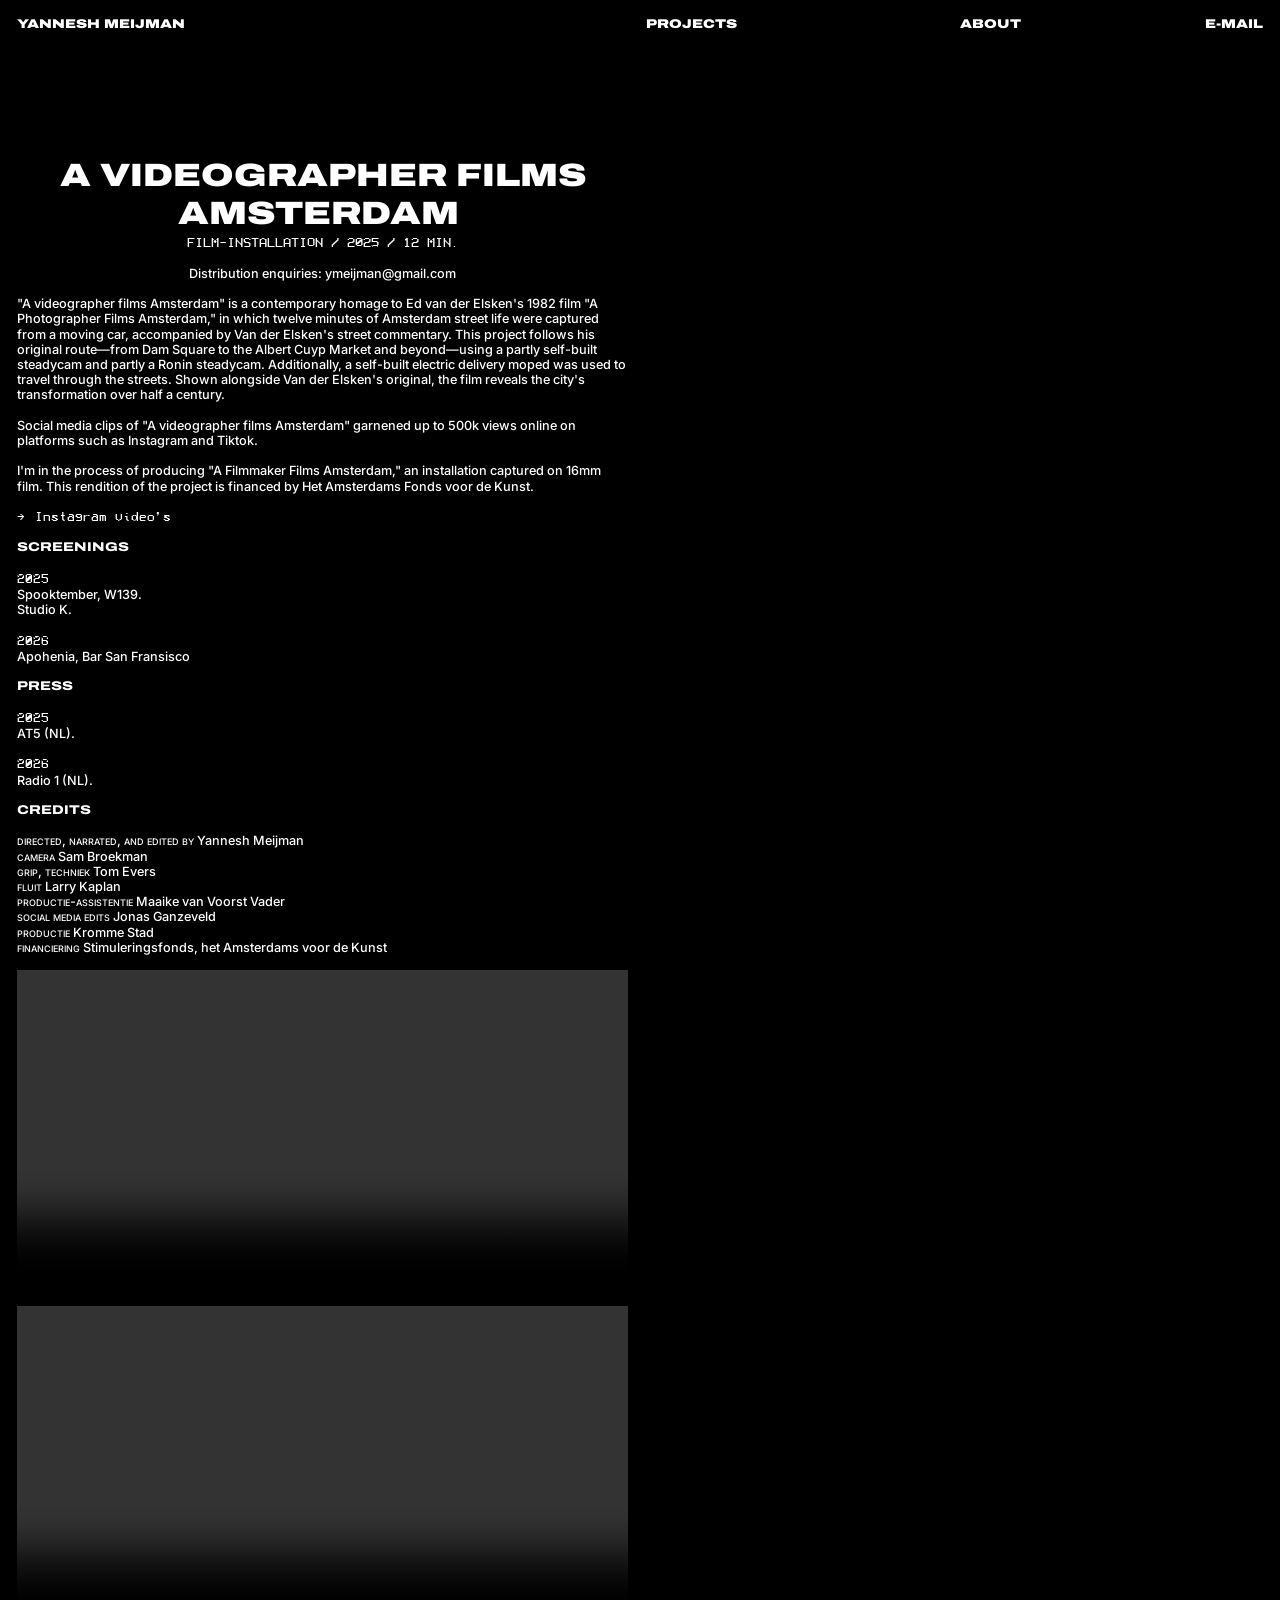
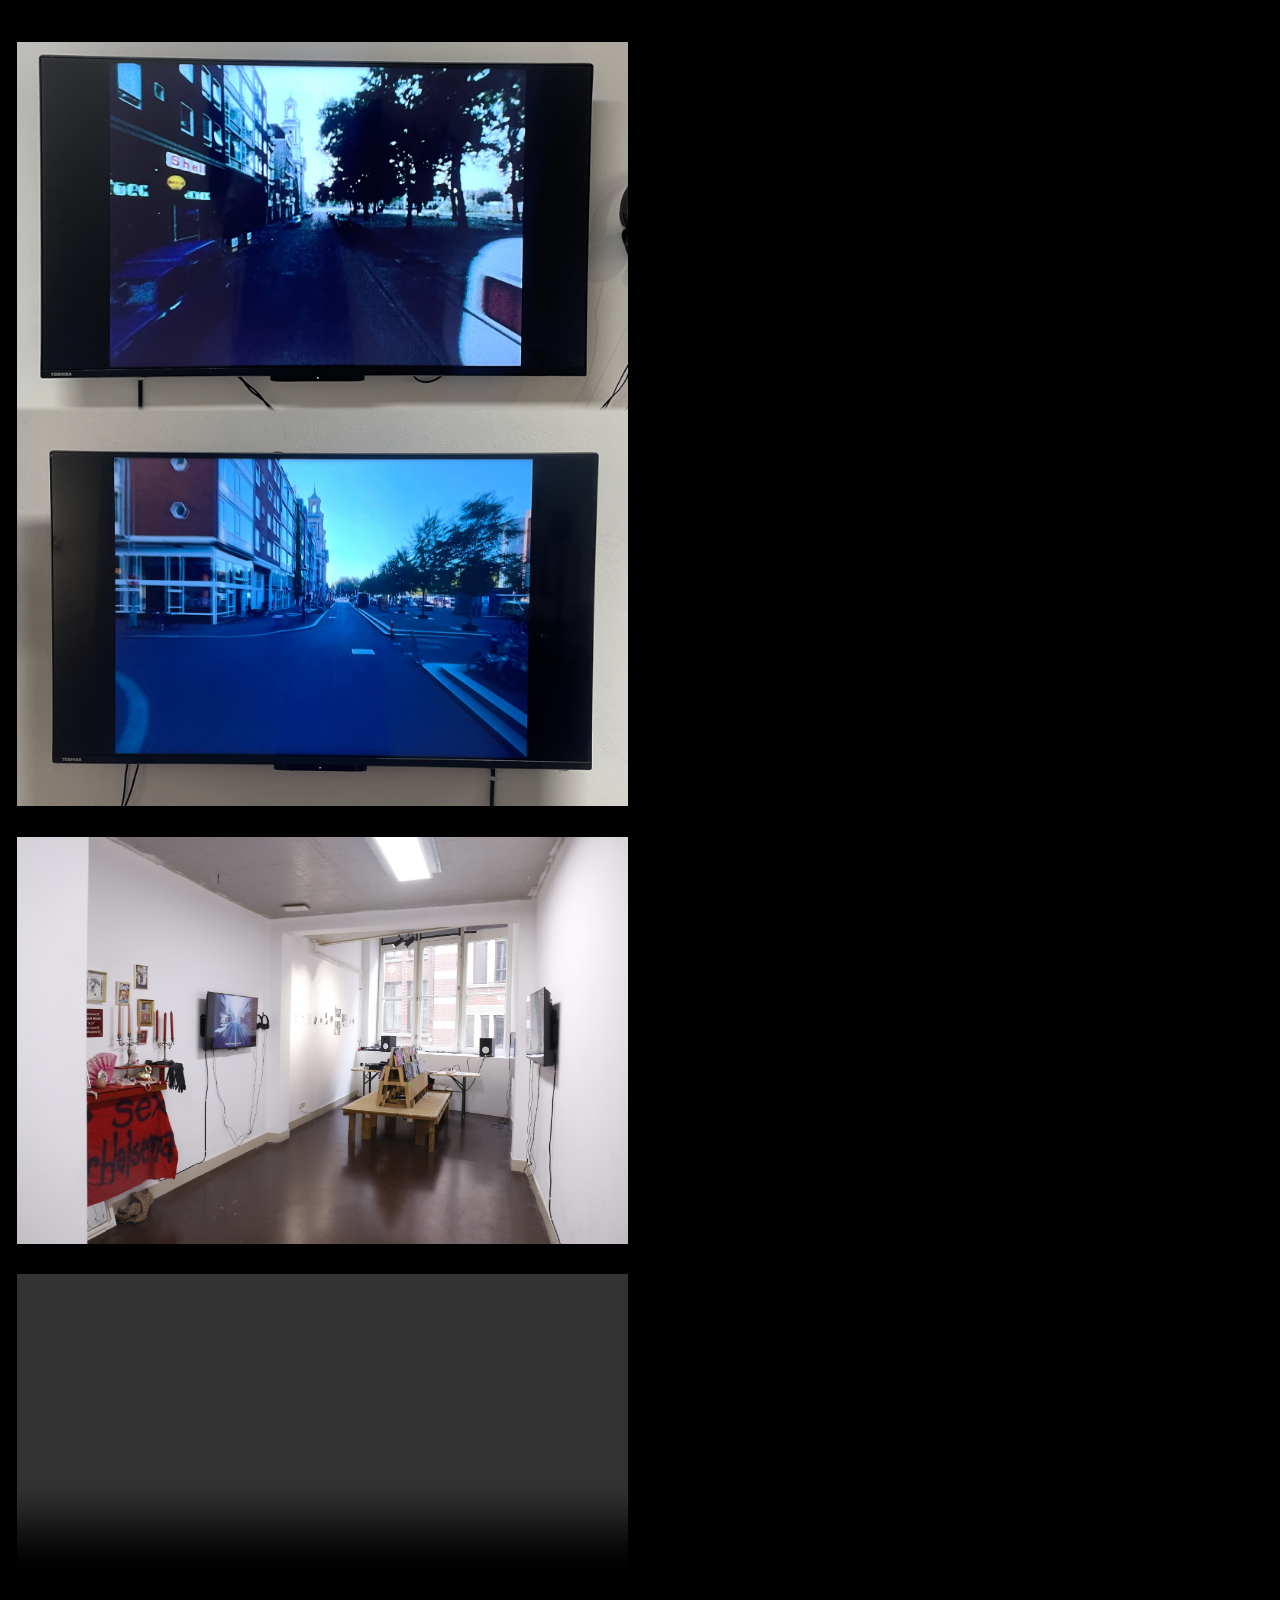
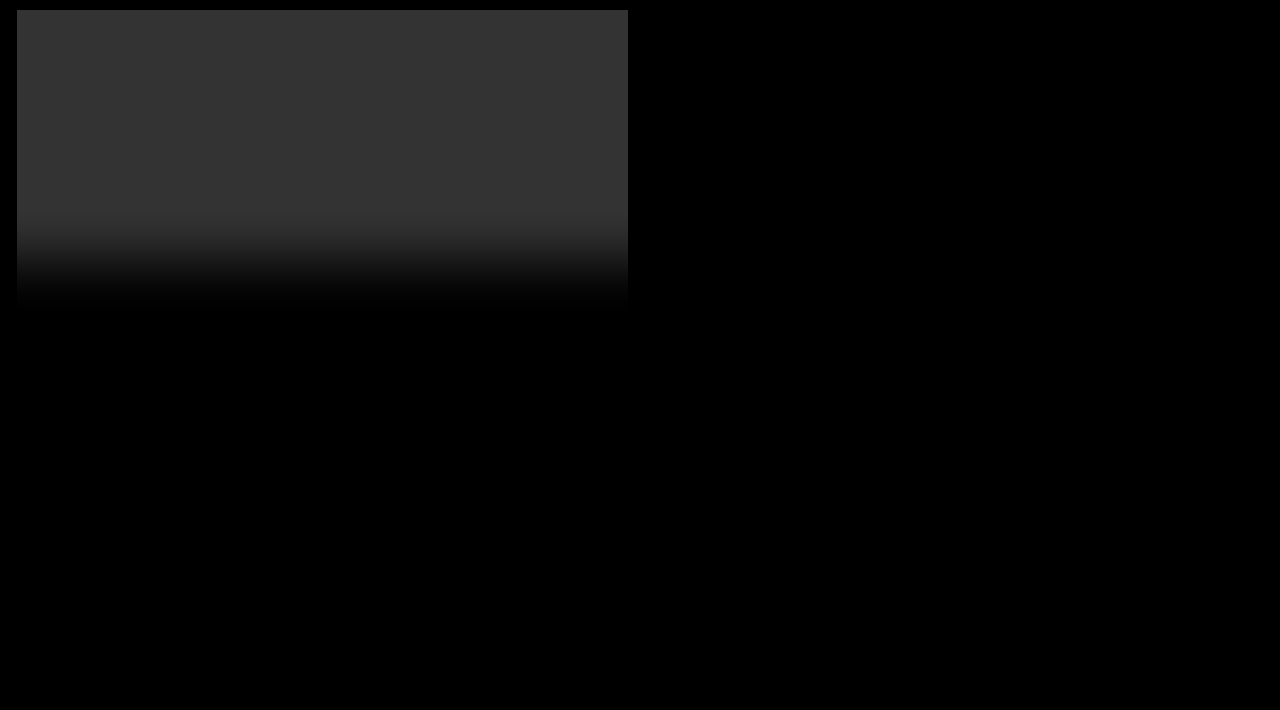
<file: a-videographer-films-amsterdam/index.html>
<!doctype html>
<html lang="en">
<head>
  <meta charset="utf-8">
  <meta name="viewport" content="width=device-width, initial-scale=1">
  <title>A Videographer films Amsterdam — Yannesh Meijman</title>
  <meta name="description" content="A VIDEOGRAPHER FILMS AMSTERDAM FILM-INSTALLATION / 2025 / 12 Min. Distribution enquiries: ymeijman@gmail.com &quot;A videographer films Amsterdam&quot; is a contempo">
  <link rel="icon" href="../assets/favicon.ico">
  <link rel="stylesheet" href="../assets/css/site.css">
</head>
<body class="project">
  <header class="site-header desktop">
    <div class="cols">
      <div class="col" style="--span:6"><a class="header-link" href="../">Yannesh Meijman</a></div>
      <div class="col" style="--span:3"><a class="header-link" href="../projects/">Projects</a></div>
      <div class="col" style="--span:2"><a class="header-link" href="../about/">About</a></div>
      <div class="col right" style="--span:1"><a class="header-link" href="mailto:ymeijman@gmail.com">E-mail</a></div>
    </div>
  </header>
  <header class="site-header mobile">
    <a class="header-link" href="../">Yannesh Meijman</a>
    <span class="card-line">Filmmaker</span>
    <a class="card-line" href="mailto:ymeijman@gmail.com">ymeijman@gmail.com</a>
    <nav>
      <a class="header-link" href="../projects/">Projects</a>
      <a class="header-link" href="../about/">About</a>
    </nav>
  </header>
  <main class="project-page">
    <article class="content">
<div style="text-align: center"><span class="project-name">A VIDEOGRAPHER FILMS AMSTERDAM <br></span><span class="sub-headline">FILM-INSTALLATION / 2025 / 12 Min.</span><br>Distribution enquiries: ymeijman@gmail.com<br>
</div><br>
&#x22;A videographer films Amsterdam&#x22; is a contemporary homage to Ed van der Elsken&#x27;s 1982 film &#x22;A Photographer Films Amsterdam,&#x22; in which twelve minutes of Amsterdam street life were captured from a moving car, accompanied by Van der Elsken&#x27;s street commentary. This project follows his original route—from Dam Square to the Albert Cuyp Market and beyond—using a partly self-built steadycam and partly a Ronin steadycam. Additionally, a self-built electric delivery moped was used to travel through the streets. Shown alongside Van der Elsken&#x27;s original, the film reveals the city&#x27;s transformation over half a century.<br>
<br>
Social media clips of &#x22;A videographer films Amsterdam&#x22; garnened up to 500k views online on platforms such as Instagram and Tiktok.<br>
<br>
I&#x27;m in the process of producing &#x22;A Filmmaker Films Amsterdam,&#x22; an installation captured on 16mm film. This rendition of the project is financed by Het Amsterdams Fonds voor de Kunst.<br>
<br>

<h2><span class="icon icon-arrow">→</span> <a href="https://www.instagram.com/reel/DPGLXiKEzND/">Instagram video’s</a></h2><br>
<h1><br>
ScreeningS<br>
<br>
</h1><br>
<h2>2025</h2><br>
Spooktember, W139.<br>
Studio K.<br>
<br>
<h2>2026</h2><br>
Apohenia, Bar San Fransisco<br>
<br>
<h1>PresS<br>
<br>
</h1><br>
<h2>2025</h2><br><a href="https://www.at5.nl/artikelen/234760/amsterdam-toen-en-nu-filmklassieker-van-ed-van-der-elsken-krijgt-bakfiets-remake" target="_blank">AT5 (NL)</a>.<br>
<br>
<h2>2026</h2><br>
<a href="https://www.nporadio1.nl/fragmenten/de-rode-draad/019e8784-0699-704b-9548-c63b848bb50a/2026-06-02-na-45-jaar-een-remake-van-een-fotograaf-filmt-amsterdam" target="_blank">Radio 1 (NL).</a><br>
<br>
<h1>Credits<br>
<br>
</h1><br><span class="small-caps">directed, NARRATED, AND edited by</span> Yannesh Meijman<br><span class="small-caps">Camera </span>Sam Broekman<br>
<span class="small-caps">GRIP, TECHNIEK </span>Tom Evers<br><span class="small-caps">fluit </span>Larry Kaplan<br><span class="small-caps">PRODUCTIE-ASSISTENTIE </span>Maaike van Voorst Vader<br><span class="small-caps">SOCIAL MEDIA EDITS </span>Jonas Ganzeveld<br>
<span class="small-caps">PRODUCTIE </span>Kromme Stad<br>
<span class="small-caps">FINANCIERING </span>Stimuleringsfonds, het Amsterdams voor de Kunst<br>
 
<br>
<video class="media" src="../assets/media/bar-san-francisco-kleiner.mp4" width="1080" height="1920" controls playsinline preload="metadata"></video><br>
<br>
<video class="media" src="../assets/media/een-videograaf-filmt-amsterdam-clip-4-9x16-1.mp4" width="1080" height="1920" controls playsinline preload="metadata"></video><br>
<br><img class="media zoomable" src="../assets/media/videograaf-filmt-amsterdam-vergelijken.jpg" width="2000" height="2500" alt="A Videographer films Amsterdam" loading="lazy"><br>
<br>
<img class="media zoomable" src="../assets/media/mg-9540.jpg" width="5472" height="3648" alt="A Videographer films Amsterdam" loading="lazy"><br>
<br>
<video class="media" src="../assets/media/img-6999.mp4" width="1920" height="1440" controls playsinline preload="metadata"></video><br>
<br>
<video class="media" src="../assets/media/img-7066.mp4" width="1920" height="1080" controls playsinline preload="metadata"></video><br>
<br>
<video class="media" src="../assets/media/img-7069.mp4" width="1920" height="1440" autoplay muted loop playsinline></video>
    </article>
    <div class="backdrop" data-youtube="9k5cksxPOnI" data-fit="contain" data-title="A Videographer films Amsterdam — loop"><div class="frame"></div></div>
  </main>
  <script src="../assets/js/site.js" defer></script>
</body>
</html>
</file>
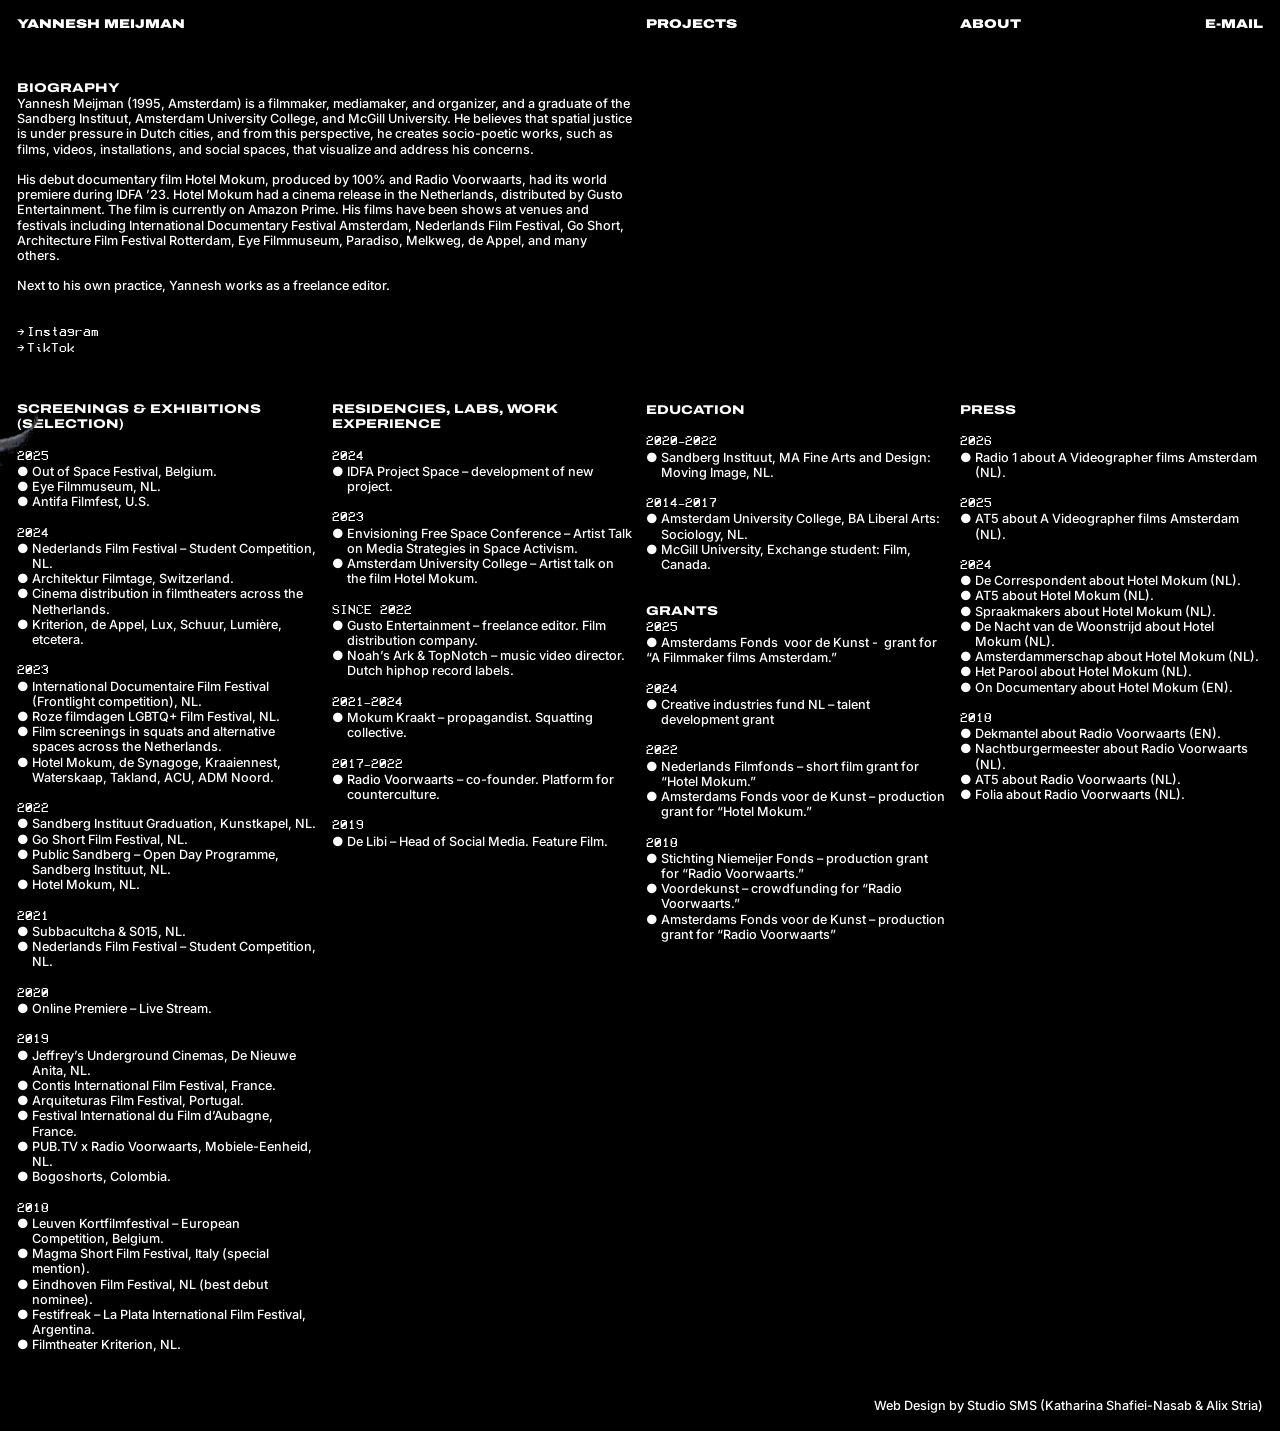
<file: about/index.html>
<!doctype html>
<html lang="en">
<head>
  <meta charset="utf-8">
  <meta name="viewport" content="width=device-width, initial-scale=1">
  <title>About — Yannesh Meijman</title>
  <meta name="description" content="Yannesh Meijman (1995, Amsterdam) is a filmmaker, mediamaker, and organizer, and a graduate of the Sandberg Instituut, Amsterdam University College, and Mc">
  <link rel="icon" href="../assets/favicon.ico">
  <link rel="stylesheet" href="../assets/css/site.css">
</head>
<body class="about">
  <header class="site-header desktop">
    <div class="cols">
      <div class="col" style="--span:6"><a class="header-link" href="../">Yannesh Meijman</a></div>
      <div class="col" style="--span:3"><a class="header-link" href="../projects/">Projects</a></div>
      <div class="col" style="--span:2"><a class="header-link" href="../about/">About</a></div>
      <div class="col right" style="--span:1"><a class="header-link" href="mailto:ymeijman@gmail.com">E-mail</a></div>
    </div>
  </header>
  <header class="site-header mobile">
    <a class="header-link" href="../">Yannesh Meijman</a>
    <span class="card-line">Filmmaker</span>
    <a class="card-line" href="mailto:ymeijman@gmail.com">ymeijman@gmail.com</a>
    <nav>
      <a class="header-link" href="../projects/">Projects</a>
      <a class="header-link" href="../about/">About</a>
    </nav>
  </header>
  <main>
<img class="flyer" src="../assets/media/pigeon.gif" alt="" data-speed="40"><br><div class="cols" style="--gutter:1rem"><div class="col" style="--span:6"><h1>Biography</h1>
<br>Yannesh Meijman (1995, Amsterdam) is a filmmaker, mediamaker, and organizer, and a graduate of the Sandberg Instituut, Amsterdam University College, and McGill University. He believes that spatial justice is under pressure in Dutch cities, and from this perspective, he creates socio-poetic works, such as films, videos, installations, and social spaces, that visualize and address his concerns.<br>
<br>His debut documentary film Hotel Mokum, produced by 100% and Radio Voorwaarts, had its world premiere during IDFA ’23. Hotel Mokum had a cinema release in the Netherlands, distributed by Gusto Entertainment. The film is currently on Amazon Prime. His films have been shows at venues and festivals including International Documentary Festival Amsterdam, Nederlands Film Festival, Go Short, Architecture Film Festival Rotterdam, Eye Filmmuseum, Paradiso, Melkweg, de Appel, and many others. <br><br>Next to his own practice, Yannesh works as a freelance editor.</div><div class="col" style="--span:6"></div></div><br>
<br>
<h2><span class="icon icon-arrow">→</span><a href="https://www.instagram.com/theodorusgoon" target="_blank">Instagram</a></h2><br><h2><span class="icon icon-arrow">→</span><a href="https://www.tiktok.com/theodorusgoon">TikTok</a>
</h2><br>
<br>
<br>
<br>
<div class="cols" style="--gutter:1rem"><div class="col" style="--span:3"><small><h1>Screenings &#x26; Exhibitions (selection)</h1></small><span><br>
<br>
<small><h2>2025</h2></small><small><br><ul class="lineated"><li><span class="icon">●</span>Out of Space Festival, Belgium.<br></li></ul>
<span><ul class="lineated"><li><span><span class="icon">●</span></span>Eye Filmmuseum, NL.<br></li><li><span><span class="icon">●</span></span>Antifa Filmfest, U.S.</li></ul></span><br>
</small><small><h2>2024</h2></small><small><br><ul class="lineated"><li><span><span class="icon">●</span></span>Nederlands Film Festival – Student Competition, NL.<br></li><li><span><span class="icon">●</span></span>Architektur Filmtage, Switzerland.<br></li><li><span><span class="icon">●</span></span>Cinema distribution in filmtheaters across the Netherlands.<br></li><li><span><span class="icon">●</span></span>Kriterion, de Appel, Lux, Schuur, Lumière, etcetera.<br></li></ul>
<br></small><small><h2>2023</h2></small><small><br><ul class="lineated"><li><span><span class="icon">●</span></span>International Documentaire Film Festival (Frontlight competition), NL.<br></li><li><span><span class="icon">●</span></span>Roze filmdagen LGBTQ+ Film Festival, NL.<br></li><li><span><span class="icon">●</span></span>Film screenings in squats and alternative spaces across the Netherlands.<br></li><li><span><span class="icon">●</span></span>Hotel Mokum, de Synagoge, Kraaiennest, Waterskaap, Takland, ACU, ADM Noord.<br></li></ul>
<br>
</small><small><h2>2022</h2></small><small><br><ul class="lineated"><li><span><span class="icon">●</span></span>Sandberg Instituut Graduation, Kunstkapel, NL.<br></li><li><span><span class="icon">●</span></span>Go Short Film Festival, NL.<br></li><li><span><span class="icon">●</span></span>Public Sandberg – Open Day Programme, Sandberg Instituut, NL.<br></li><li><span><span class="icon">●</span></span>Hotel Mokum, NL.<br></li></ul>
<br>
</small><small><h2>2021</h2></small><small><br><ul class="lineated"><li><span><span class="icon">●</span></span>Subbacultcha &#x26; S015, NL.<br></li><li><span><span class="icon">●</span></span>Nederlands Film Festival – Student Competition, NL.<br></li></ul><br>
</small><small><h2>2020</h2></small><small><br><ul class="lineated"><li><span><span class="icon">●</span></span>Online Premiere – Live Stream.<br></li></ul>
<br>
</small><small><h2>2019</h2></small><small><br><ul class="lineated"><li><span><span class="icon">●</span></span>Jeffrey’s Underground Cinemas, De Nieuwe Anita, NL.<br></li><li><span><span class="icon">●</span></span>Contis International Film Festival, France.<br></li><li><span><span class="icon">●</span></span>Arquiteturas Film Festival, Portugal.<br></li><li><span><span class="icon">●</span></span>Festival International du Film d’Aubagne, France.<br></li><li><span><span class="icon">●</span></span>PUB.TV x Radio Voorwaarts, Mobiele-Eenheid, NL.<br></li><li><span><span class="icon">●</span></span>Bogoshorts, Colombia.<br></li></ul>
<br>
</small><small><h2>2018</h2></small><small><br><ul class="lineated"><li><span><span class="icon">●</span></span>Leuven Kortfilmfestival – European Competition, Belgium.<br></li><li><span><span class="icon">●</span></span>Magma Short Film Festival, Italy (special mention).<br></li><li><span><span class="icon">●</span></span>Eindhoven Film Festival, NL (best debut nominee).<br></li><li><span><span class="icon">●</span></span>Festifreak – La Plata International Film Festival, Argentina.<br></li><li><span><span class="icon">●</span></span>Filmtheater Kriterion, NL.<br><br><br></li></ul></small></span></div><div class="col" style="--span:3"><span><small><ul class="lineated"></ul><span><h1>Residencies, Labs, work experience
<br>
<br>
</h1><br>
<h2>2024</h2><br><span><ul class="lineated"><li></li></ul></span><span><ul class="lineated"><li></li></ul></span><ul class="lineated"><li><span class="icon">●</span>IDFA Project Space – development of new project.<br></li></ul>
<br>
<h2>2023</h2><br><ul class="lineated"><li><span class="icon">●</span>Envisioning Free Space Conference – Artist Talk on Media Strategies in Space Activism.<br></li><li><span class="icon">●</span>Amsterdam University College – Artist talk on the film Hotel Mokum.<br></li></ul><br>
<h2>SINCE 2022</h2><br><ul class="lineated"><li><span class="icon">●</span>Gusto Entertainment – freelance editor. Film distribution company.<br></li><li><span class="icon">●</span>Noah’s Ark &#x26; TopNotch – music video director. Dutch hiphop record labels.<br></li></ul><br>
<h2>2021–2024</h2><br><ul class="lineated"><li><span class="icon">●</span>Mokum Kraakt – propagandist. Squatting collective.<br></li></ul><br>
<h2>2017–2022</h2><br><ul class="lineated"><li>
<span class="icon">●</span>Radio Voorwaarts – co-founder. Platform for counterculture.<br></li></ul>
<br>
<span><span><h2>2019</h2><br><ul class="lineated"><li><span class="icon">●</span>De Libi – Head of Social Media. Feature Film.</li></ul></span></span><ul class="lineated"><li><br></li></ul>
<br></span></small></span></div><div class="col" style="--span:3"><span><h1>Education</h1><br>
<br><small><h2>2020–2022</h2></small><small><br><ul class="lineated"><li><span class="icon">●</span>Sandberg Instituut, MA Fine Arts and Design: Moving Image, NL.<br></li></ul><br></small><small><h2>2014–2017</h2></small><small><br><ul class="lineated"><li><span class="icon">●</span>Amsterdam University College, BA Liberal Arts: Sociology, NL.<br></li><li><span class="icon">●</span>McGill University, Exchange student: Film, Canada.</li></ul></small><small>
<br>
<br>
<span><h1>Grants</h1><br>
<h2>2025</h2><br>
<span><span class="icon">●</span>Amsterdams Fonds  voor de Kunst -  grant for “A Filmmaker films Amsterdam.”<ul class="lineated"><li></li></ul></span><br>
<h2>2024</h2><br><ul class="lineated"><li><span><span><span class="icon">●</span></span></span>Creative industries fund NL – talent development grant<br></li></ul><br><h2>2022</h2><br><ul class="lineated"><li><span><span><span class="icon">●</span></span></span>Nederlands Filmfonds – short film grant for “Hotel Mokum.”<br></li><li><span class="icon">●</span>Amsterdams Fonds voor de Kunst – production grant for “Hotel Mokum.”<br></li></ul><br><h2>2018</h2><br><ul class="lineated"><li><span><span><span class="icon">●</span></span></span>Stichting Niemeijer Fonds – production grant for “Radio Voorwaarts.”<br></li><li><span><span><span class="icon">●</span></span></span>Voordekunst – crowdfunding for “Radio Voorwaarts.”<br></li><li><span><span><span class="icon">●</span></span></span>Amsterdams Fonds voor de Kunst – production grant for “Radio Voorwaarts”<br><br></li></ul></span><br></small></span></div><div class="col" style="--span:3"><span><small><ul class="lineated"></ul><h1>Press</h1><br>
<br>
</small><small><h2>2026</h2><span><ul class="lineated"><li><span><span><span><span><span><span class="icon">●</span></span>Radio 1 about A Videographer films Amsterdam (NL). <ul class="lineated"><li></li></ul></span></span></span></span></li></ul><br>
<h2>2025</h2><br><ul class="lineated"><li>
<span><span><span class="icon">●</span>AT5 about A Videographer films Amsterdam (NL).</span> </span></li></ul></span></small></span><span><small><h2><br>
2024</h2></small><small><br><ul class="lineated"><li>
<a href="https://decorrespondent.nl/15273/deze-film-laat-zien-hoe-jonge-krakers-dromen-van-een-andere-stad/74c4f0e8-0186-0f0b-32b7-7bee98c2018e"><span><span><span class="icon">●</span></span></span>De Correspondent</a> about Hotel Mokum (NL).<br></li><li>
<a href="https://youtu.be/rYSA9iA_QDQ?si=4m9bIcTesli0Ki01"><span><span><span class="icon">●</span></span></span>AT5 </a>about Hotel Mokum (NL).<br></li><li><a href="https://www.nporadio1.nl/uitzendingen/spraakmakers/cb6efcb2-44b0-484f-9602-00c32861170c/2024-03-21-spraakmakers"><span><span><span class="icon">●</span></span></span>Spraakmakers</a> about Hotel Mokum (NL).<br></li><li>
<a href="https://www.nporadio1.nl/podcasts/de-nacht-van/104053/de-nacht-van-de-woonstrijd"><span><span><span class="icon">●</span></span></span>De Nacht van de Woonstrijd </a>about Hotel Mokum (NL).<br></li><li>
<a href="https://open.spotify.com/episode/70BGY3yOo06Vebzs1zbfNR?si=b5af13db74b84614"><span><span><span class="icon">●</span></span></span>Amsterdammerschap </a>about Hotel Mokum (NL).<br></li><li>
<a href="https://www.parool.nl/kunst-media/taak-een-van-de-krakers-van-hotel-marnix-kilo-s-duivenpoep-opruimen~b61a904d/"><span><span><span class="icon">●</span></span></span>Het Parool </a>about Hotel Mokum (NL).<br></li><li>
<a href="https://open.spotify.com/episode/1wgZvLogRllD5BDcxtQklb?si=1533f39ecdd24595"><span><span><span class="icon">●</span></span></span>On Documentary</a> about Hotel Mokum (EN).<br></li></ul></small></span><span>
<br>
<small><h2>2018</h2></small><small><br><ul class="lineated"><li>
<a href="https://dekmantel.com/editorial/what-to-watch-short-films"><span><span><span class="icon">●</span></span></span>Dekmantel</a> about Radio Voorwaarts (EN).<br></li><li>
<a href="https://nachtburgemeester.amsterdam/De-Rookruimte-3-met-cultuurwethouder-Touria-Meliani-en-filmmaker"><span><span><span class="icon">●</span></span></span>Nachtburgermeester</a> about Radio Voorwaarts (NL).<br></li><li>
<a href="https://www.at5.nl/artikelen/189682/filmakers-maken-korte-film-over-kraakpand-in-noord-een-verlies-van-thuishoren"><span><span><span class="icon">●</span></span></span>AT5</a> about Radio Voorwaarts (NL).<br></li><li>
<a href="https://www.folia.nl/actueel/120970/we-willen-met-deze-film-het-effect-van-stedelijke-vernieuwing-laten-zien"><span><span><span class="icon">●</span></span></span>Folia</a> about Radio Voorwaarts (NL).<br><br><br></li></ul></small></span></div></div><br><div style="text-align: right">Web Design by <a href="https://studio-s-m-s.com/" target="_blank">Studio SMS</a> (Katharina Shafiei-Nasab &#x26; Alix Stria)</div>
  </main>
  <script src="../assets/js/site.js" defer></script>
</body>
</html>
</file>
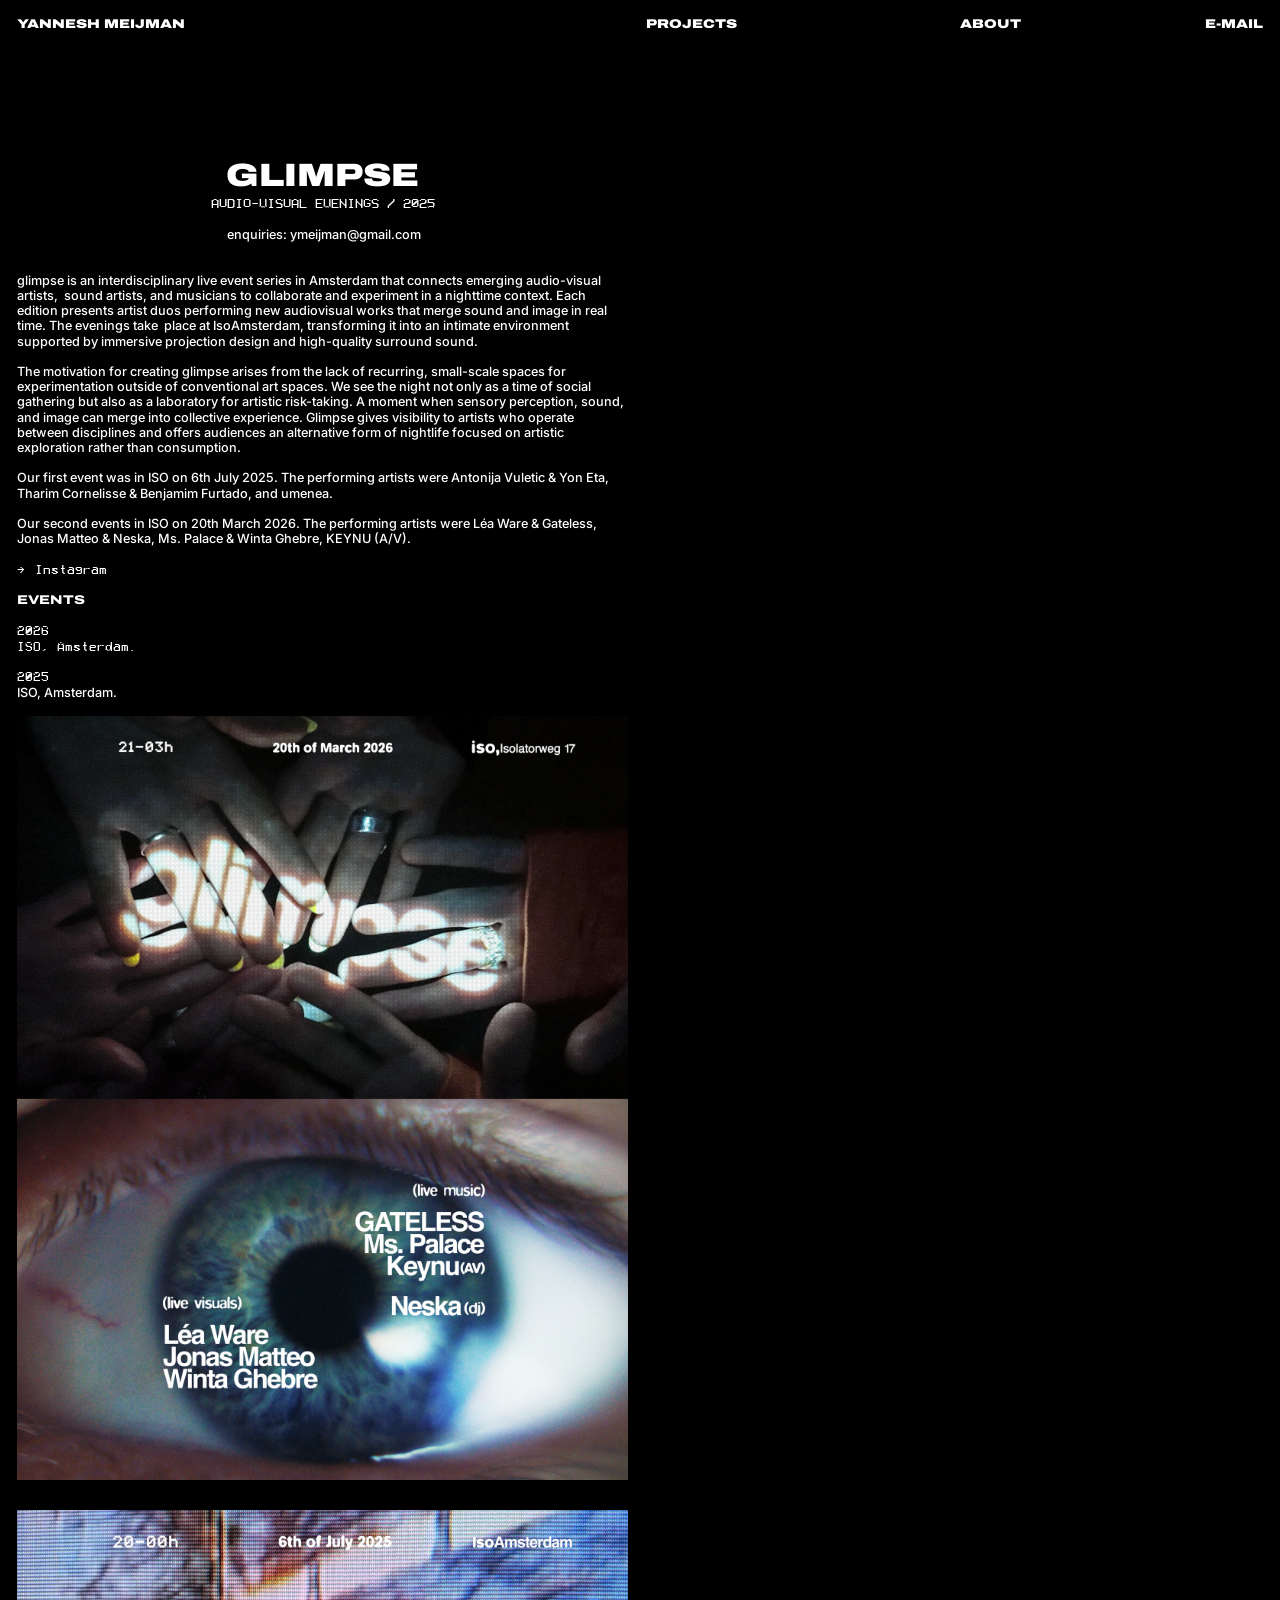
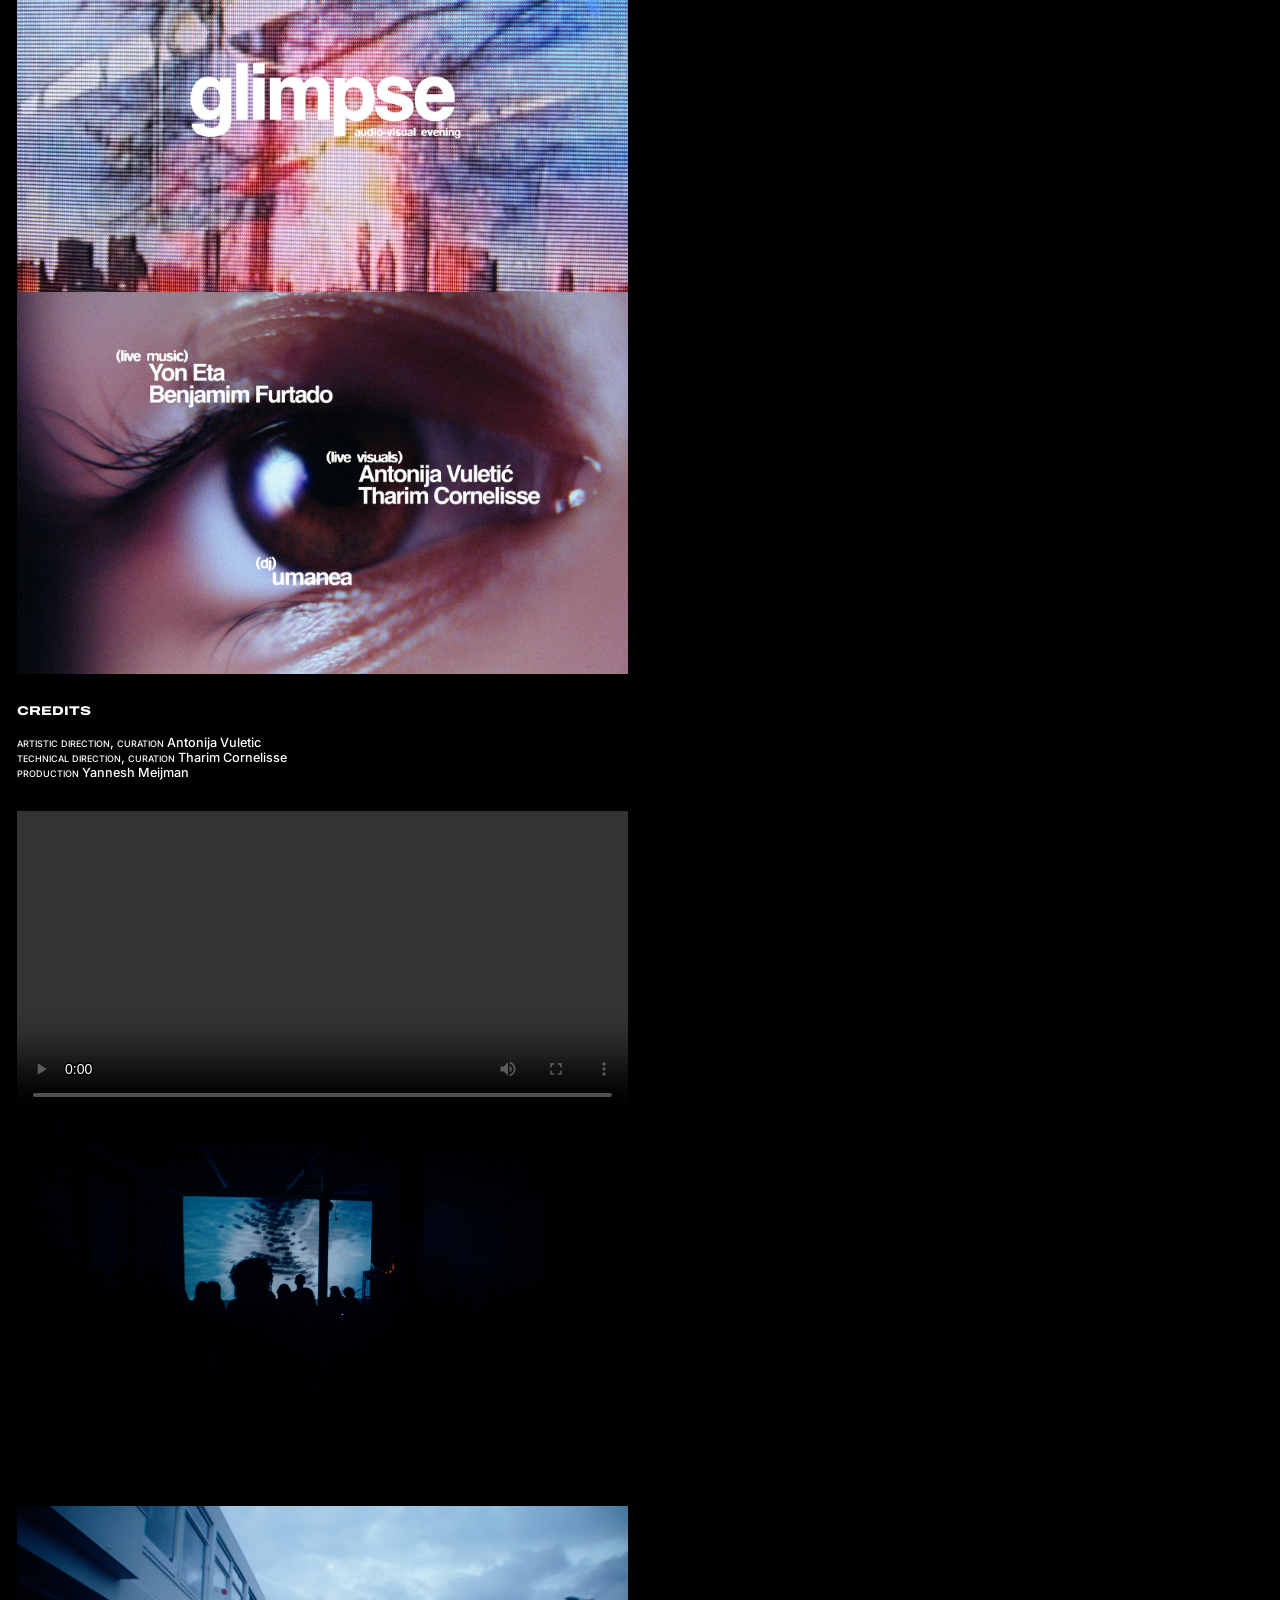
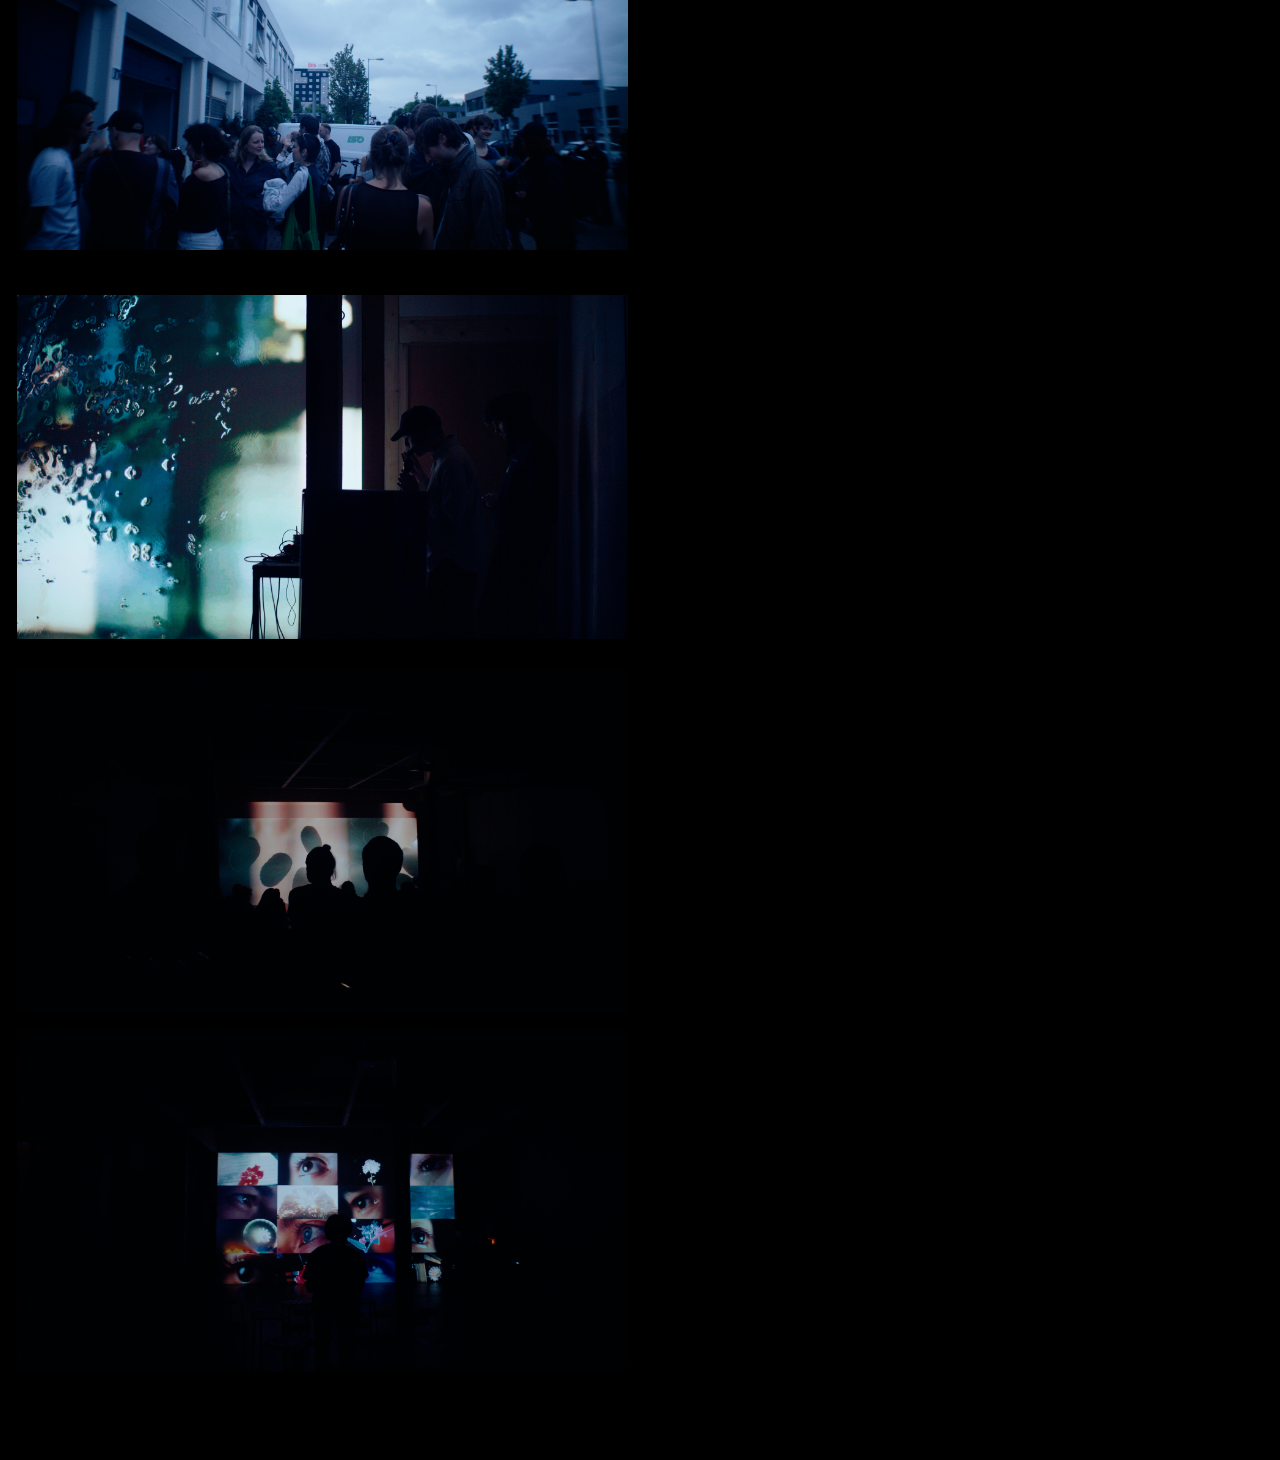
<file: glimpse/index.html>
<!doctype html>
<html lang="en">
<head>
  <meta charset="utf-8">
  <meta name="viewport" content="width=device-width, initial-scale=1">
  <title>Glimpse — Yannesh Meijman</title>
  <meta name="description" content="GLIMPSE audio-visual evenings / 2025 enquiries: ymeijman@gmail.com glimpse is an interdisciplinary live event series in Amsterdam that connects emerging au">
  <link rel="icon" href="../assets/favicon.ico">
  <link rel="stylesheet" href="../assets/css/site.css">
</head>
<body class="project">
  <header class="site-header desktop">
    <div class="cols">
      <div class="col" style="--span:6"><a class="header-link" href="../">Yannesh Meijman</a></div>
      <div class="col" style="--span:3"><a class="header-link" href="../projects/">Projects</a></div>
      <div class="col" style="--span:2"><a class="header-link" href="../about/">About</a></div>
      <div class="col right" style="--span:1"><a class="header-link" href="mailto:ymeijman@gmail.com">E-mail</a></div>
    </div>
  </header>
  <header class="site-header mobile">
    <a class="header-link" href="../">Yannesh Meijman</a>
    <span class="card-line">Filmmaker</span>
    <a class="card-line" href="mailto:ymeijman@gmail.com">ymeijman@gmail.com</a>
    <nav>
      <a class="header-link" href="../projects/">Projects</a>
      <a class="header-link" href="../about/">About</a>
    </nav>
  </header>
  <main class="project-page">
    <article class="content">
<div style="text-align: center"><span class="project-name">GLIMPSE<br></span><span class="sub-headline">audio-visual evenings<a href="https://www.instagram.com/glimpse.amst/followers/mutualOnly"></a> / 2025</span><br> enquiries: ymeijman@gmail.com<br>
<br>
</div><br>
glimpse is an interdisciplinary live event series in Amsterdam that connects emerging audio-visual artists,  sound artists, and musicians to collaborate and experiment in a nighttime context. Each edition presents artist duos performing new audiovisual works that merge sound and image in real time. The evenings take  place at IsoAmsterdam, transforming it into an intimate environment supported by immersive projection design and high-quality surround sound. <br>
<br>
The motivation for creating glimpse arises from the lack of recurring, small-scale spaces for experimentation outside of conventional art spaces. We see the night not only as a time of social gathering but also as a laboratory for artistic risk-taking. A moment when sensory perception, sound, and image can merge into collective experience. Glimpse gives visibility to artists who operate between disciplines and offers audiences an alternative form of nightlife focused on artistic exploration rather than consumption. <br>
<br>
Our first event was in ISO on 6th July 2025. The performing artists were Antonija Vuletic &#x26; Yon Eta, Tharim Cornelisse &#x26; Benjamim Furtado, and umenea.<br>
<br>
Our second events in ISO on 20th March 2026. The performing artists were Léa Ware &#x26; Gateless, Jonas Matteo &#x26; Neska, Ms. Palace &#x26; Winta Ghebre, KEYNU (A/V).<br>
<br>

<h2><span class="icon icon-arrow">→</span> <a href="https://www.instagram.com/glimpse.amst/">Instagram</a></h2><br>
<h1><br>
Events<br>
<br>
</h1><br>
<h2>2026 <br>ISO, Amsterdam.<br>
<br>
2025</h2> <br>ISO, Amsterdam.<br>
<br>
<img class="media zoomable" src="../assets/media/ig-post-final-edited.jpg" width="4500" height="5625" alt="Glimpse" loading="lazy"><br>
<br>
<img class="media zoomable" src="../assets/media/glimpse-ig-post-confirmed.jpg" width="4500" height="5625" alt="Glimpse" loading="lazy"><br>
<h1><br>
Credits<br>
<br>
</h1><br><span class="small-caps">ARTISTIC DIRECTION, cURATION </span>Antonija Vuletic<br>
<span class="small-caps">TECHNICAL DIRECTION, CURATION </span>Tharim Cornelisse<br>
<span class="small-caps">PRODUCTION </span>Yannesh Meijman<br>
<br>
<br>
<video class="media" src="../assets/media/mokum-kraakt-clip.mp4" width="1276" height="718" controls playsinline preload="metadata"></video><img class="media zoomable" src="../assets/media/glimpse-footage-everything-00-19-06-23-still015.jpg" width="4608" height="2592" alt="Glimpse" loading="lazy"><br>
<br>
<br>
<img class="media zoomable" src="../assets/media/glimpse-footage-everything-00-22-14-22-still018.jpg" width="4608" height="2592" alt="Glimpse" loading="lazy"><br>
<br>
<br>
<img class="media zoomable" src="../assets/media/glimpse-footage-everything-00-25-43-07-still024.jpg" width="4608" height="2592" alt="Glimpse" loading="lazy"><br>
<br>
<img class="media zoomable" src="../assets/media/glimpse-footage-everything-00-27-45-16-still026.jpg" width="4608" height="2592" alt="Glimpse" loading="lazy"><br>
<img class="media zoomable" src="../assets/media/glimpse-footage-everything-00-02-06-19-still003.jpg" width="4608" height="2592" alt="Glimpse" loading="lazy"><br>
<br>
    </article>
    <div class="backdrop" data-youtube="A8pbiDPiRjI" data-fit="contain" data-title="Glimpse — loop"><div class="frame"></div></div>
  </main>
  <script src="../assets/js/site.js" defer></script>
</body>
</html>
</file>
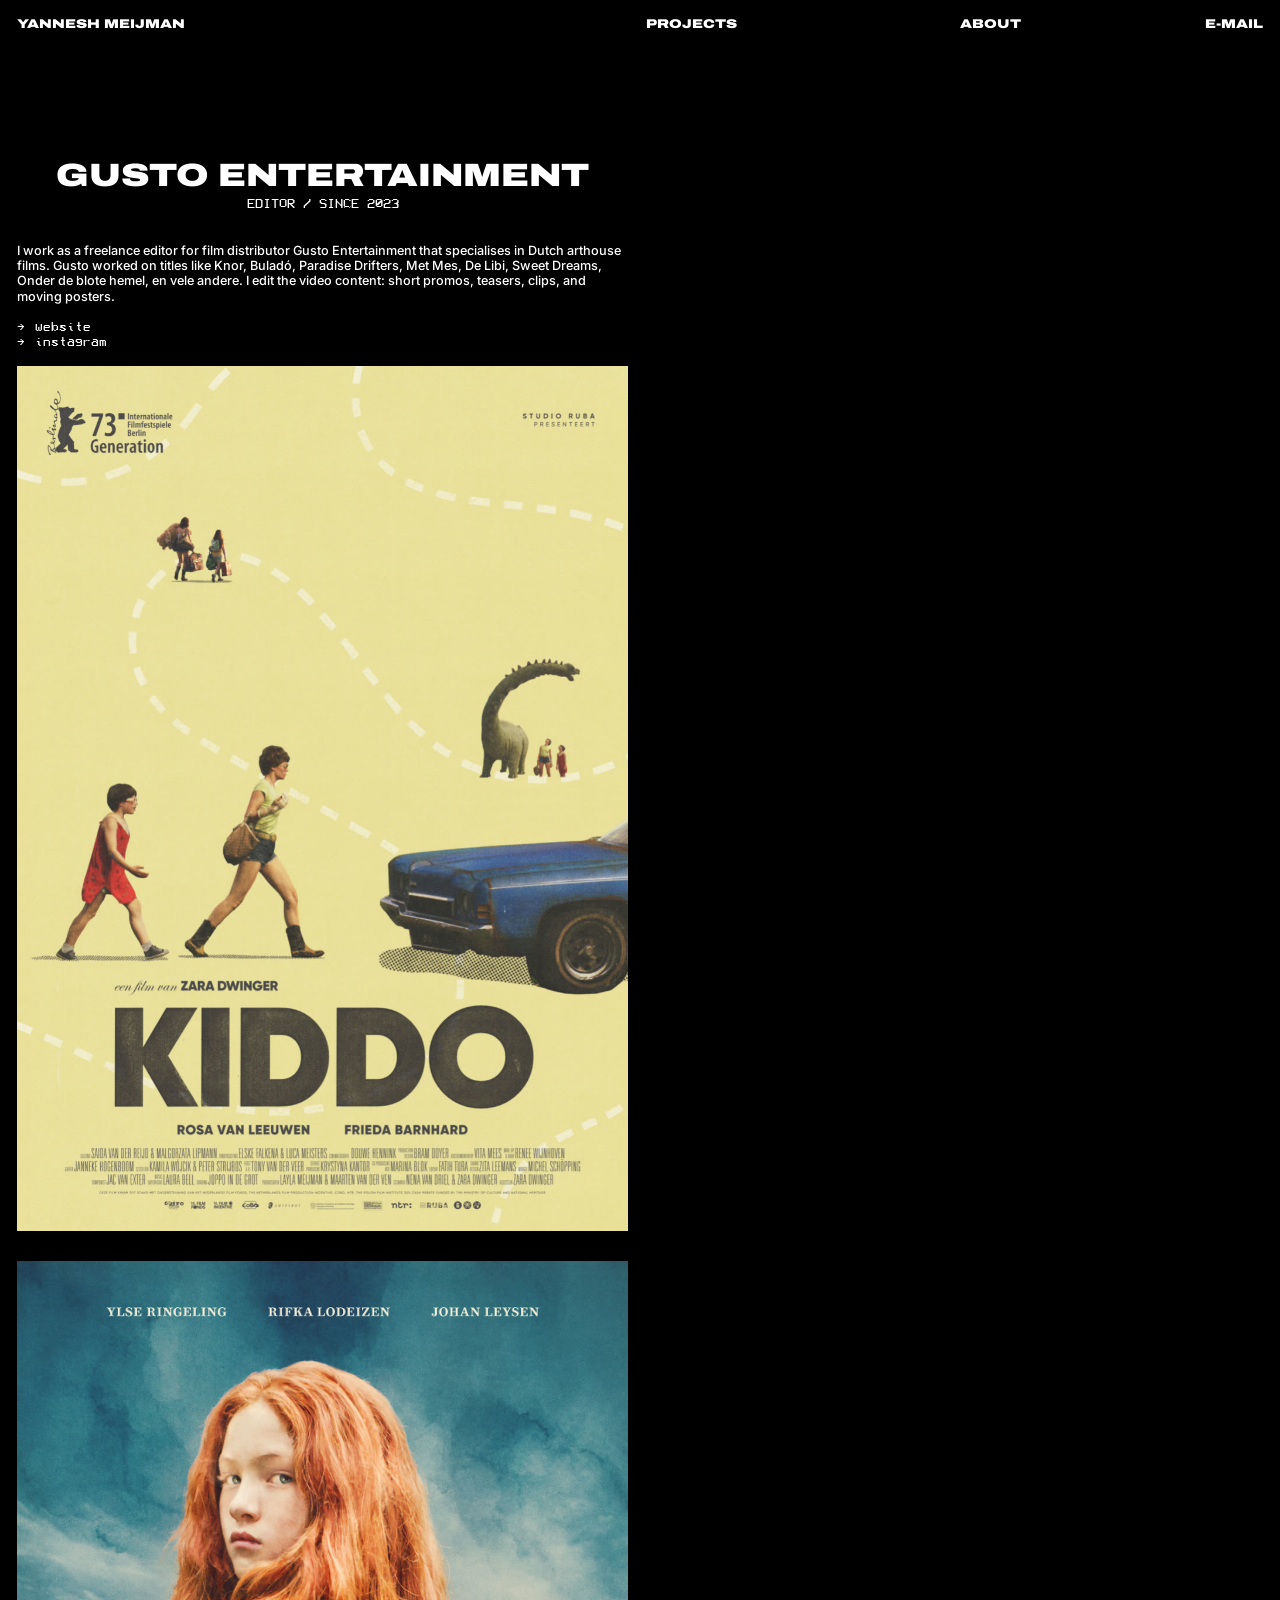
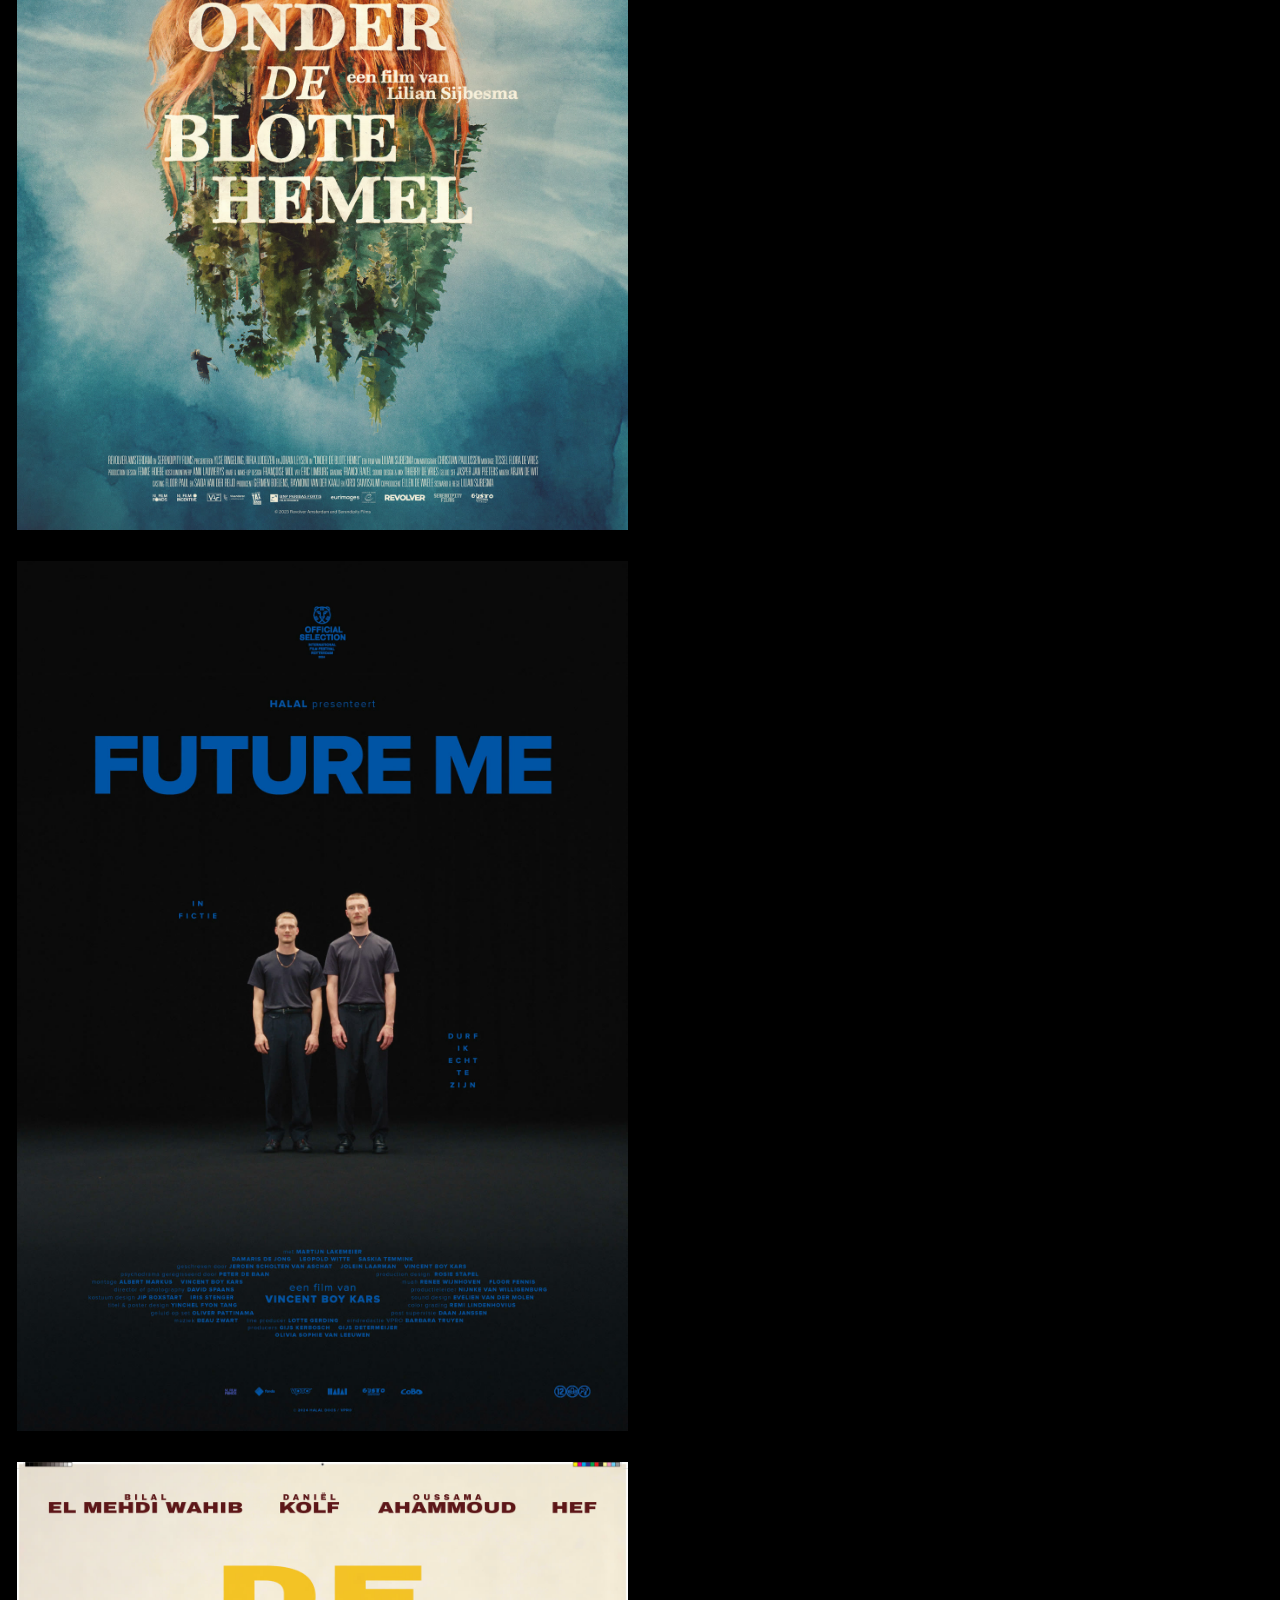
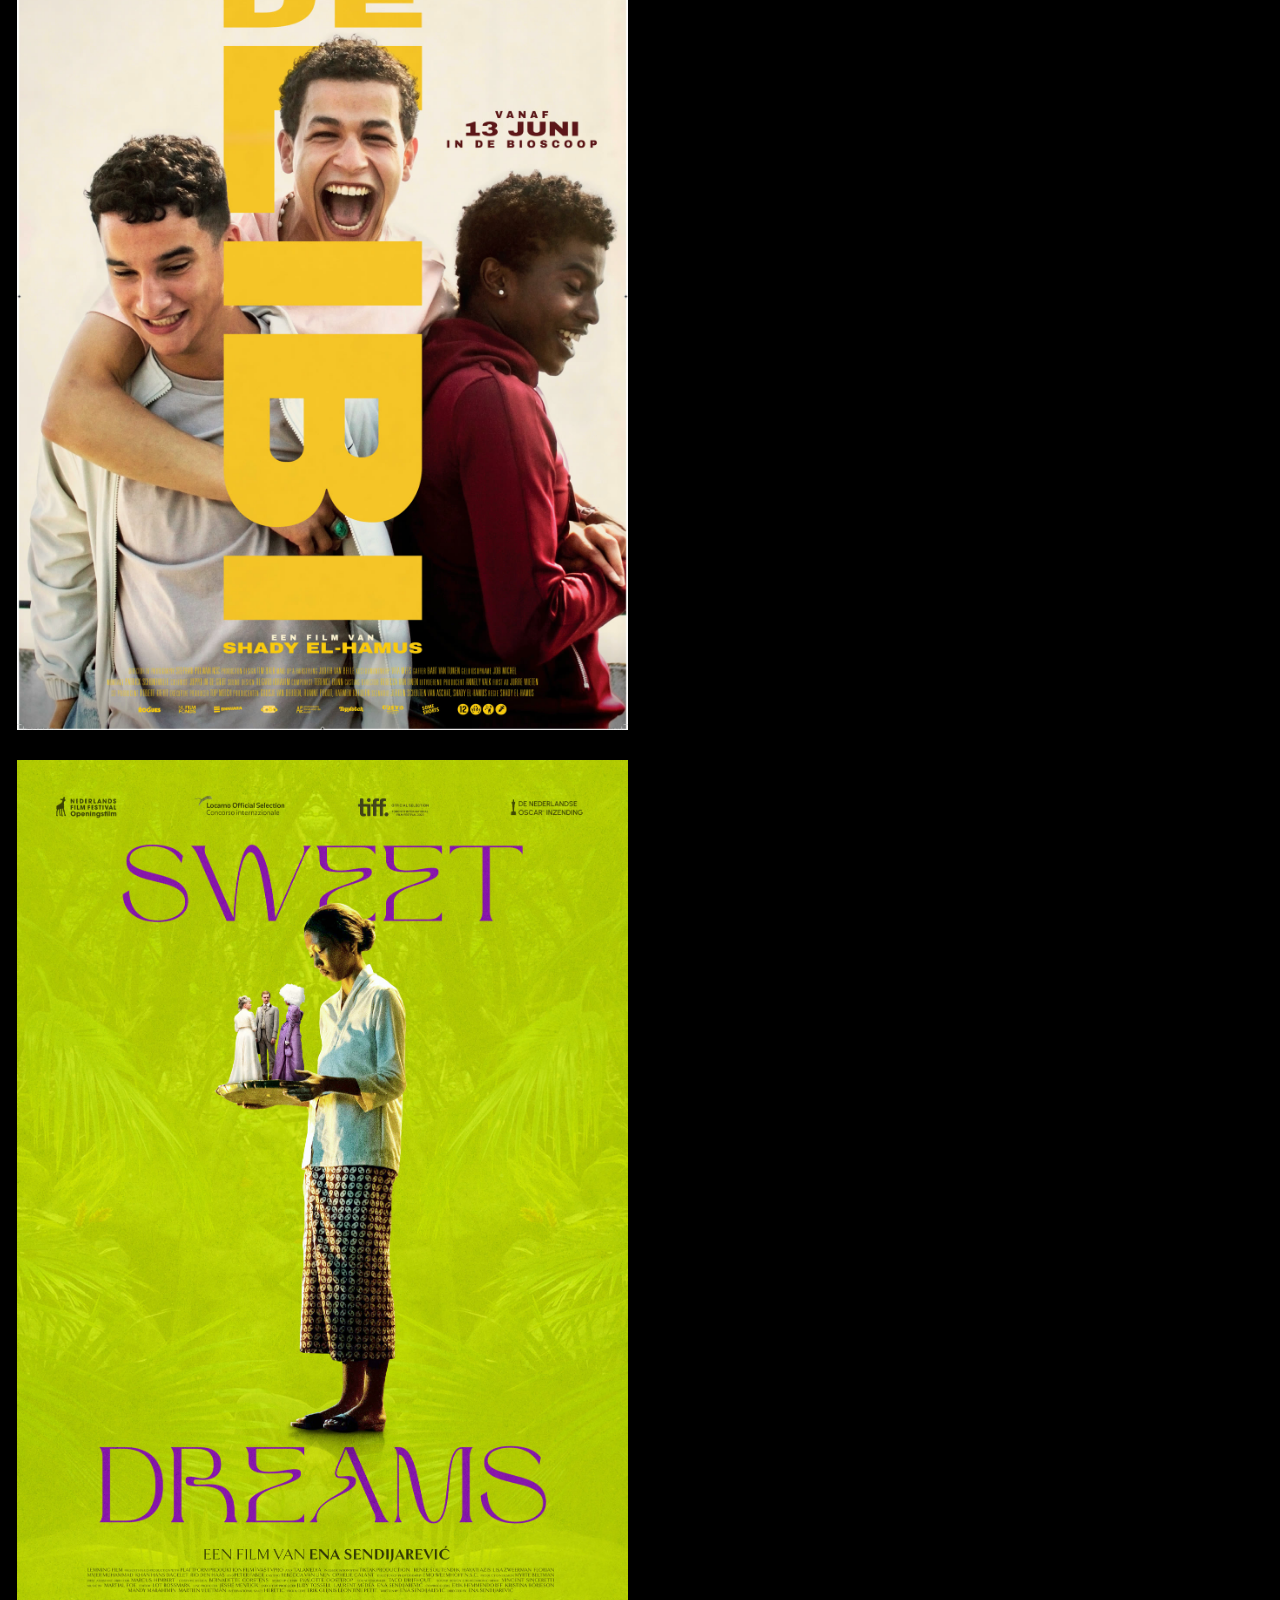
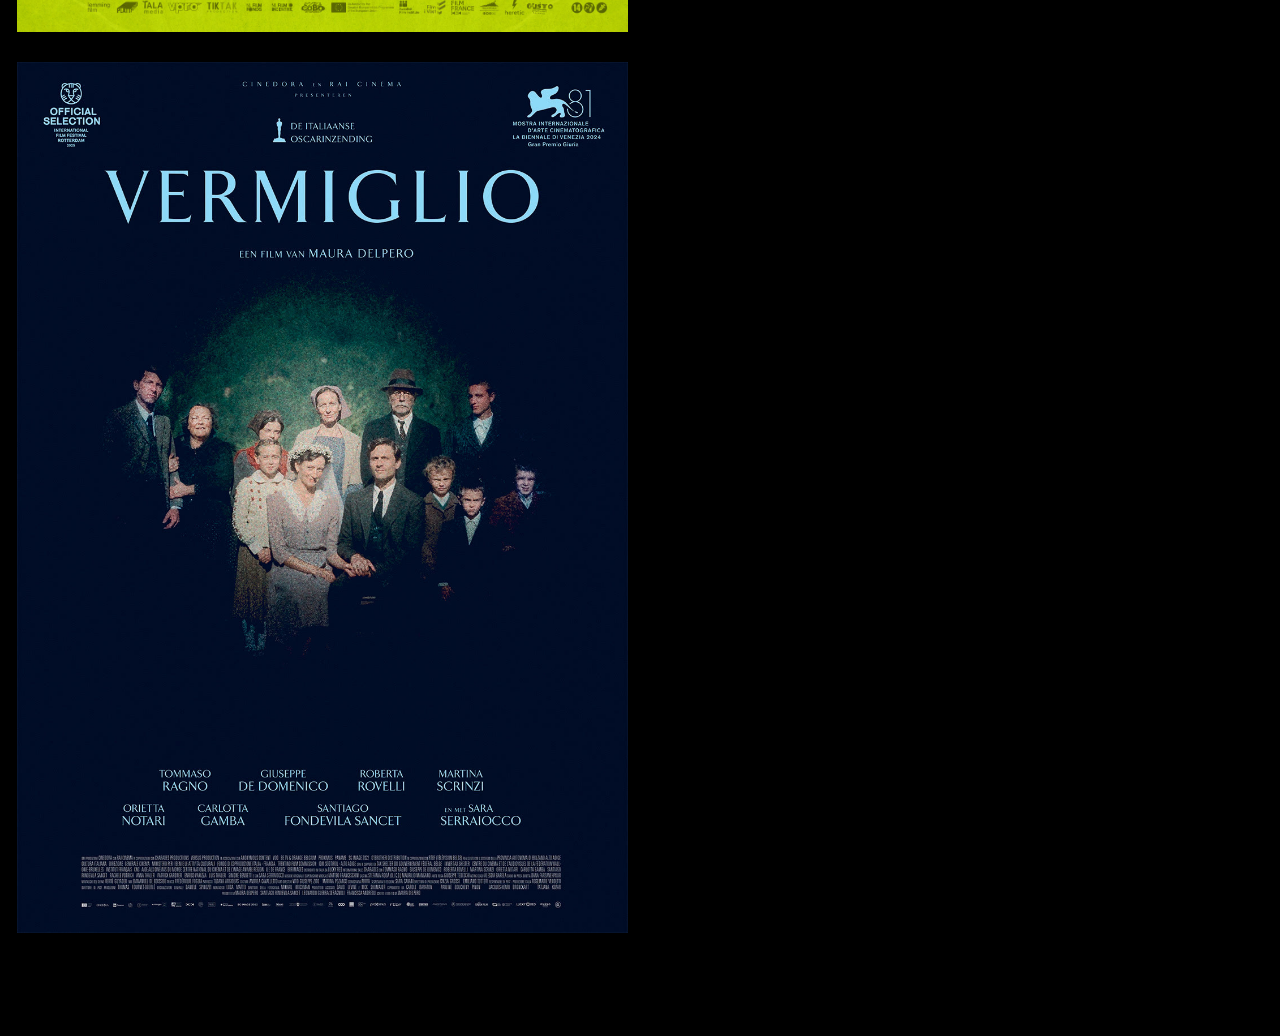
<file: gusto-entertainment/index.html>
<!doctype html>
<html lang="en">
<head>
  <meta charset="utf-8">
  <meta name="viewport" content="width=device-width, initial-scale=1">
  <title>Gusto Entertainment — Yannesh Meijman</title>
  <meta name="description" content="Gusto Entertainment editor / since 2023 I work as a freelance editor for film distributor Gusto Entertainment that specialises in Dutch arthouse films. Gus">
  <link rel="icon" href="../assets/favicon.ico">
  <link rel="stylesheet" href="../assets/css/site.css">
</head>
<body class="project">
  <header class="site-header desktop">
    <div class="cols">
      <div class="col" style="--span:6"><a class="header-link" href="../">Yannesh Meijman</a></div>
      <div class="col" style="--span:3"><a class="header-link" href="../projects/">Projects</a></div>
      <div class="col" style="--span:2"><a class="header-link" href="../about/">About</a></div>
      <div class="col right" style="--span:1"><a class="header-link" href="mailto:ymeijman@gmail.com">E-mail</a></div>
    </div>
  </header>
  <header class="site-header mobile">
    <a class="header-link" href="../">Yannesh Meijman</a>
    <span class="card-line">Filmmaker</span>
    <a class="card-line" href="mailto:ymeijman@gmail.com">ymeijman@gmail.com</a>
    <nav>
      <a class="header-link" href="../projects/">Projects</a>
      <a class="header-link" href="../about/">About</a>
    </nav>
  </header>
  <main class="project-page">
    <article class="content">
<div style="text-align: center"><span class="project-name">Gusto Entertainment<br></span><h2><span class="sub-headline">editor / since 2023<br></span></h2><br>
<br>
</div><br>
I work as a freelance editor for film distributor Gusto Entertainment that specialises in Dutch arthouse films. Gusto worked on titles like Knor, Buladó, Paradise Drifters, Met Mes, De Libi, Sweet Dreams, Onder de blote hemel, en vele andere. I edit the video content: short promos, teasers, clips, and moving posters.<br>
<br>

<h2><span class="icon icon-arrow">→</span> <a href="https://gusto-ent.com/" target="_blank">website</a><br>
<span class="icon icon-arrow">→</span> <a href="https://www.instagram.com/gusto.ent/" target="_blank">instagram</a></h2><br>
<br>
<img class="media zoomable" src="../assets/media/kiddo-poster-small.jpg" width="1043" height="1476" alt="Gusto Entertainment" loading="lazy"><br><br>
<img class="media zoomable" src="../assets/media/230714-odbh-70x100-small-01.jpg" width="2013" height="2863" alt="Gusto Entertainment" loading="lazy"><br>
<br>
<img class="media zoomable" src="../assets/media/final-futureme-poster-cmyk-706x1006.jpg" width="3419" height="4872" alt="Gusto Entertainment" loading="lazy"><br>
<br>
<img class="media zoomable" src="../assets/media/delibi-poster-08-05-def-b1.jpg" width="8443" height="11987" alt="Gusto Entertainment" loading="lazy"><br>
<br>
<img class="media zoomable" src="../assets/media/sweet-dreams-poster-rgb-layers-nl.jpg" width="8327" height="11870" alt="Gusto Entertainment" loading="lazy"><br>
<br>
<img class="media zoomable" src="../assets/media/vermiglio-poster.jpg" width="1080" height="1539" alt="Gusto Entertainment" loading="lazy"><br>
<br>
<br>
    </article>
    <div class="backdrop" data-youtube="9kDjzU140J4" data-fit="contain" data-title="Gusto Entertainment — loop"><div class="frame"></div></div>
  </main>
  <script src="../assets/js/site.js" defer></script>
</body>
</html>
</file>
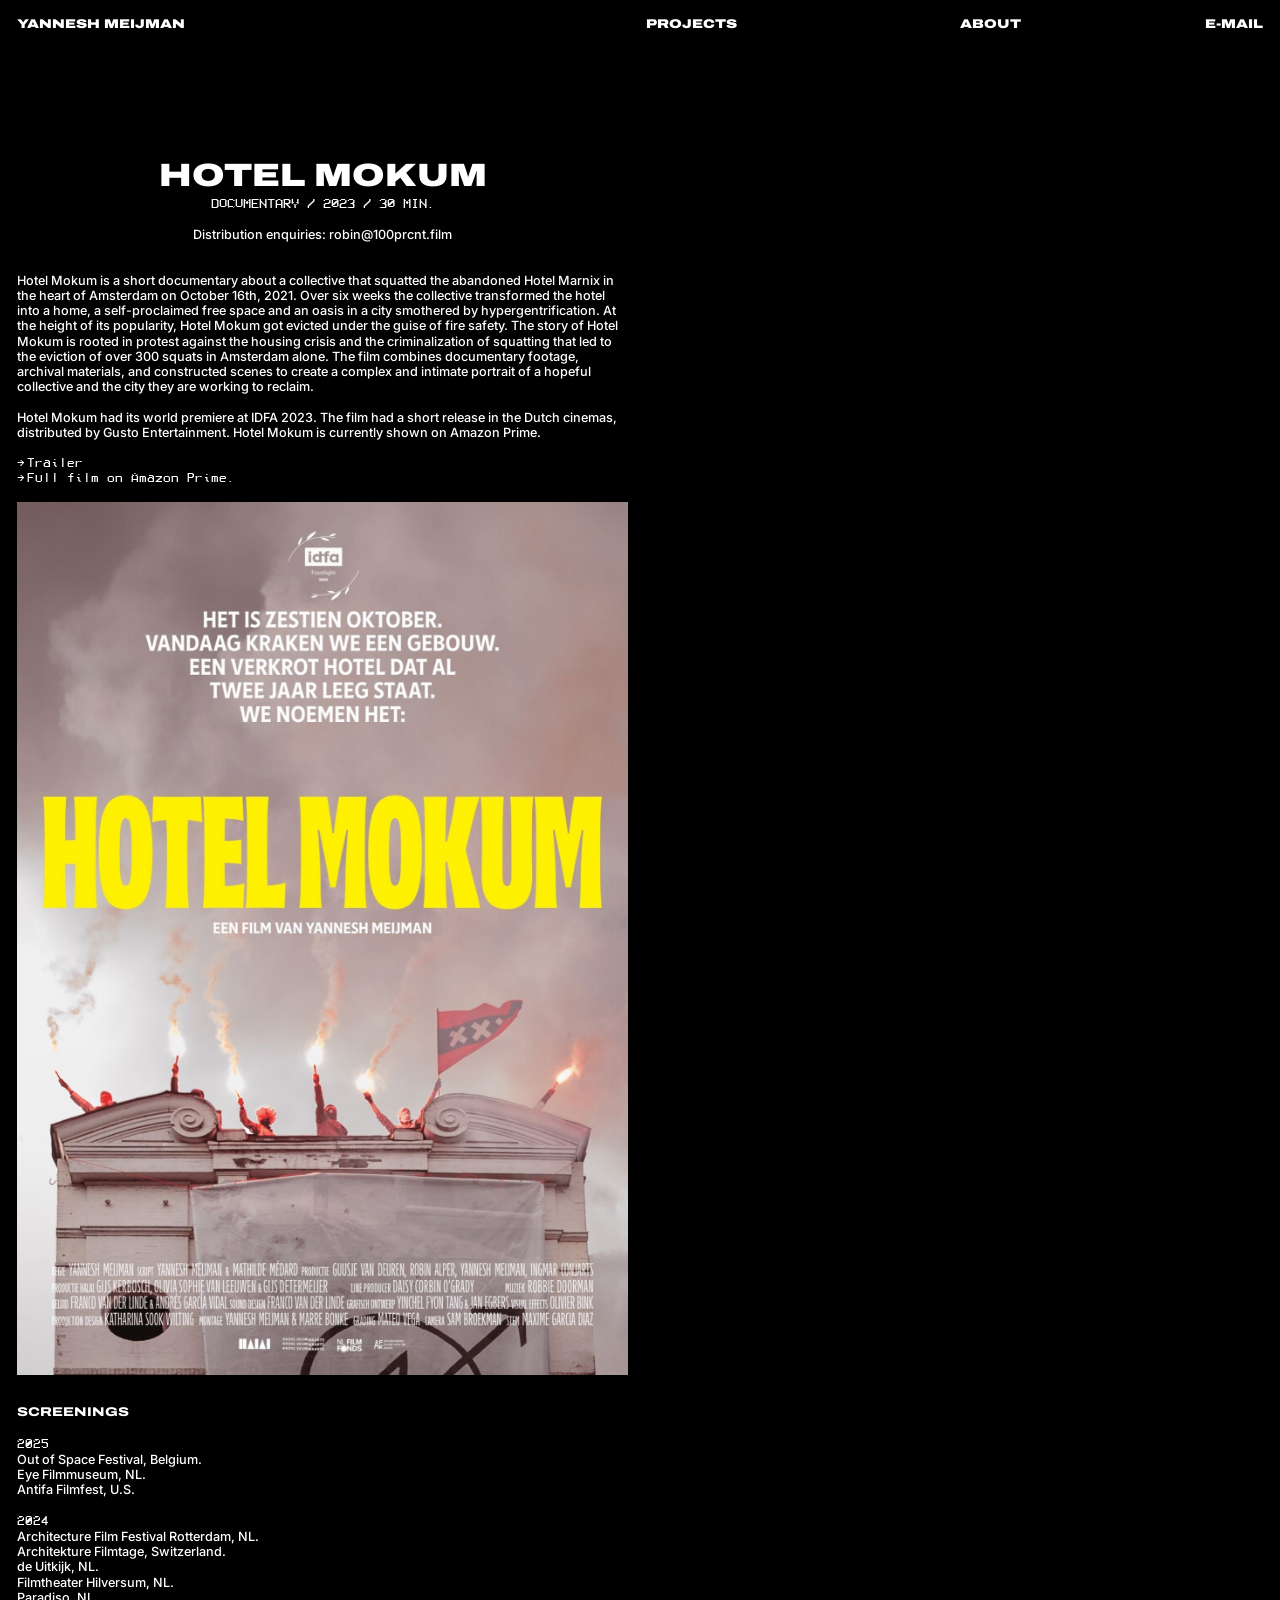
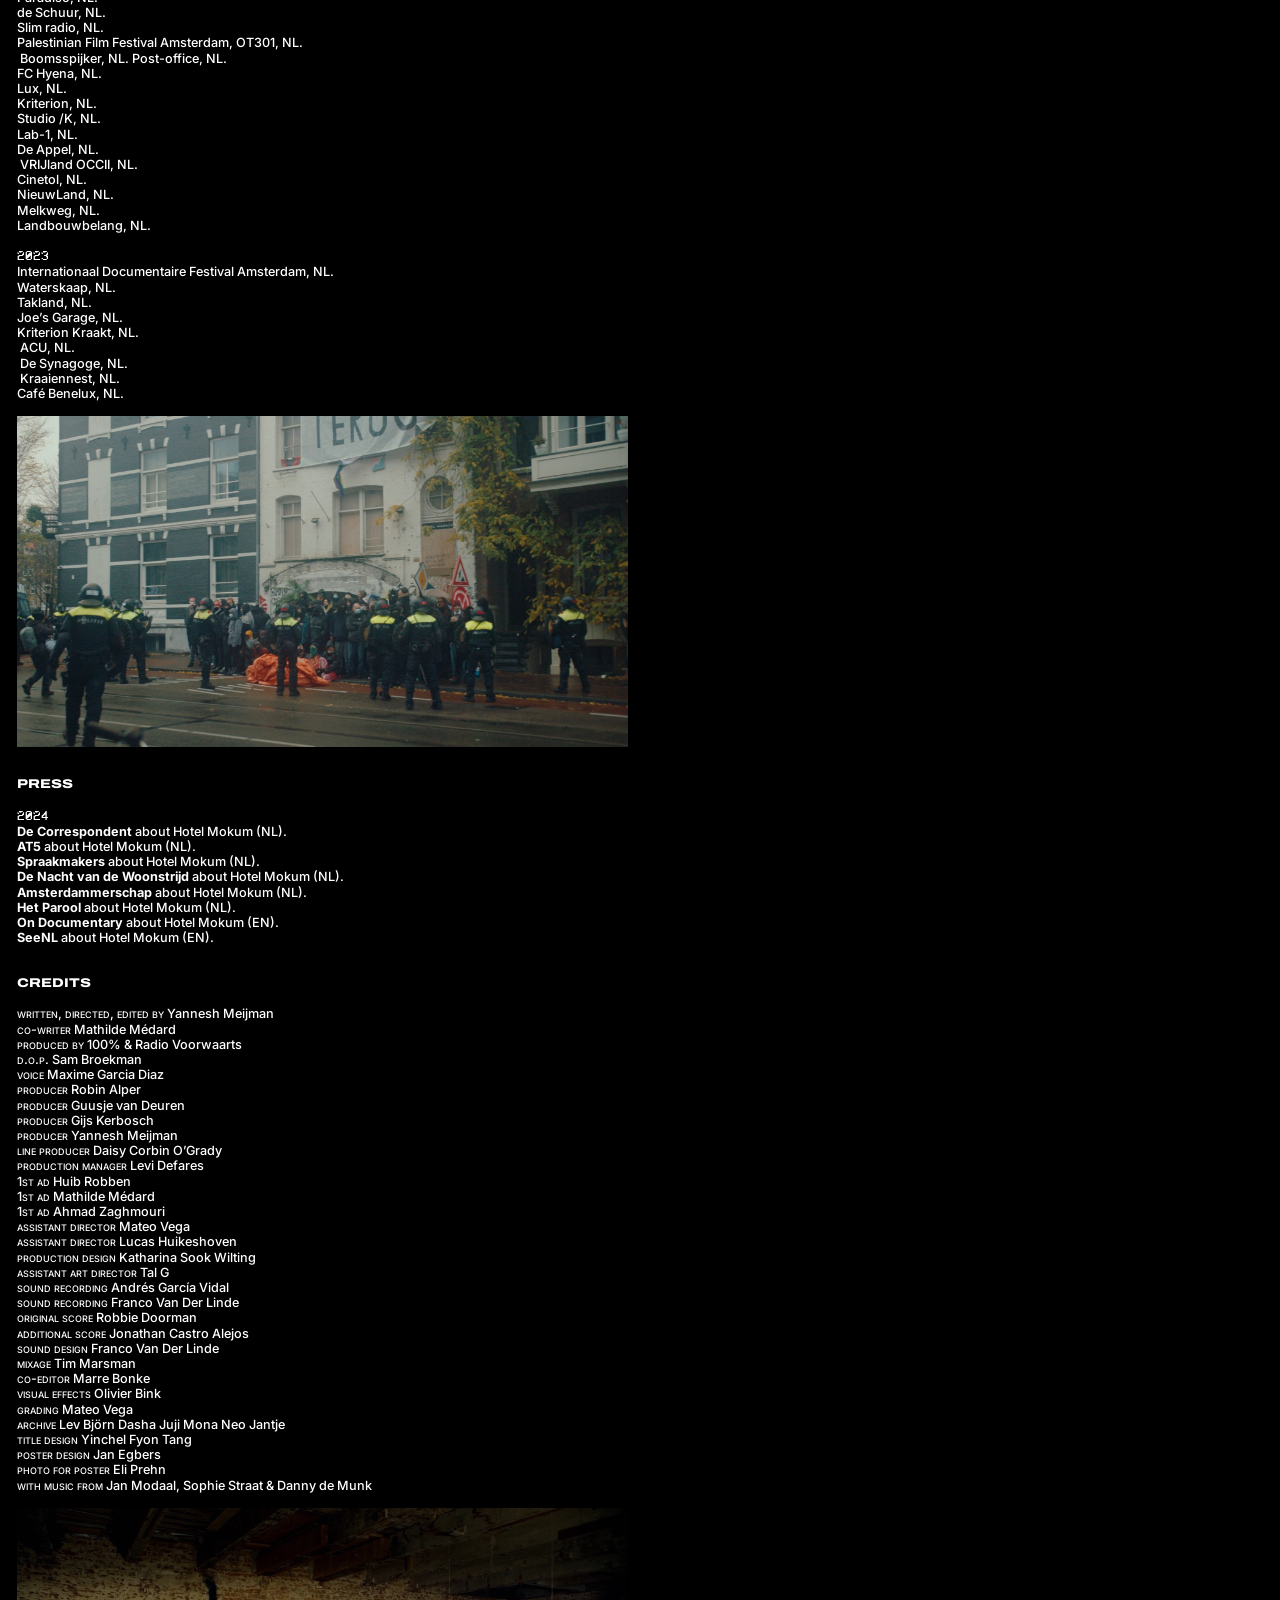
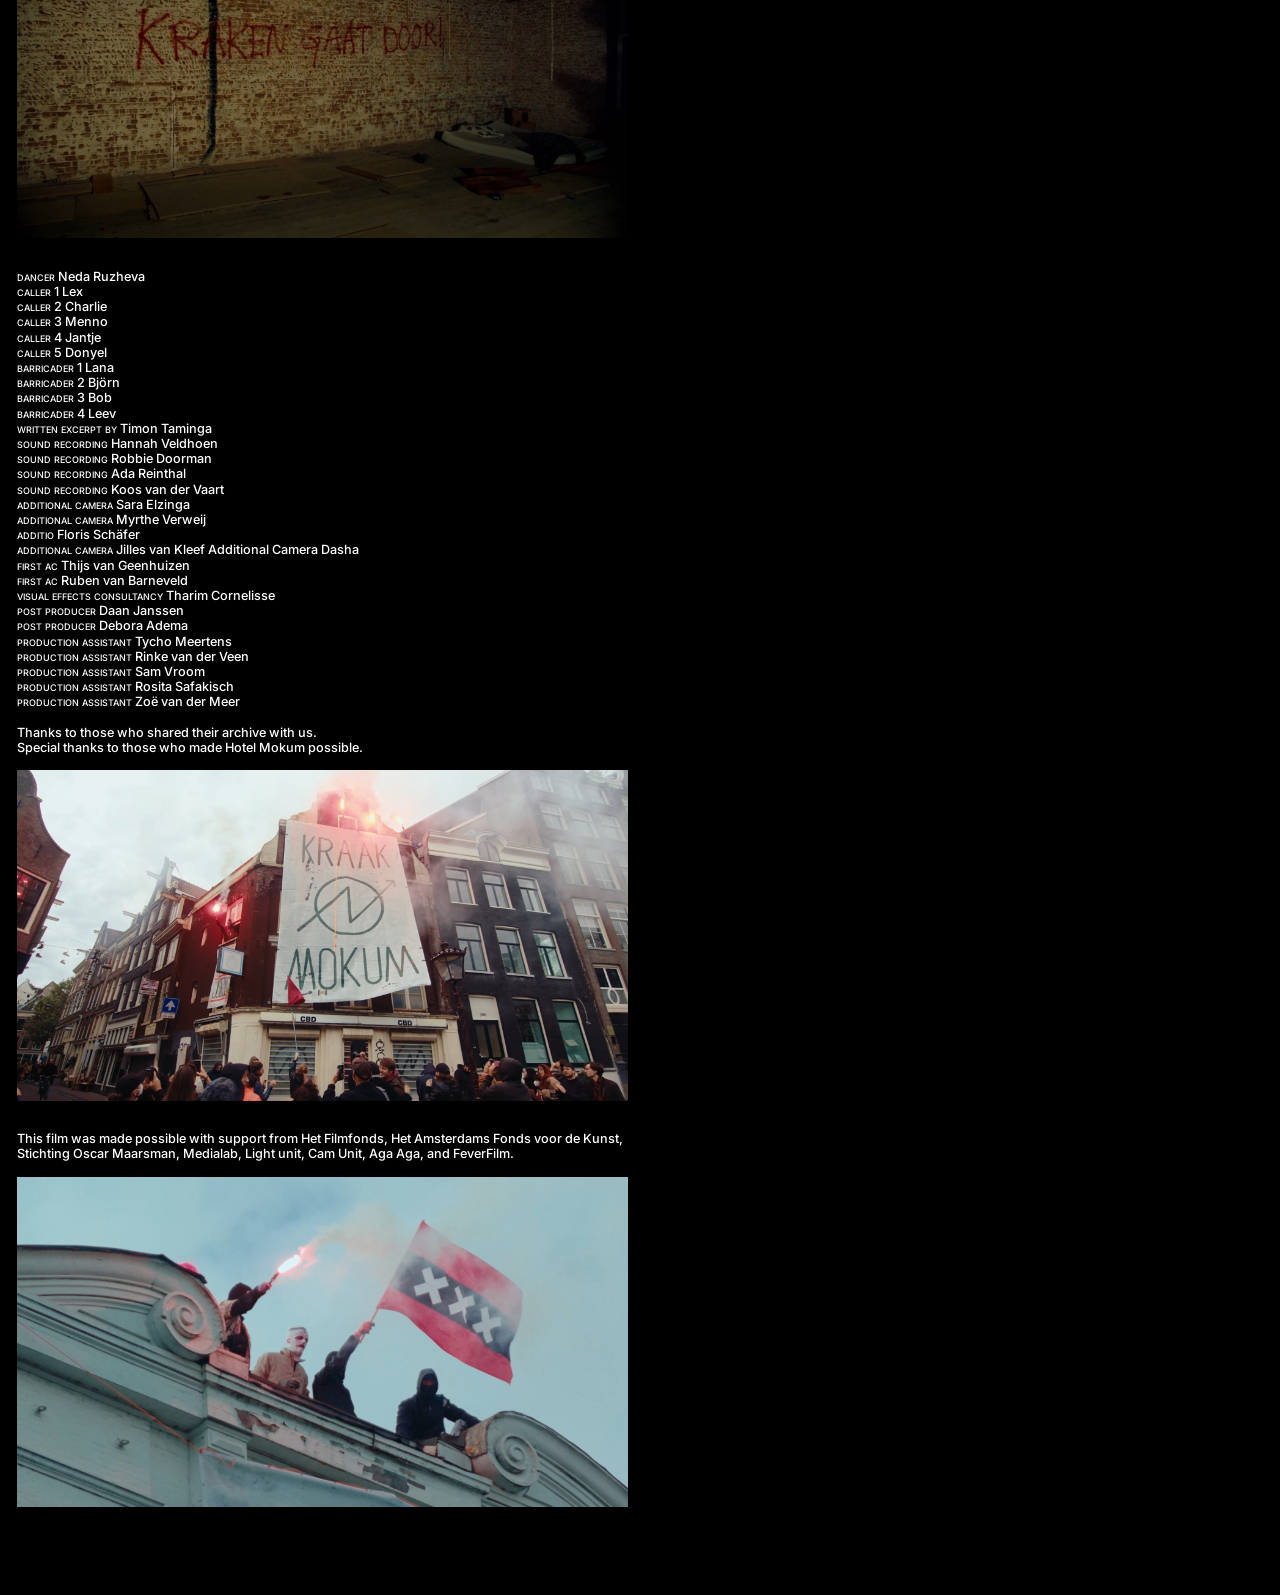
<file: hotel-mokum/index.html>
<!doctype html>
<html lang="en">
<head>
  <meta charset="utf-8">
  <meta name="viewport" content="width=device-width, initial-scale=1">
  <title>Hotel Mokum — Yannesh Meijman</title>
  <meta name="description" content="Hotel Mokum documentary / 2023 / 30 Min. Distribution enquiries: robin@100prcnt.film Hotel Mokum is a short documentary about a collective that squatted th">
  <link rel="icon" href="../assets/favicon.ico">
  <link rel="stylesheet" href="../assets/css/site.css">
</head>
<body class="project">
  <header class="site-header desktop">
    <div class="cols">
      <div class="col" style="--span:6"><a class="header-link" href="../">Yannesh Meijman</a></div>
      <div class="col" style="--span:3"><a class="header-link" href="../projects/">Projects</a></div>
      <div class="col" style="--span:2"><a class="header-link" href="../about/">About</a></div>
      <div class="col right" style="--span:1"><a class="header-link" href="mailto:ymeijman@gmail.com">E-mail</a></div>
    </div>
  </header>
  <header class="site-header mobile">
    <a class="header-link" href="../">Yannesh Meijman</a>
    <span class="card-line">Filmmaker</span>
    <a class="card-line" href="mailto:ymeijman@gmail.com">ymeijman@gmail.com</a>
    <nav>
      <a class="header-link" href="../projects/">Projects</a>
      <a class="header-link" href="../about/">About</a>
    </nav>
  </header>
  <main class="project-page">
    <article class="content">
<div style="text-align: center"><span class="project-name">Hotel Mokum<br></span><span class="sub-headline">documentary / 2023 / 30 Min.</span><br>Distribution enquiries: <a href="mailto:robin@100prcnt.film">robin@100prcnt.film</a><br>
<br>
</div><br>
Hotel Mokum is a short documentary about a collective that squatted the abandoned Hotel Marnix in the heart of Amsterdam on October 16th, 2021. Over six weeks the collective transformed the hotel into a home, a self-proclaimed free space and an oasis in a city smothered by hypergentrification. At the height of its popularity, Hotel Mokum got evicted under the guise of fire safety. The story of Hotel Mokum is rooted in protest against the housing crisis and the criminalization of squatting that led to the eviction of over 300 squats in Amsterdam alone. The film combines documentary footage, archival materials, and constructed scenes to create a complex and intimate portrait of a hopeful collective and the city they are working to reclaim.<br>

<br>
Hotel Mokum had its world premiere at IDFA 2023. The film had a short release in the Dutch cinemas, distributed by <a href="https://gusto-ent.com/hotelmokum">Gusto Entertainmen</a>t. Hotel Mokum is currently shown on <a href="https://www.primevideo.com/-/nl/detail/Hotel-Mokum/0S40BHWCT1XJ6KWH1V0N7KCEZC">Amazon Prime</a>.<br>
<br>

<h2><span class="icon icon-arrow">→</span><a href="https://www.youtube.com/watch?v=rddLMsYIU7w" target="_blank">Trailer</a><br>
<span class="icon icon-arrow">→</span><a href="https://www.primevideo.com/-/nl/detail/Hotel-Mokum/0S40BHWCT1XJ6KWH1V0N7KCEZC">Full film on Amazon Prime.</a>
</h2><br>
<br>
<img class="media zoomable" src="../assets/media/hotel-mokum-poster.jpg" width="1434" height="2048" alt="Hotel Mokum" loading="lazy"><br>
<h1><br>
ScreeningS<br>
<br>
</h1><br>
<h2>2025</h2> <br>Out of Space Festival, Belgium. <br>Eye Filmmuseum, NL. <br>Antifa Filmfest, U.S.  <br>
<br>
<h2>2024</h2> <br>Architecture Film Festival Rotterdam, NL. <br>Architekture Filmtage, Switzerland. <br>de Uitkijk, NL. <br>Filmtheater Hilversum, NL. <br>Paradiso, NL. <br>de Schuur, NL. <br>Slim radio, NL. <br>Palestinian Film Festival Amsterdam, OT301, NL.<br> Boomsspijker, NL. Post-office, NL. <br>FC Hyena, NL. <br>Lux, NL. <br>Kriterion, NL. <br>Studio /K, NL. <br>Lab-1, NL. <br>De Appel, NL.<br> VRIJland OCCII, NL. <br>Cinetol, NL. <br>NieuwLand, NL. <br>Melkweg, NL. <br>Landbouwbelang, NL.  <br><br>
<h2>2023</h2> <br>Internationaal Documentaire Festival Amsterdam, NL. <br>Waterskaap, NL. <br>Takland, NL. <br>Joe’s Garage, NL. <br>Kriterion Kraakt, NL.<br> ACU, NL.<br> De Synagoge, NL.<br> Kraaiennest, NL. <br>Café Benelux, NL. <br>
<br>

<img class="media zoomable" src="../assets/media/still-25-hotel-mokum.jpg" width="1998" height="1080" alt="Hotel Mokum" loading="lazy"><br>
<br>
<h1>PresS<br>
<br>
</h1><br>
<h2>2024</h2><br><a href="https://decorrespondent.nl/15273/deze-film-laat-zien-hoe-jonge-krakers-dromen-van-een-andere-stad/74c4f0e8-0186-0f0b-32b7-7bee98c2018e"><b>De Correspondent</b></a> about Hotel Mokum (NL).<br>
<a href="https://youtu.be/rYSA9iA_QDQ?si=4m9bIcTesli0Ki01"><b>AT5 </b></a>about Hotel Mokum (NL).<br>
<a href="https://www.nporadio1.nl/uitzendingen/spraakmakers/cb6efcb2-44b0-484f-9602-00c32861170c/2024-03-21-spraakmakers"><b>Spraakmakers</b></a><b> </b>about Hotel Mokum (NL).<br>
<a href="https://www.nporadio1.nl/podcasts/de-nacht-van/104053/de-nacht-van-de-woonstrijd"><b>De Nacht van de Woonstrijd </b></a>about Hotel Mokum (NL).<br>
<a href="https://open.spotify.com/episode/70BGY3yOo06Vebzs1zbfNR?si=b5af13db74b84614"><b>Amsterdammerschap </b></a>about Hotel Mokum (NL).<br>
<a href="https://www.parool.nl/kunst-media/taak-een-van-de-krakers-van-hotel-marnix-kilo-s-duivenpoep-opruimen~b61a904d/"><b>Het Parool </b></a>about Hotel Mokum (NL).<br>
<a href="https://open.spotify.com/episode/1wgZvLogRllD5BDcxtQklb?si=1533f39ecdd24595"><b>On Documentary</b></a><b> </b>about Hotel Mokum (EN).<br>
<a href="https://seenl.arqive.nl/artikel/20231108-dutch-shorts-at-idfa-directors-interviews"><b>SeeNL</b></a><b> </b>about Hotel Mokum (EN).<br>
<br>
<br>
<h1>Credits<br>
<br>
</h1><br><span class="small-caps">Written, directed, edited by</span> Yannesh Meijman<br><span class="small-caps">Co-writer</span> Mathilde Médard<br><span class="small-caps">produced by</span> 100% &#x26; Radio Voorwaarts<br><span class="small-caps">D.O.P.</span> Sam Broekman<br><span class="small-caps">Voice</span> Maxime Garcia Diaz<br><span class="small-caps">Producer</span> Robin Alper<br><span class="small-caps">Producer</span> Guusje van Deuren<br><span class="small-caps">Producer</span> Gijs Kerbosch<br><span class="small-caps">Producer</span> Yannesh Meijman<br><span class="small-caps">Line Producer</span> Daisy Corbin O’Grady<br><span class="small-caps">Production Manager </span>Levi Defares<br><span class="small-caps">1st AD</span> Huib Robben<br><span class="small-caps">1st AD</span> Mathilde Médard<br><span class="small-caps">1st AD</span> Ahmad Zaghmouri<br><span class="small-caps">Assistant Director</span> Mateo Vega <br><span class="small-caps">Assistant Director</span> Lucas Huikeshoven<br><span class="small-caps">Production Design</span> Katharina Sook Wilting <br><span class="small-caps">Assistant Art Director</span> Tal G<br><span class="small-caps">Sound Recording</span> Andrés García Vidal<br><span class="small-caps">Sound Recording</span> Franco Van Der Linde<br><span class="small-caps">Original score</span> Robbie Doorman<br><span class="small-caps">Additional score</span> Jonathan Castro Alejos<br><span class="small-caps">Sound Design</span> Franco Van Der Linde<br><span class="small-caps">Mixage</span> Tim Marsman<br><span class="small-caps">Co-editor</span> Marre Bonke<br><span class="small-caps">Visual Effects</span> Olivier Bink<br><span class="small-caps">Grading</span> Mateo Vega<br><span class="small-caps">Archive</span> Lev Björn Dasha Juji Mona Neo Jantje<br><span class="small-caps">Title Design</span> Yinchel Fyon Tang<br><span class="small-caps">Poster Design</span> Jan Egbers<br><span class="small-caps">Photo for poster</span> Eli Prehn<br><span class="small-caps">With music from</span> Jan Modaal, Sophie Straat &#x26; Danny de Munk<br>
<br>
<img class="media zoomable" src="../assets/media/still-23-hotel-mokum.jpg" width="1998" height="1080" alt="Hotel Mokum" loading="lazy"><br>
<span class="small-caps"><br>
Dancer</span> Neda Ruzheva<br><span class="small-caps">Caller</span> 1 Lex<br><span class="small-caps">Caller</span> 2 Charlie<br><span class="small-caps">Caller</span> 3 Menno<br><span class="small-caps">Caller</span> 4 Jantje<br><span class="small-caps">Caller</span> 5 Donyel<br><span class="small-caps">Barricader</span> 1 Lana<br><span class="small-caps">Barricader</span> 2 Björn<br><span class="small-caps">Barricader</span> 3 Bob<br><span class="small-caps">Barricader</span> 4 Leev <br><span class="small-caps">Written Excerpt by</span> Timon Taminga<br><span class="small-caps">Sound Recording</span> Hannah Veldhoen<br><span class="small-caps">Sound Recording</span> Robbie Doorman<br><span class="small-caps">Sound Recording</span> Ada Reinthal<br><span class="small-caps">Sound Recording</span> Koos van der Vaart<br><span class="small-caps">Additional Camera</span> Sara Elzinga<br><span class="small-caps">Additional Camera</span> Myrthe Verweij<br><span class="small-caps">Additio</span> Floris Schäfer<br><span class="small-caps">Additional Camera</span> Jilles van Kleef Additional Camera Dasha <br><span class="small-caps">First AC</span> Thijs van Geenhuizen<br><span class="small-caps">First AC</span> Ruben van Barneveld <br><span class="small-caps">Visual Effects Consultancy</span> Tharim Cornelisse<br><span class="small-caps">Post Producer</span> Daan Janssen <br><span class="small-caps">Post Producer</span> Debora Adema<br><span class="small-caps">Production Assistant</span> Tycho Meertens<br><span class="small-caps">Production Assistant</span> Rinke van der Veen<br><span class="small-caps">Production Assistant</span> Sam Vroom<br><span class="small-caps">Production Assistant</span> Rosita Safakisch <br><span class="small-caps">Production Assistant</span> Zoë van der Meer<br>
<br>Thanks to those who shared their archive with us.<br>Special thanks to those who made Hotel Mokum possible.<br>
<br>
 <img class="media zoomable" src="../assets/media/still-35-hotel-mokum.jpg" width="1998" height="1080" alt="Hotel Mokum" loading="lazy"><br><br>
This film was made possible with support from Het Filmfonds, Het Amsterdams Fonds voor de Kunst, Stichting Oscar Maarsman, Medialab, Light unit, Cam Unit, Aga Aga, and FeverFilm.<br>
<br>
<img class="media zoomable" src="../assets/media/still-2-hotel-mokum.jpg" width="1998" height="1080" alt="Hotel Mokum" loading="lazy"><br>
<br>
    </article>
    <div class="backdrop" data-youtube="WT6OZ4dYtV0" data-fit="contain" data-title="Hotel Mokum — loop"><div class="frame"></div></div>
  </main>
  <script src="../assets/js/site.js" defer></script>
</body>
</html>
</file>
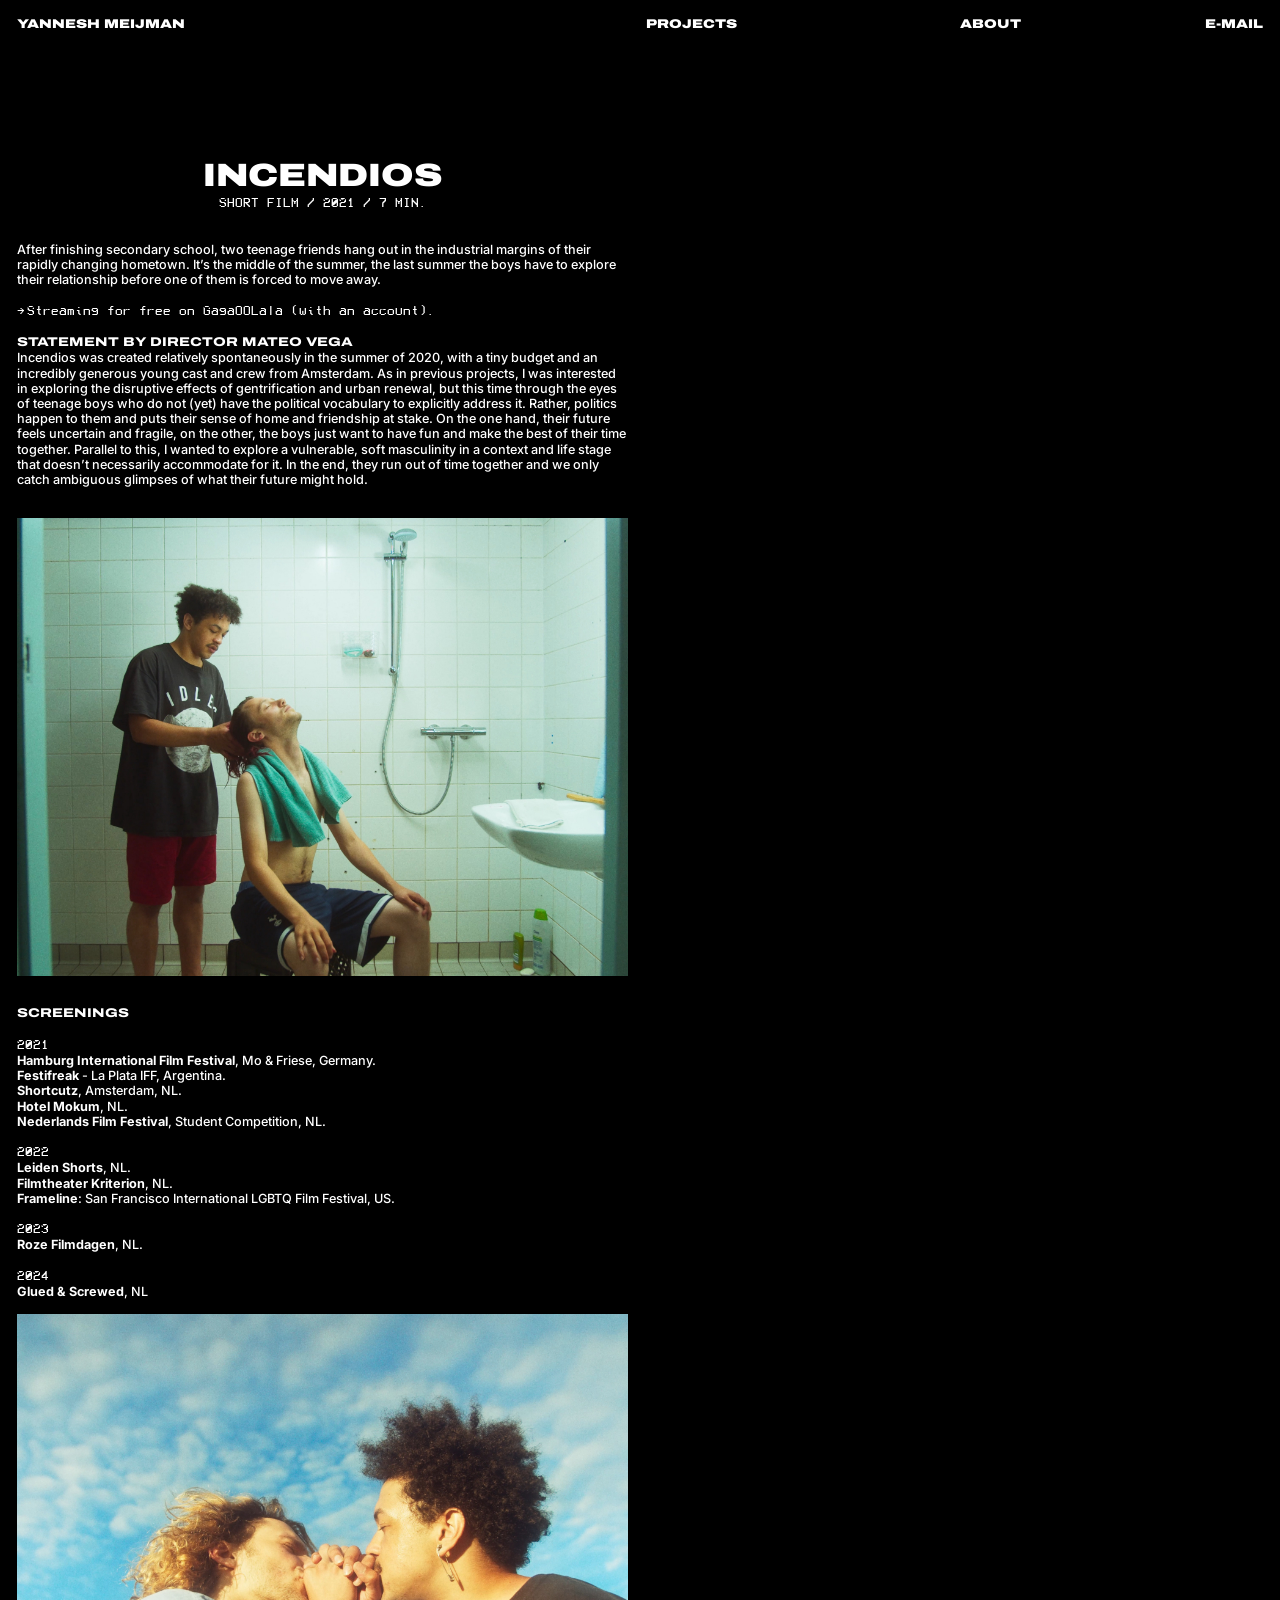
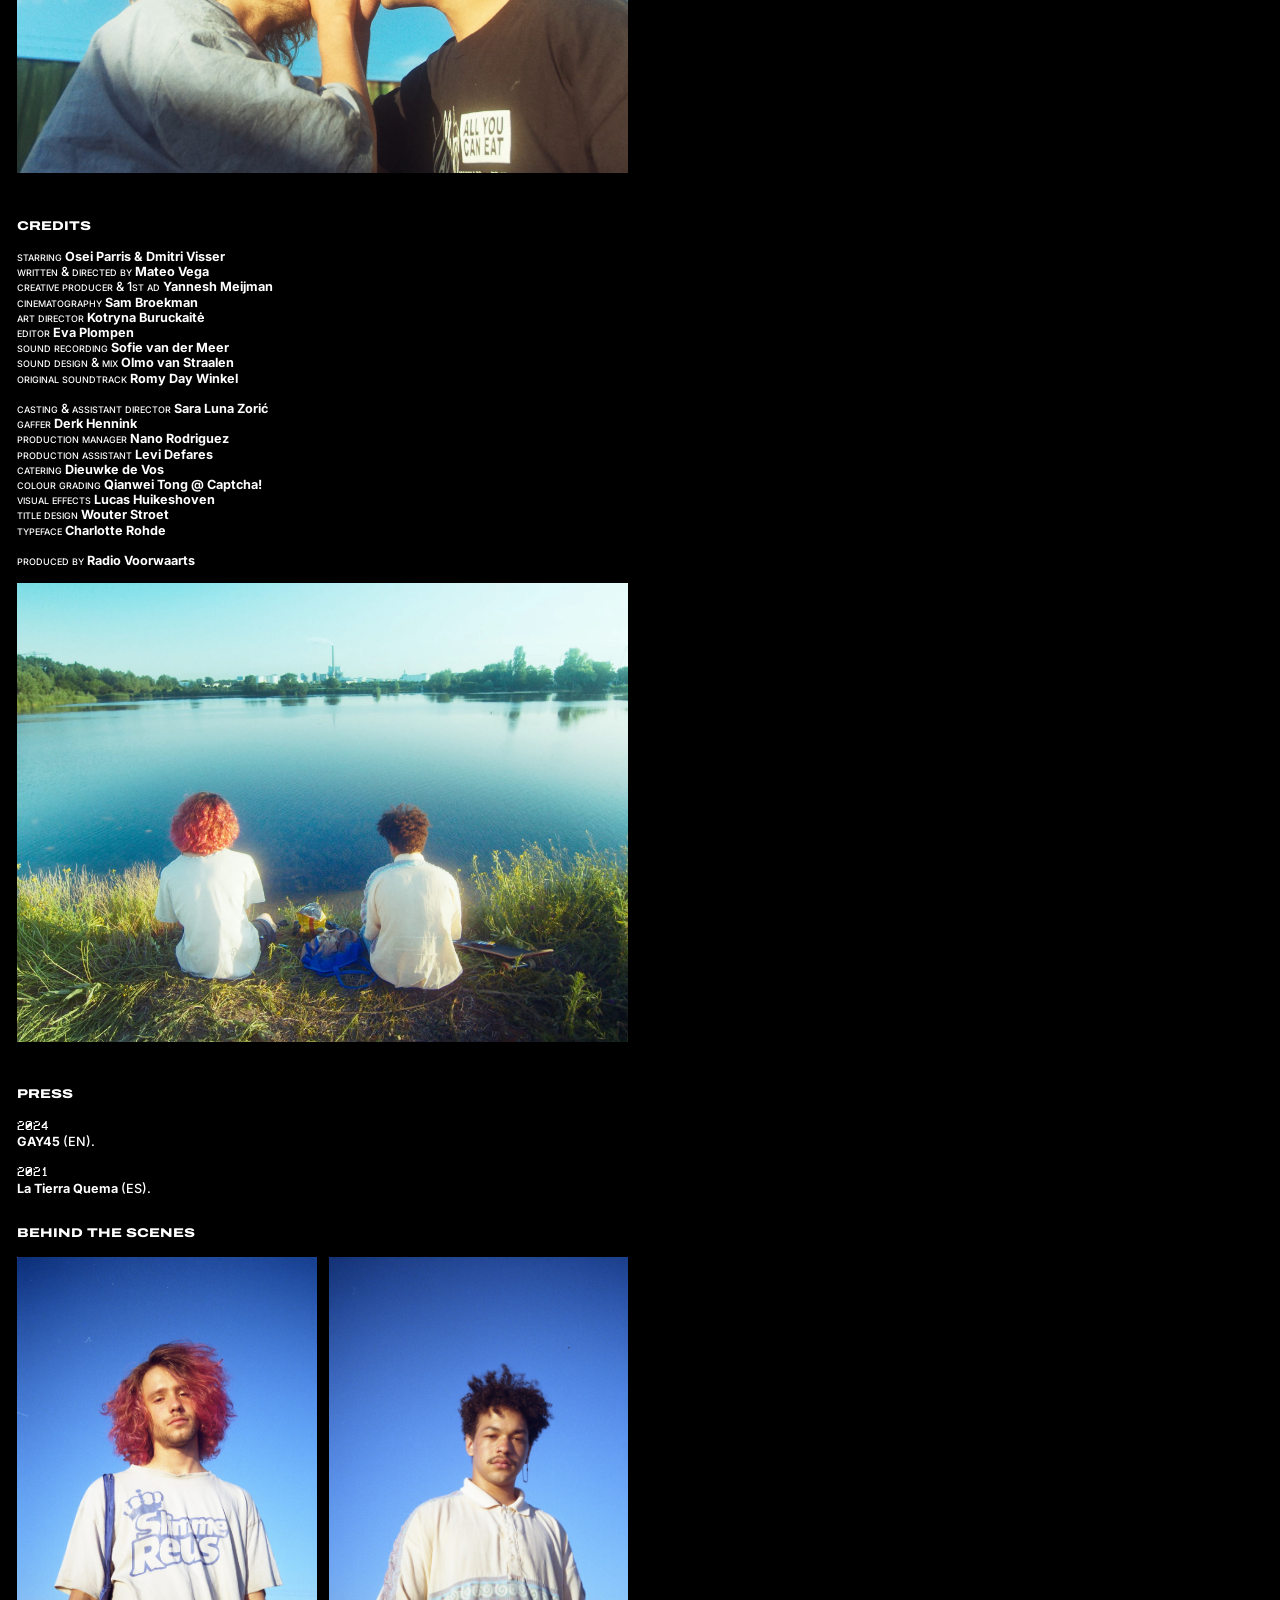
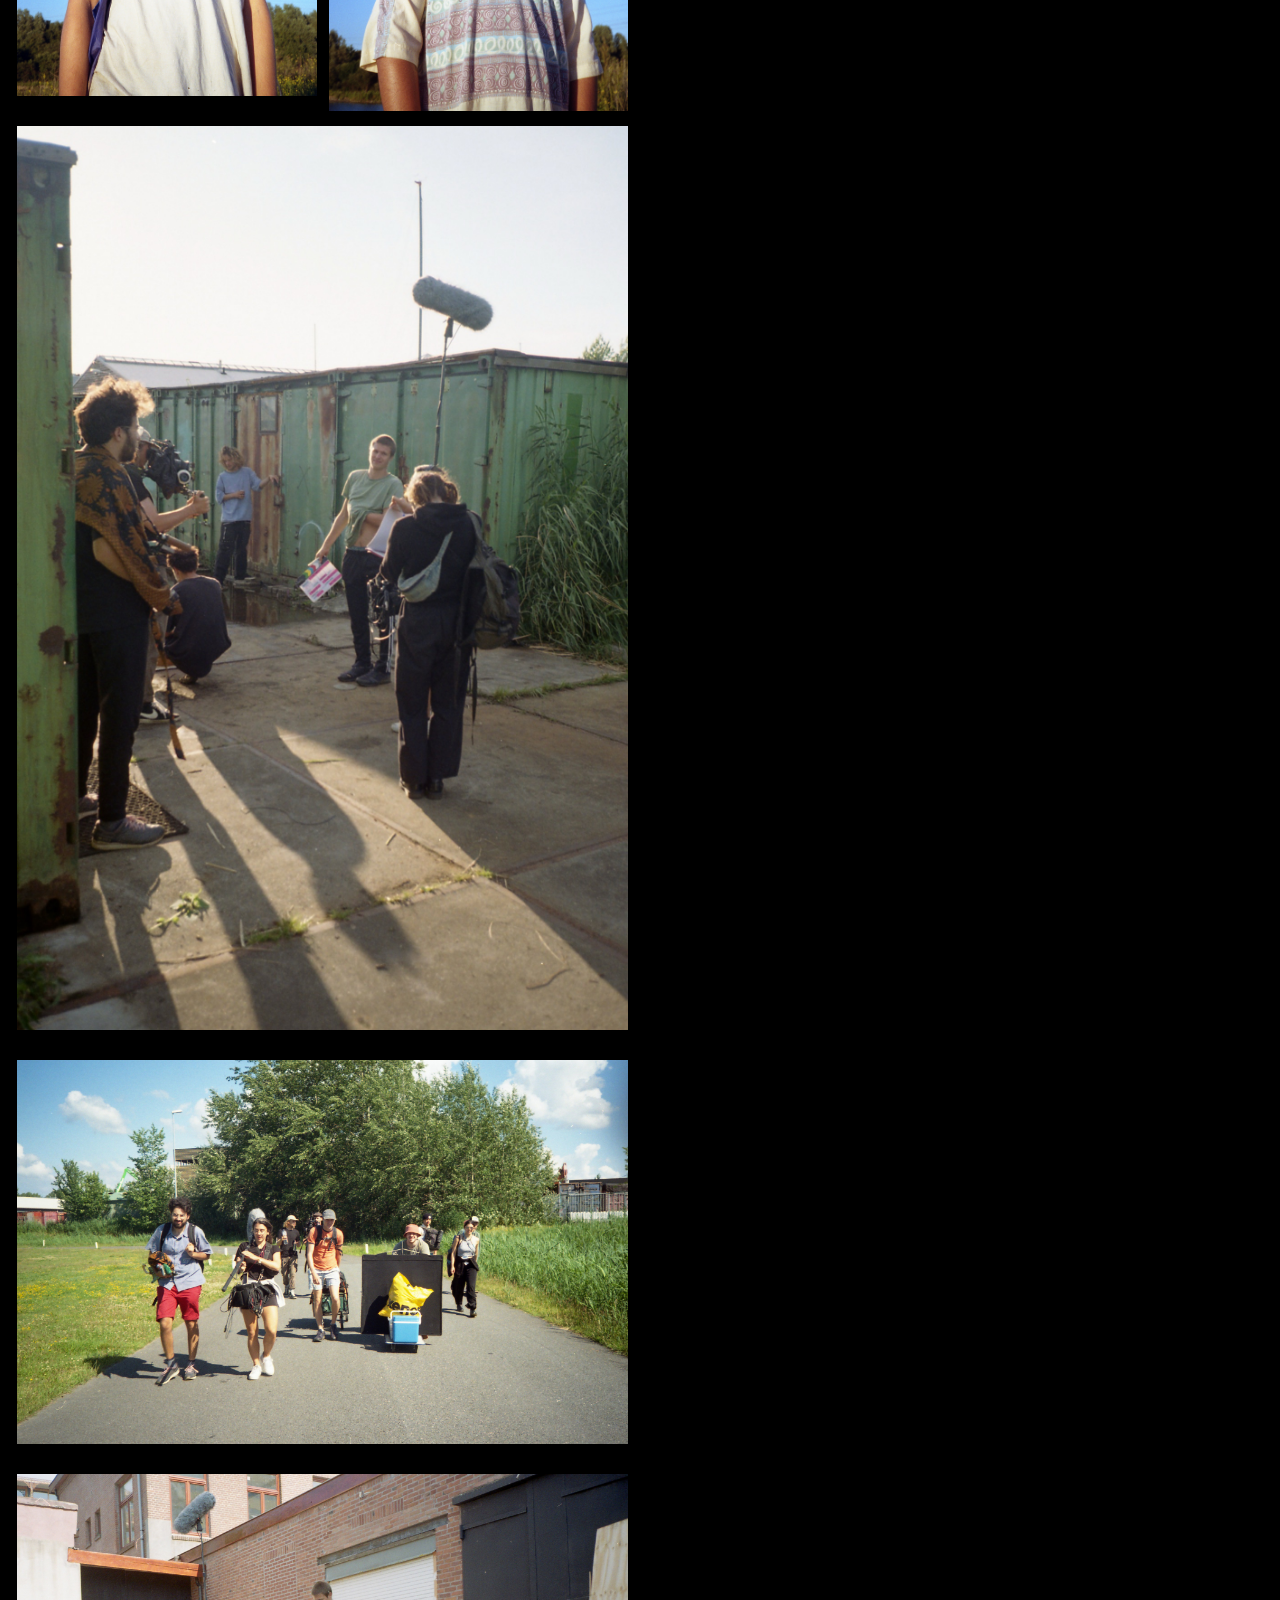
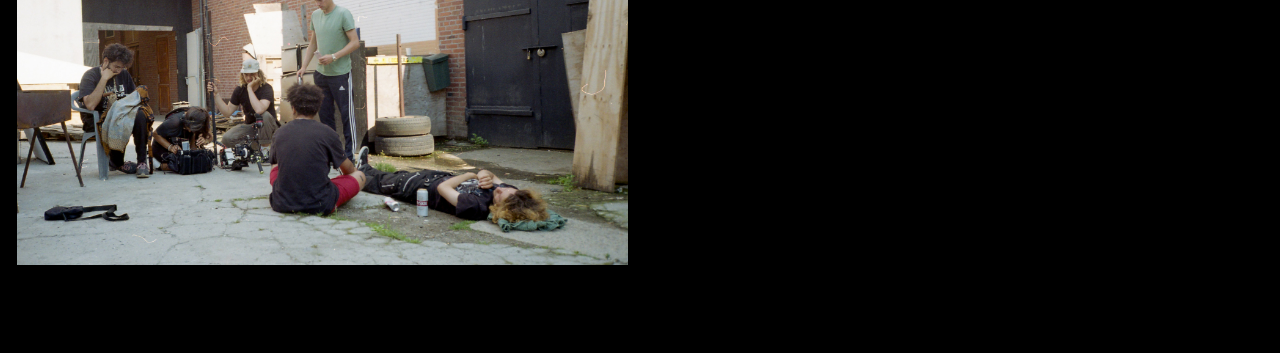
<file: incendios/index.html>
<!doctype html>
<html lang="en">
<head>
  <meta charset="utf-8">
  <meta name="viewport" content="width=device-width, initial-scale=1">
  <title>Incendios — Yannesh Meijman</title>
  <meta name="description" content="Incendios SHORT FILM / 2021 / 7 MIN. After finishing secondary school, two teenage friends hang out in the industrial margins of their rapidly changing hom">
  <link rel="icon" href="../assets/favicon.ico">
  <link rel="stylesheet" href="../assets/css/site.css">
</head>
<body class="project">
  <header class="site-header desktop">
    <div class="cols">
      <div class="col" style="--span:6"><a class="header-link" href="../">Yannesh Meijman</a></div>
      <div class="col" style="--span:3"><a class="header-link" href="../projects/">Projects</a></div>
      <div class="col" style="--span:2"><a class="header-link" href="../about/">About</a></div>
      <div class="col right" style="--span:1"><a class="header-link" href="mailto:ymeijman@gmail.com">E-mail</a></div>
    </div>
  </header>
  <header class="site-header mobile">
    <a class="header-link" href="../">Yannesh Meijman</a>
    <span class="card-line">Filmmaker</span>
    <a class="card-line" href="mailto:ymeijman@gmail.com">ymeijman@gmail.com</a>
    <nav>
      <a class="header-link" href="../projects/">Projects</a>
      <a class="header-link" href="../about/">About</a>
    </nav>
  </header>
  <main class="project-page">
    <article class="content">
<div style="text-align: center"><span class="project-name">Incendios<br></span><h2>SHORT FILM / 2021 / 7 MIN.</h2><br>

<br>
</div><br>
After finishing secondary school, two teenage friends hang out in the industrial margins of their rapidly changing hometown. It’s the middle of the summer, the last summer the boys have to explore their relationship before one of them is forced to move away.<br>

<br>
<h2><span class="icon icon-arrow">→</span>Streaming for free on <a href="https://www.gagaoolala.com/en/videos/4749/incendios-2021">GagaOOLala</a> (with an account).</h2><br>
<br>
<b><h1>Statement by director Mateo Vega</h1></b><br>Incendios was created relatively spontaneously in the summer of 2020, with a tiny budget and an incredibly generous young cast and crew from Amsterdam. As in previous projects, I was interested in exploring the disruptive effects of gentrification and urban renewal, but this time through the eyes of teenage boys who do not (yet) have the political vocabulary to explicitly address it. Rather, politics happen to them and puts their sense of home and friendship at stake. On the one hand, their future feels uncertain and fragile, on the other, the boys just want to have fun and make the best of their time together. Parallel to this, I wanted to explore a vulnerable, soft masculinity in a context and life stage that doesn’t necessarily accommodate for it. In the end, they run out of time together and we only catch ambiguous glimpses of what their future might hold.
<br>
<br>

<h2></h2>
<h1><img class="media zoomable" src="../assets/media/still-incendios.jpg" width="2880" height="2160" alt="Incendios" loading="lazy"><br>
<br>
ScreeningS<br>
<br>
</h1><br><h2>2021</h2><br>
<b>Hamburg International Film Festival</b>, Mo &#x26; Friese, Germany.<br>
<b>Festifreak</b> - La Plata IFF, Argentina.<br>
<b>Shortcutz</b>, Amsterdam, NL.<br>
<b>Hotel Mokum</b>, NL.<br>
<b>Nederlands Film Festival</b>, Student Competition, NL.<br>
<br><h2>2022</h2><br>
<b>Leiden Shorts</b>, NL.<br>
<b>Filmtheater Kriterion</b>, NL.<br>
<b>Frameline</b>: San Francisco International LGBTQ Film Festival, US.<br>
<br><h2>2023</h2><br>
<b>Roze Filmdagen</b>, NL.<br>

<br>
<h2>2024</h2><br>
<b>Glued &#x26; Screwed</b>, NL<br>
<br>

<img class="media zoomable" src="../assets/media/incendios-still.jpg" width="2880" height="2160" alt="Incendios" loading="lazy"><br>
<br>
<br>
<b><h1>Credits<br>
<br>
</h1></b><br><span class="small-caps">starring</span> <b>Osei Parris &#x26; Dmitri Visser<br>
</b><span class="small-caps">written &#x26; directed by</span> <b>Mateo Vega<br>
</b><span class="small-caps">creative producer &#x26; 1st AD</span> <b>Yannesh Meijman<br>
</b><span class="small-caps">cinematography</span> <b>Sam Broekman<br>
</b><span class="small-caps">art director</span> <b>Kotryna Buruckaitė<br>
</b><span class="small-caps">editor</span> <b>Eva Plompen</b><br><span class="small-caps">sound recording</span> <b>Sofie van der Meer</b><br><span class="small-caps">sound design &#x26; mix</span> <b>Olmo van Straalen<br>
</b><span class="small-caps">original soundtrack</span> <b>Romy Day Winkel<br>
</b><br><span class="small-caps">casting &#x26; assistant director</span> <b>Sara Luna Zorić<br>
</b><span class="small-caps">gaffer</span> <b>Derk Hennink<br>
</b><span class="small-caps">production manager</span> <b>Nano Rodriguez<br>
</b><span class="small-caps">production assistant</span><b> Levi Defares<br>
</b><span class="small-caps">catering</span> <b>Dieuwke de Vos<br>
</b><span class="small-caps">colour grading</span> <b>Qianwei Tong @ Captcha!<br>
</b><span class="small-caps">visual effects</span><b> Lucas Huikeshoven<br>
</b><span class="small-caps">title design</span> <b>Wouter Stroet<br>
</b><span class="small-caps">typeface</span> <b>Charlotte Rohde<br>
</b><br><span class="small-caps">produced by</span> <b>Radio Voorwaarts<br>
<br>
</b><img class="media zoomable" src="../assets/media/still-incendios-2.jpg" width="2880" height="2160" alt="Incendios" loading="lazy"><br>
<br>
<br>
<b><h1>Press<br>
<br>
</h1></b><br>
<h2>2024</h2><br>
<a href="https://gay45.eu/monthly-film-bulletin-gagaoolala-17/"><b>GAY45</b></a> (EN).<br>
<br><h2>2021</h2><b><br>
</b><a href="https://latierraquema.com/2021/10/08/antes-que-todo-estalle-incendios-2021-mateo-vega-festifreak/"><b>La Tierra Quema</b></a> (ES).<br>
<br>
<br>
<b><h1>Behind the scenes<br>
<br>
</h1></b><br>
<div class="cols" style="--gutter:1rem"><div class="col" style="--span:6"><img class="media zoomable" src="../assets/media/incendios-6-kleiner0.jpg" width="1080" height="1581" alt="Incendios" loading="lazy"></div><div class="col" style="--span:6"><img class="media zoomable" src="../assets/media/incendios-5-kleiner.jpg" width="4300" height="6510" alt="Incendios" loading="lazy"></div></div><br>
<img class="media zoomable" src="../assets/media/incendios-21.jpg" width="3144" height="4648" alt="Incendios" loading="lazy"><br>
<br>
<img class="media zoomable" src="../assets/media/incendios-22.jpg" width="4708" height="2951" alt="Incendios" loading="lazy"><br>
<br>
<img class="media zoomable" src="../assets/media/incendios-34.jpg" width="4703" height="3009" alt="Incendios" loading="lazy"><br>
<br>
    </article>
    <div class="backdrop" data-youtube="jiWIN0PtE5g" data-fit="contain" data-title="Incendios — loop"><div class="frame"></div></div>
  </main>
  <script src="../assets/js/site.js" defer></script>
</body>
</html>
</file>
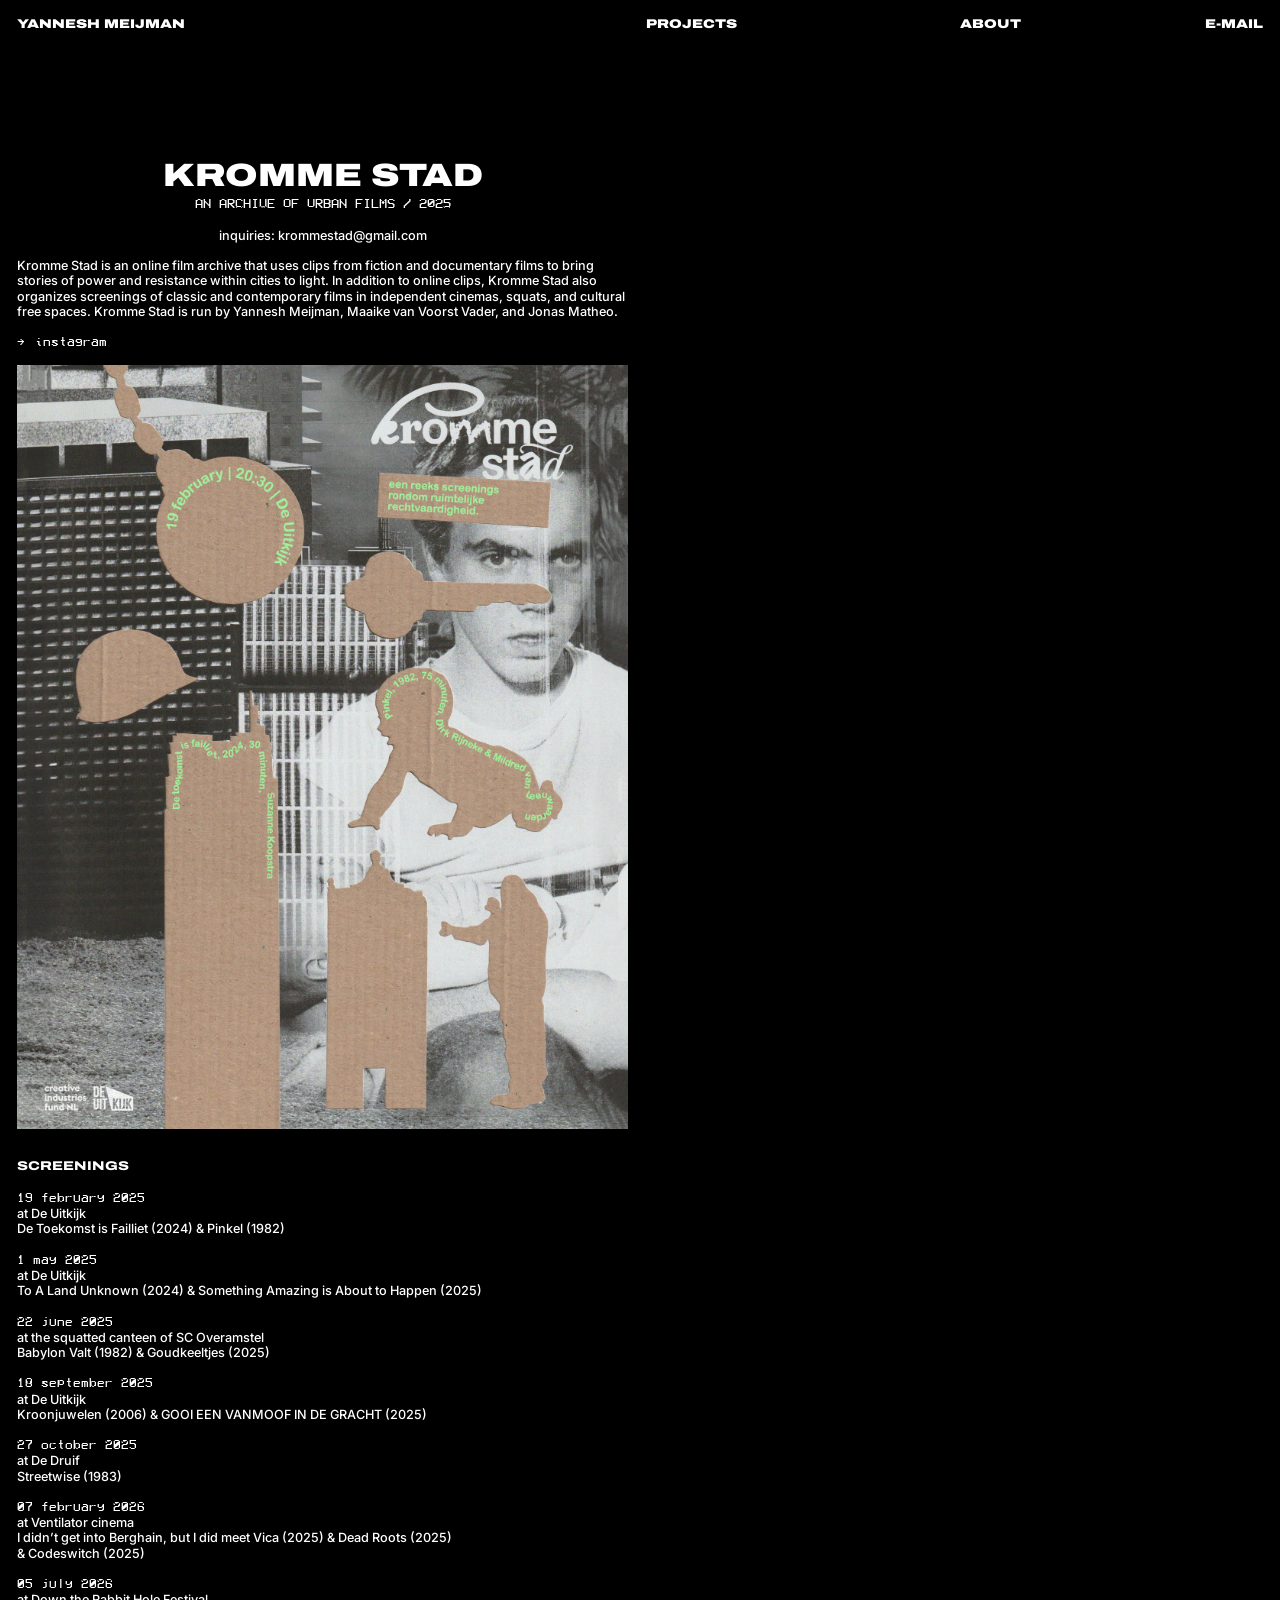
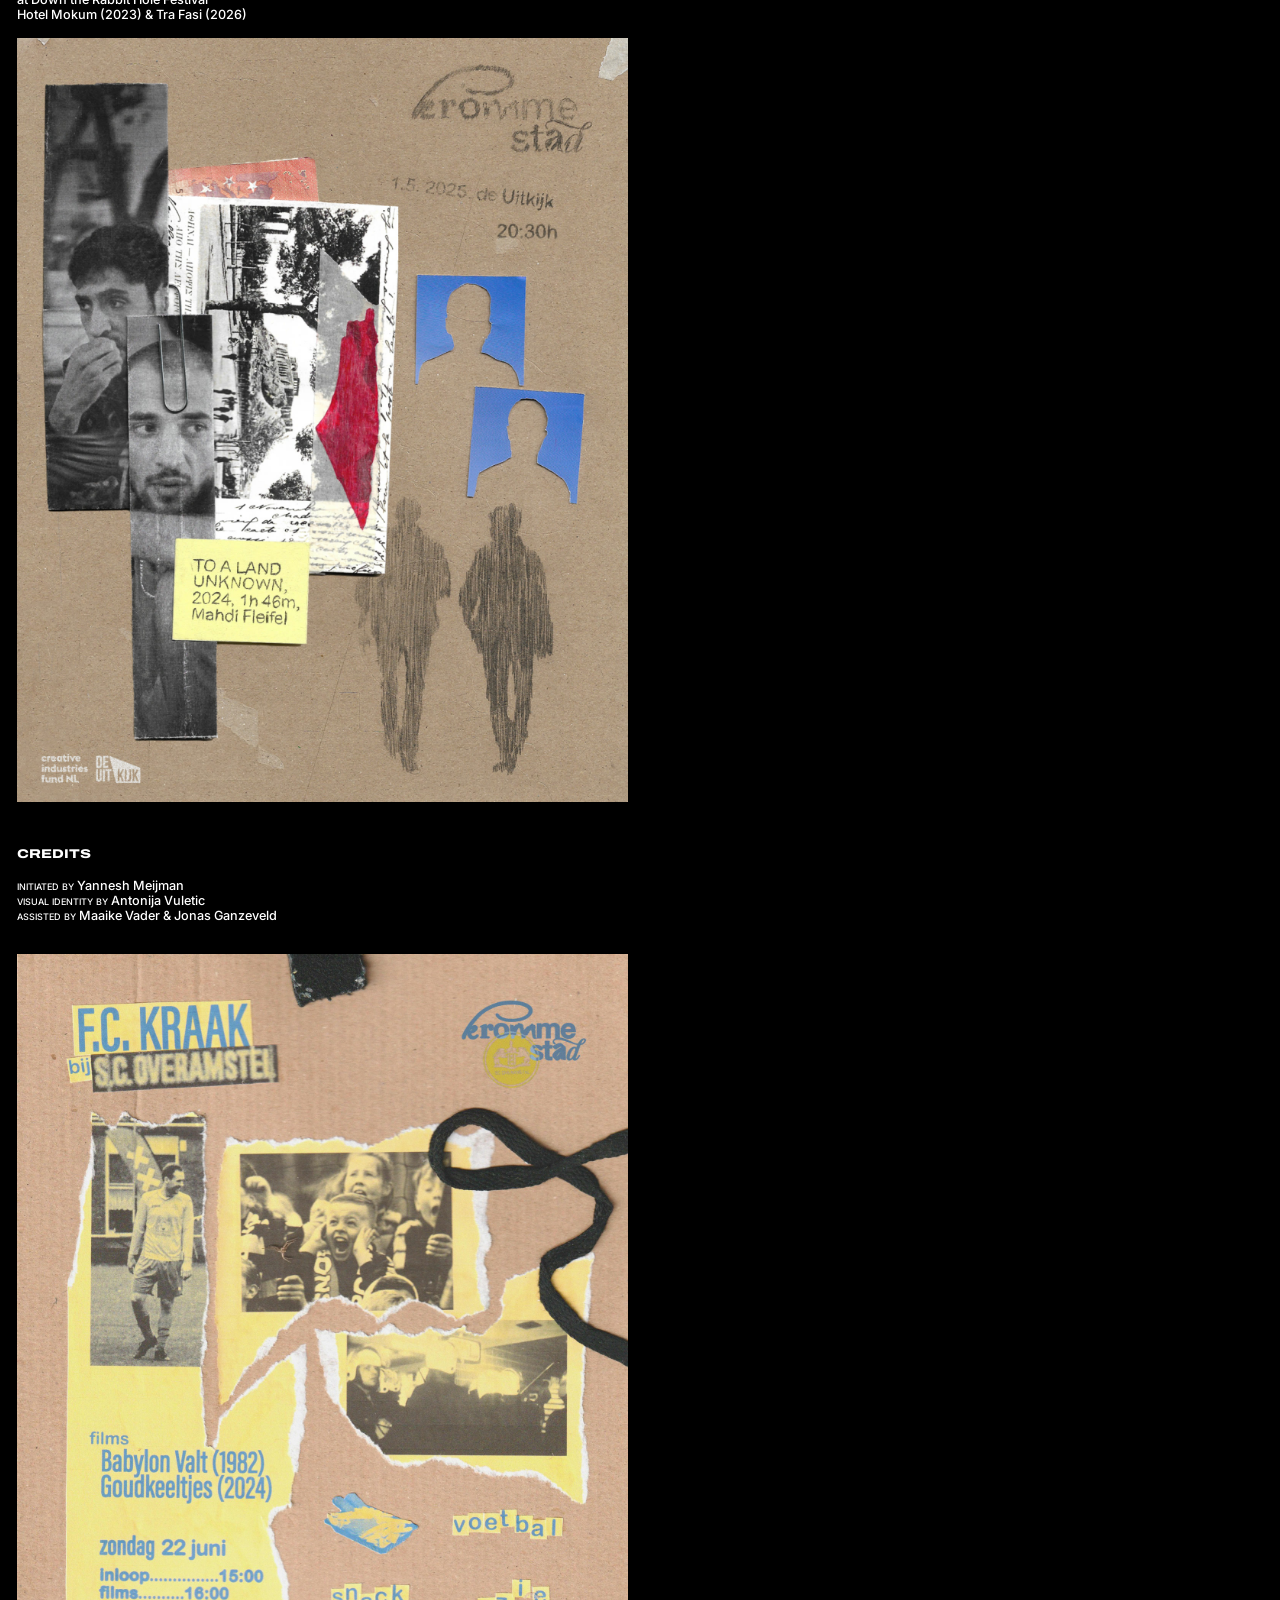
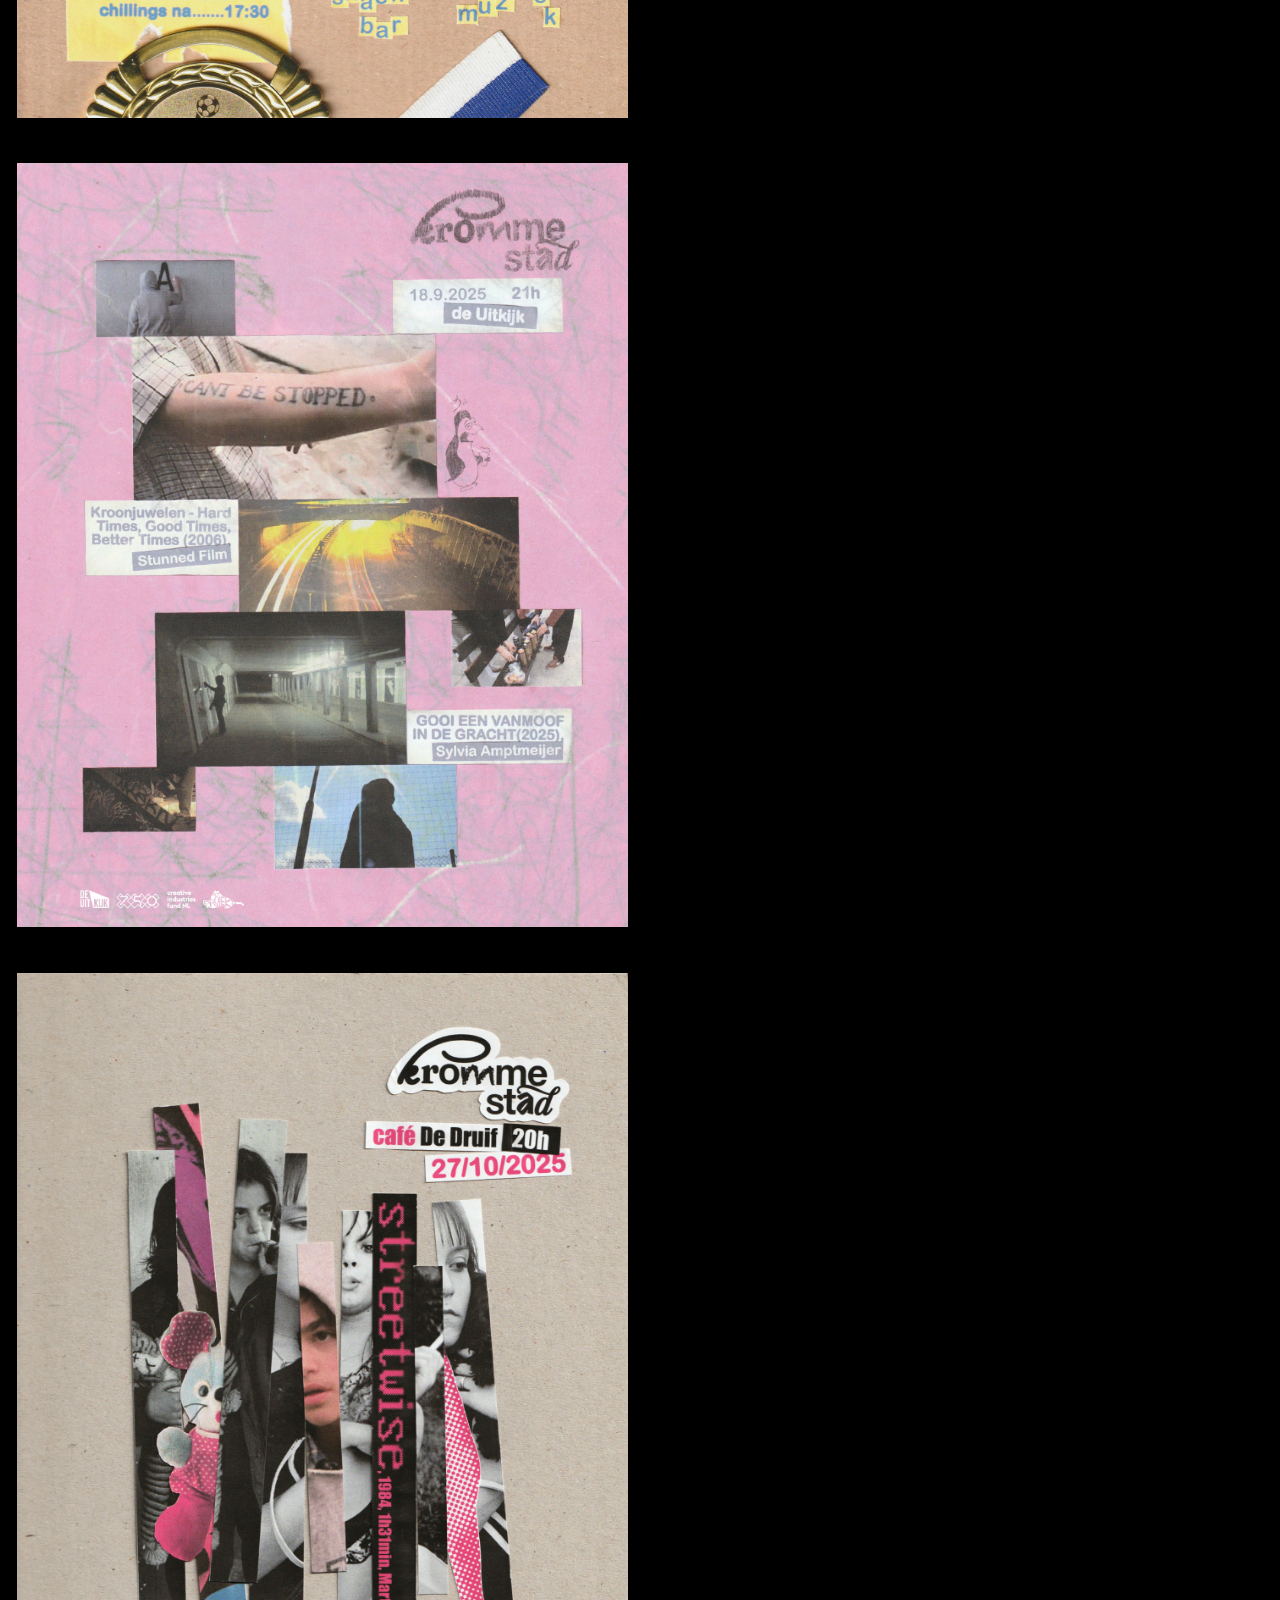
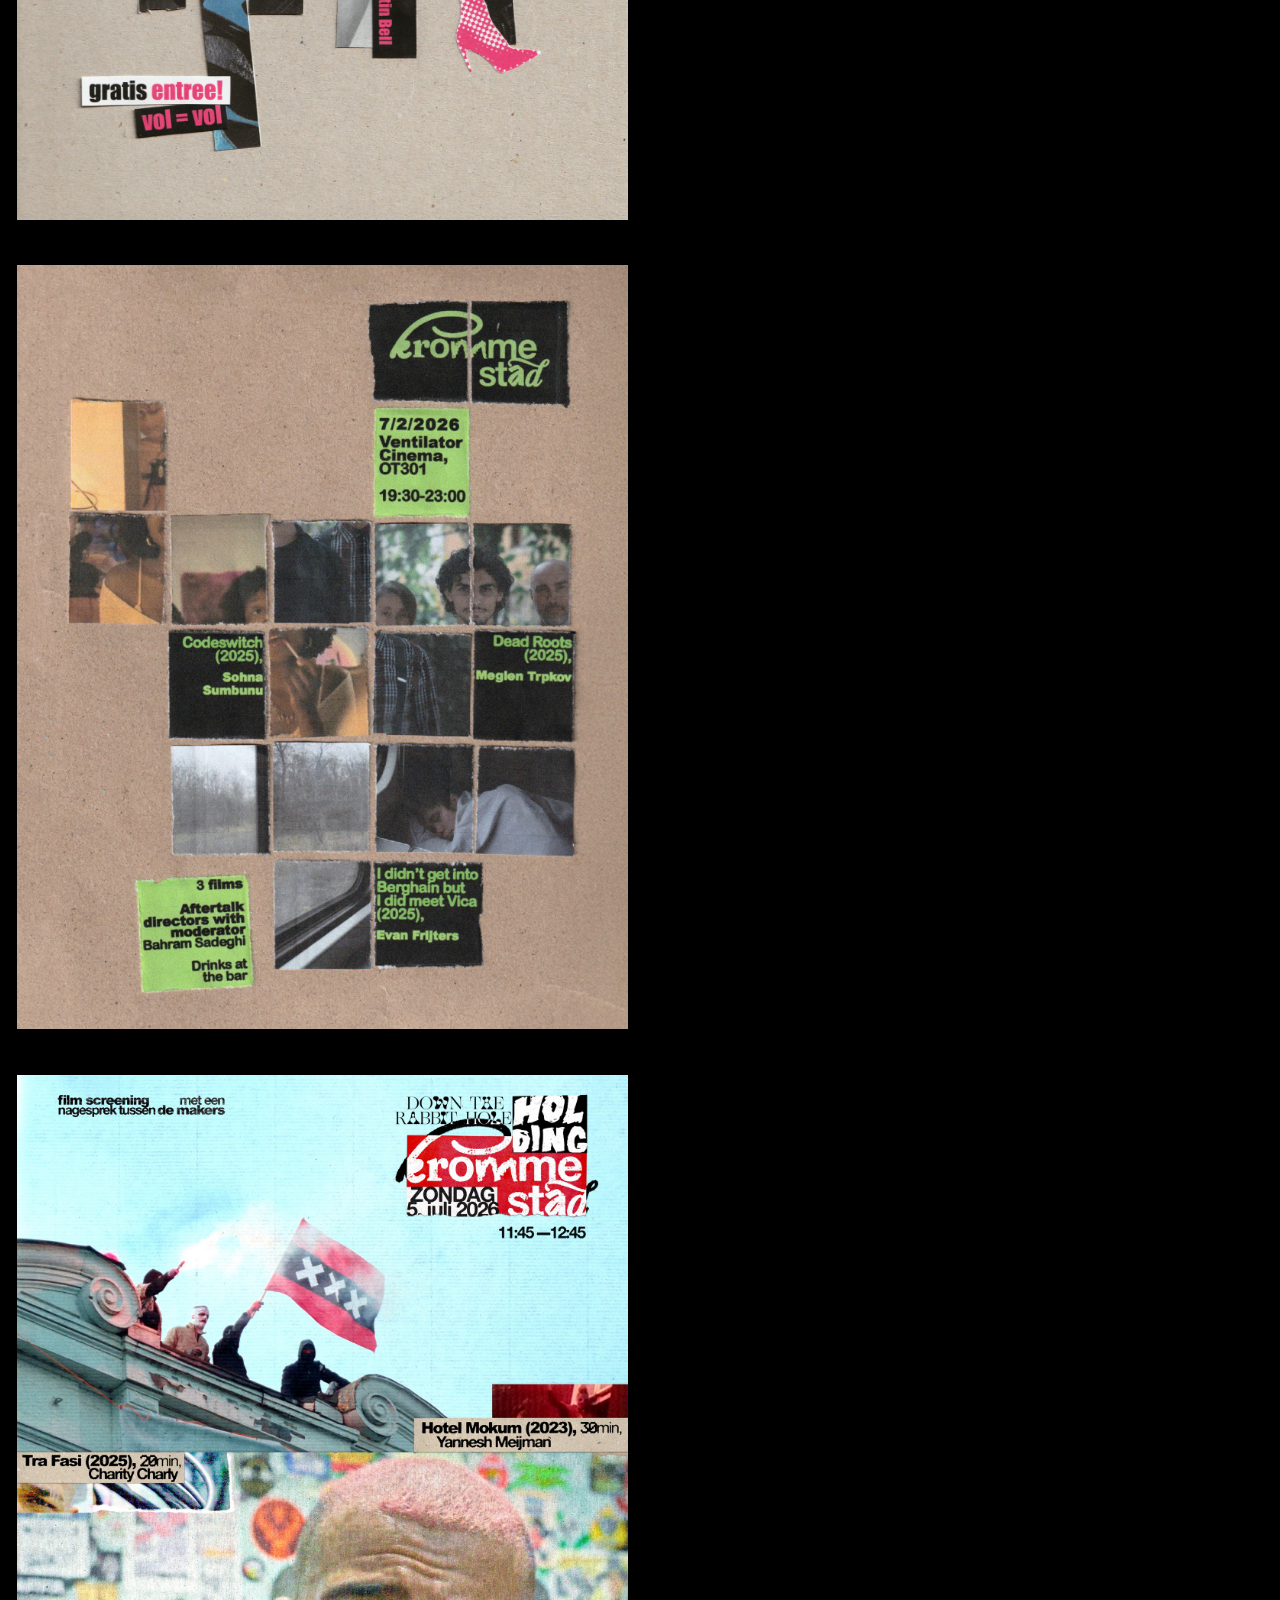
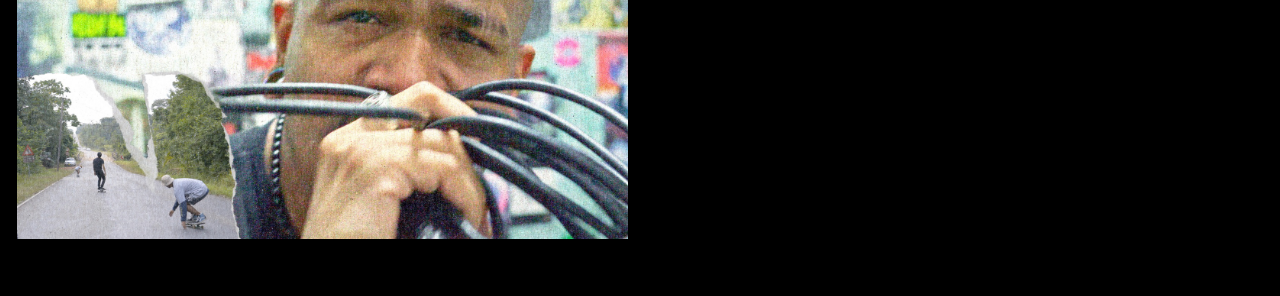
<file: kromme-stad/index.html>
<!doctype html>
<html lang="en">
<head>
  <meta charset="utf-8">
  <meta name="viewport" content="width=device-width, initial-scale=1">
  <title>Kromme Stad — Yannesh Meijman</title>
  <meta name="description" content="Kromme Stad AN ARCHIVE OF urban filmS / 2025 inquiries: krommestad@gmail.com Kromme Stad is an online film archive that uses clips from fiction and documen">
  <link rel="icon" href="../assets/favicon.ico">
  <link rel="stylesheet" href="../assets/css/site.css">
</head>
<body class="project">
  <header class="site-header desktop">
    <div class="cols">
      <div class="col" style="--span:6"><a class="header-link" href="../">Yannesh Meijman</a></div>
      <div class="col" style="--span:3"><a class="header-link" href="../projects/">Projects</a></div>
      <div class="col" style="--span:2"><a class="header-link" href="../about/">About</a></div>
      <div class="col right" style="--span:1"><a class="header-link" href="mailto:ymeijman@gmail.com">E-mail</a></div>
    </div>
  </header>
  <header class="site-header mobile">
    <a class="header-link" href="../">Yannesh Meijman</a>
    <span class="card-line">Filmmaker</span>
    <a class="card-line" href="mailto:ymeijman@gmail.com">ymeijman@gmail.com</a>
    <nav>
      <a class="header-link" href="../projects/">Projects</a>
      <a class="header-link" href="../about/">About</a>
    </nav>
  </header>
  <main class="project-page">
    <article class="content">
<div style="text-align: center"><span class="project-name">Kromme Stad<br></span><h2> <span class="sub-headline">AN ARCHIVE OF urban filmS / 2025</span></h2><br>
<br>inquiries: krommestad@gmail.com<br>
<br>
</div>Kromme Stad is an online film archive that uses clips from fiction and documentary films to bring stories of power and resistance within cities to light. In addition to online clips, Kromme Stad also organizes screenings of classic and contemporary films in independent cinemas, squats, and cultural free spaces. Kromme Stad is run by Yannesh Meijman, Maaike van Voorst Vader, and Jonas Matheo.
<br>
<br>

<h2><span class="icon icon-arrow">→</span> <a href="https://www.instagram.com/krommestad/" target="_blank">instagram<br>
<br>
<img class="media zoomable" src="../assets/media/igpost-5x4.jpg" width="2618" height="3274" alt="Kromme Stad" loading="lazy"></a></h2><br>
<h1><br>
<br>
ScreeningS<br>
<br>
</h1> <br>
<h2>19 february 2025 </h2><br>
at De Uitkijk<br>De Toekomst is Failliet (2024) &#x26; Pinkel (1982)<br>
<br><h2>1 may 2025 </h2><br>
at De Uitkijk <br>To A Land Unknown (2024) &#x26; Something Amazing is About to Happen (2025)<br>
<br><h2>22 june 2025 </h2><br>at the squatted canteen of SC Overamstel <br>Babylon Valt (1982) &#x26; Goudkeeltjes (2025)<br>
<br>
<h2>18 september 2025 </h2><br>at De Uitkijk<br>Kroonjuwelen (2006) &#x26; GOOI EEN VANMOOF IN DE GRACHT (2025)<br>
<br>
<h2>27 october 2025 </h2><br>at De Druif<br>Streetwise (1983)<br>
<br>
<h2>07 february 2026</h2><br>at Ventilator cinema<br>I didn’t get into Berghain, but I did meet Vica (2025) &#x26; Dead Roots (2025)<br>
&#x26; Codeswitch (2025)<br>
<br>

<h2>05 july 2026<br>
</h2><br>
at Down the Rabbit Hole Festival<br>
Hotel Mokum (2023) &#x26; Tra Fasi (2026)<br>
<br>
<img class="media zoomable" src="../assets/media/post-5x4.jpg" width="1080" height="1350" alt="Kromme Stad" loading="lazy"><br>
<b><h1><br><br>
Credits<br>
<br>
</h1></b><br>
<span class="small-caps">Initiated by</span> Yannesh Meijman<br>
<span class="small-caps">Visual Identity by</span> Antonija Vuletic<br><span class="small-caps">Assisted by</span> Maaike Vader &#x26; Jonas Ganzeveld<br>
<br>
<br>
<img class="media zoomable" src="../assets/media/fc-kraak-grain.jpg" width="4500" height="5625" alt="Kromme Stad" loading="lazy"><br>
<br>
<br><img class="media zoomable" src="../assets/media/ks-post-21h.jpg" width="4500" height="5625" alt="Kromme Stad" loading="lazy"><br>
<br>
<br>
<img class="media zoomable" src="../assets/media/ks-streetwise-final-final.jpg" width="2534" height="3508" alt="Kromme Stad" loading="lazy"><br>
<br>
<br>
<img class="media zoomable" src="../assets/media/photo-2026-01-17-10-28-49.jpg" width="1024" height="1280" alt="Kromme Stad" loading="lazy"><br>
<br>
<br>
<img class="media zoomable" src="../assets/media/dtrh-ks-ig-feed-rew.jpg" width="3721" height="4651" alt="Kromme Stad" loading="lazy">
    </article>
    <div class="backdrop" data-youtube="7EXoQzQ8ZlQ" data-fit="contain" data-title="Kromme Stad — loop"><div class="frame"></div></div>
  </main>
  <script src="../assets/js/site.js" defer></script>
</body>
</html>
</file>
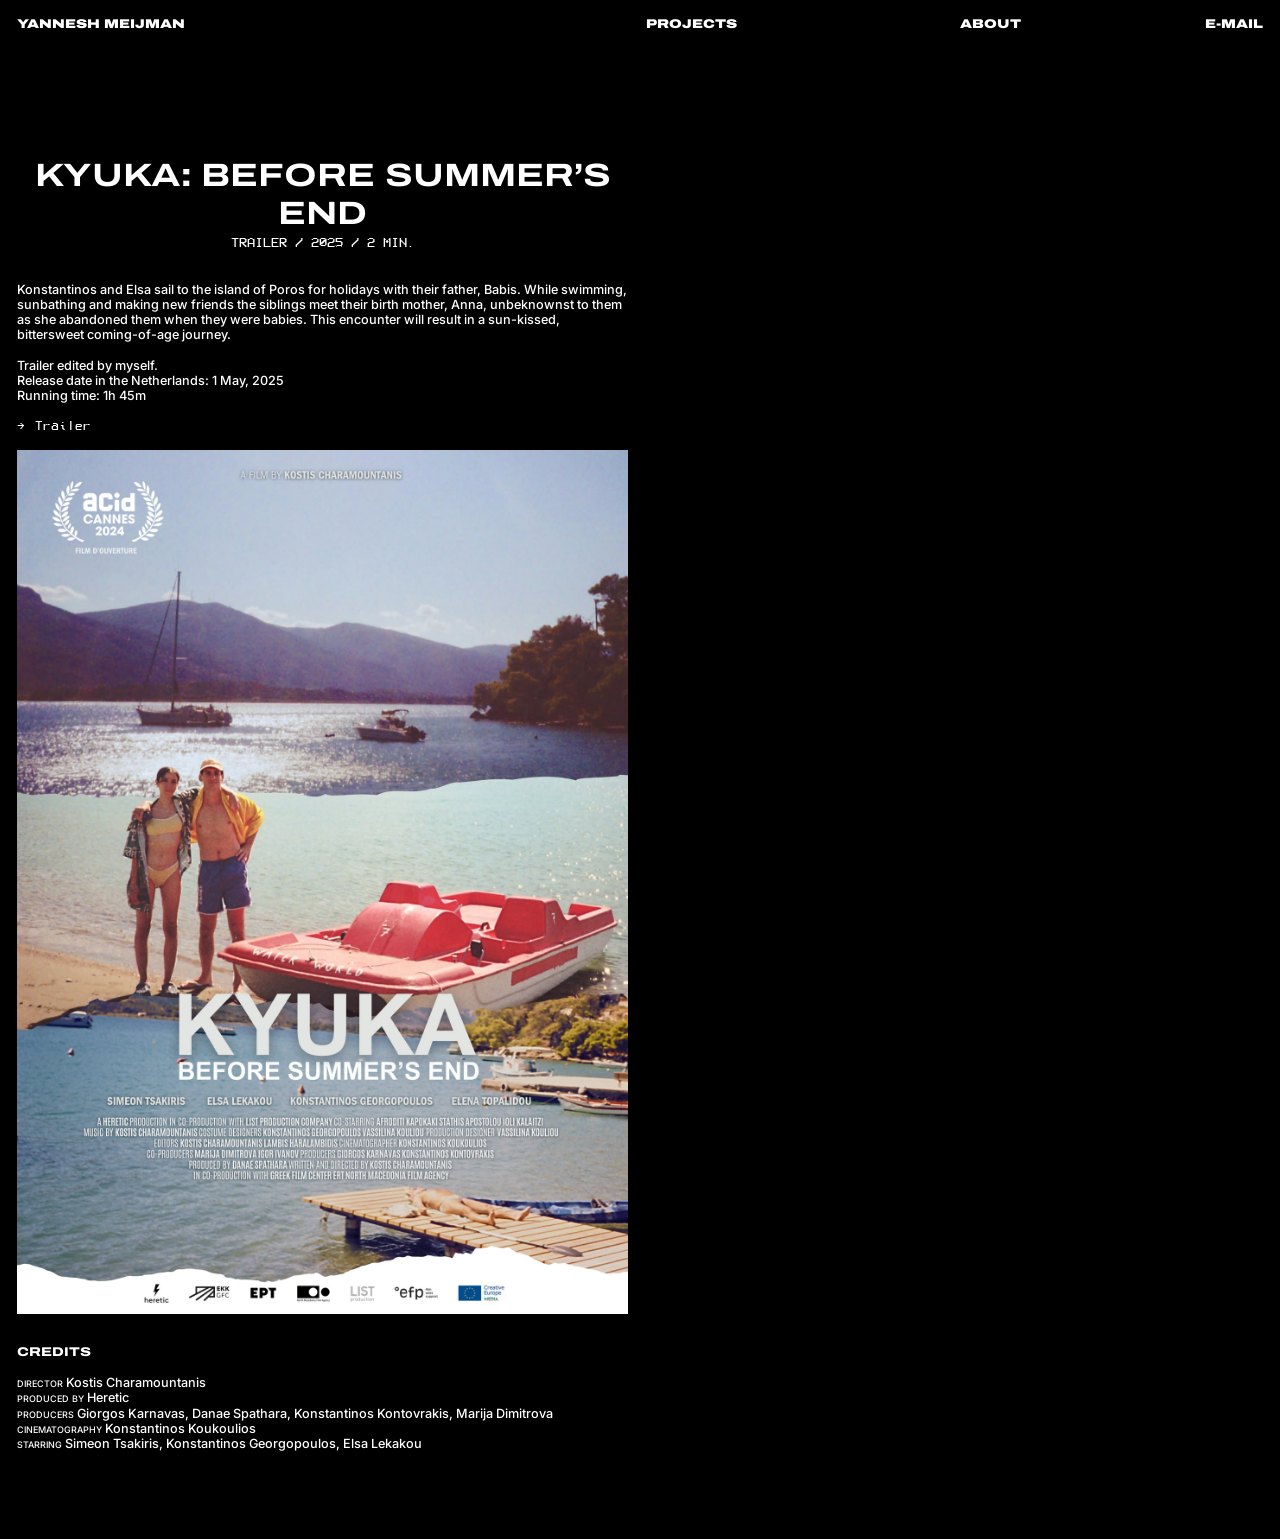
<file: kyuka-before-summers-end/index.html>
<!doctype html>
<html lang="en">
<head>
  <meta charset="utf-8">
  <meta name="viewport" content="width=device-width, initial-scale=1">
  <title>Kyuka Before Summers End — Yannesh Meijman</title>
  <meta name="description" content="Kyuka: Before Summer’s End Trailer / 2025 / 2 Min. Konstantinos and Elsa sail to the island of Poros for holidays with their father, Babis. While swimming,">
  <link rel="icon" href="../assets/favicon.ico">
  <link rel="stylesheet" href="../assets/css/site.css">
</head>
<body class="project">
  <header class="site-header desktop">
    <div class="cols">
      <div class="col" style="--span:6"><a class="header-link" href="../">Yannesh Meijman</a></div>
      <div class="col" style="--span:3"><a class="header-link" href="../projects/">Projects</a></div>
      <div class="col" style="--span:2"><a class="header-link" href="../about/">About</a></div>
      <div class="col right" style="--span:1"><a class="header-link" href="mailto:ymeijman@gmail.com">E-mail</a></div>
    </div>
  </header>
  <header class="site-header mobile">
    <a class="header-link" href="../">Yannesh Meijman</a>
    <span class="card-line">Filmmaker</span>
    <a class="card-line" href="mailto:ymeijman@gmail.com">ymeijman@gmail.com</a>
    <nav>
      <a class="header-link" href="../projects/">Projects</a>
      <a class="header-link" href="../about/">About</a>
    </nav>
  </header>
  <main class="project-page">
    <article class="content">
<div style="text-align: center"><span class="project-name"><b>Kyuka: Before Summer’s End</b><br></span><h2><span class="sub-headline">Trailer / 2025 / 2 Min.</span></h2><br>

<br>
</div><br>
Konstantinos and Elsa sail to the island of Poros for holidays with their father, Babis. While swimming, sunbathing and making new friends the siblings meet their birth mother, Anna, unbeknownst to them as she abandoned them when they were babies. This encounter will result in a sun-kissed, bittersweet coming-of-age journey.<br>

<br>
Trailer edited by myself.<br>
Release date in the Netherlands: 1 May, 2025<br>
Running time: 1h 45m<br>

<br>

<h2><span class="icon icon-arrow">→</span> <a href="https://www.youtube.com/watch?v=49CFt1cfMp4" target="_blank">Trailer</a><br>
<br>
</h2><br>
<img class="media zoomable" src="../assets/media/kyuka-poster-final.jpg" width="4961" height="7016" alt="Kyuka Before Summers End" loading="lazy"><br>
<br>
<h1>Credits<br>
<br>
</h1>

<br><span class="small-caps">Director</span> Kostis Charamountanis<br><span class="small-caps">Produced by</span> Heretic<br><span class="small-caps">Producers</span> Giorgos Karnavas, Danae Spathara, Konstantinos Kontovrakis, Marija Dimitrova<br><span class="small-caps">Cinematography</span> Konstantinos Koukoulios<br><span class="small-caps">Starring</span> Simeon Tsakiris, Konstantinos Georgopoulos, Elsa Lekakou<br>
<br>
<br>
    </article>
    <div class="backdrop" data-youtube="TZxsi7CUvTk" data-fit="contain" data-title="Kyuka Before Summers End — loop"><div class="frame"></div></div>
  </main>
  <script src="../assets/js/site.js" defer></script>
</body>
</html>
</file>
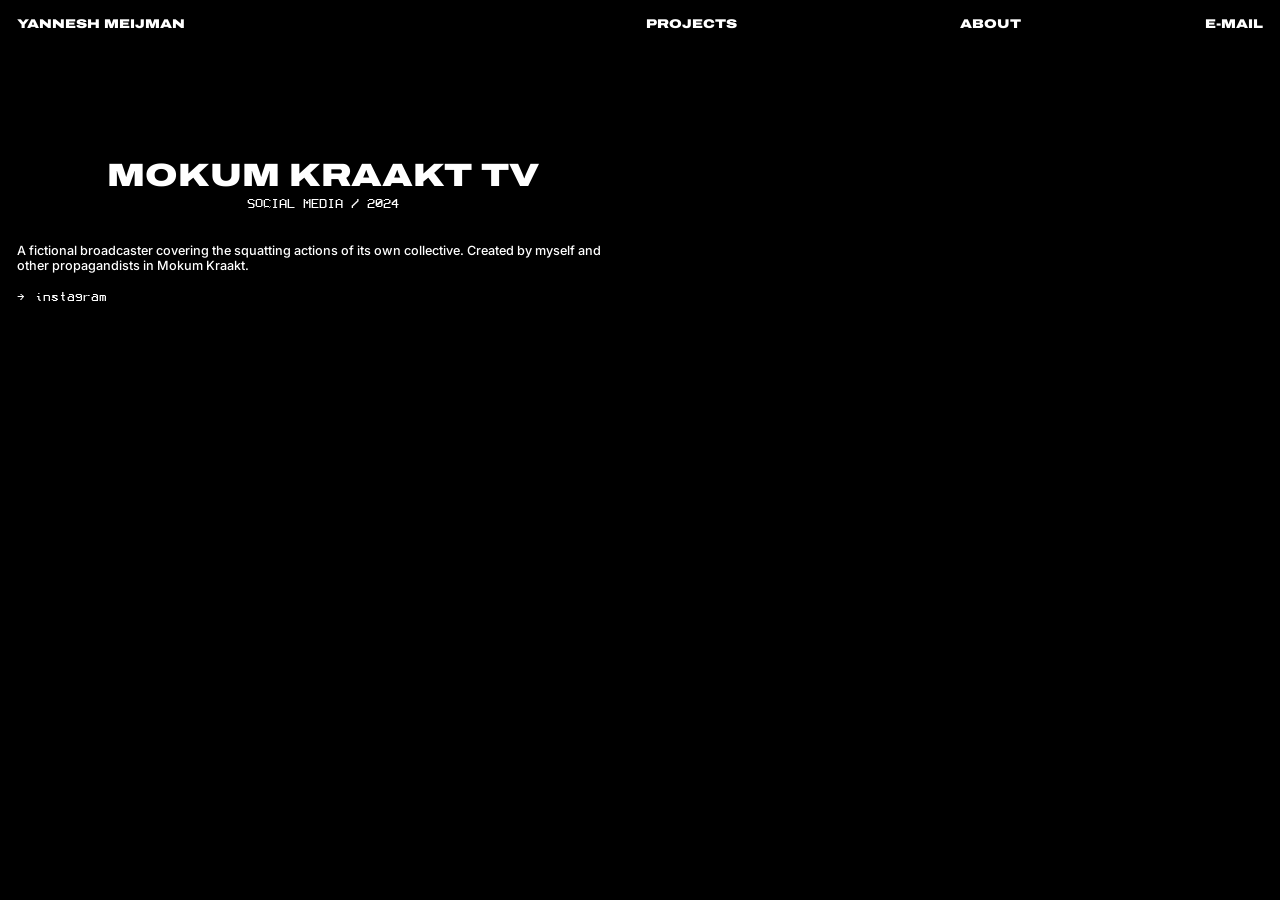
<file: mokum-kraakt-tv/index.html>
<!doctype html>
<html lang="en">
<head>
  <meta charset="utf-8">
  <meta name="viewport" content="width=device-width, initial-scale=1">
  <title>Mokum Kraakt TV — Yannesh Meijman</title>
  <meta name="description" content="Mokum kraakt tv social media / 2024 A fictional broadcaster covering the squatting actions of its own collective. Created by myself and other propagandists">
  <link rel="icon" href="../assets/favicon.ico">
  <link rel="stylesheet" href="../assets/css/site.css">
</head>
<body class="project">
  <header class="site-header desktop">
    <div class="cols">
      <div class="col" style="--span:6"><a class="header-link" href="../">Yannesh Meijman</a></div>
      <div class="col" style="--span:3"><a class="header-link" href="../projects/">Projects</a></div>
      <div class="col" style="--span:2"><a class="header-link" href="../about/">About</a></div>
      <div class="col right" style="--span:1"><a class="header-link" href="mailto:ymeijman@gmail.com">E-mail</a></div>
    </div>
  </header>
  <header class="site-header mobile">
    <a class="header-link" href="../">Yannesh Meijman</a>
    <span class="card-line">Filmmaker</span>
    <a class="card-line" href="mailto:ymeijman@gmail.com">ymeijman@gmail.com</a>
    <nav>
      <a class="header-link" href="../projects/">Projects</a>
      <a class="header-link" href="../about/">About</a>
    </nav>
  </header>
  <main class="project-page">
    <article class="content">
<span class="project-name">Mokum kraakt tv</span><div style="text-align: center"><h2><span class="sub-headline">social media / 2024</span></h2></div>
<br>
<br>
A fictional broadcaster covering the squatting actions of its own collective. Created by myself and other propagandists in Mokum Kraakt. 
<br>
<br>

<h2><span class="icon icon-arrow">→</span> <a href="https://www.instagram.com/mokumkraakt/" target="_blank">instagram</a></h2><br>
<br>
<br>
<video class="media" src="../assets/media/occupy-uva.mp4" width="540" height="960" autoplay muted loop playsinline></video><br>
    </article>
    <div class="backdrop" data-video="../assets/media/mokum-kraakt.mp4" data-fit="contain" data-ratio="1.0000" style="--inset:0rem"><div class="frame"></div></div>
  </main>
  <script src="../assets/js/site.js" defer></script>
</body>
</html>
</file>
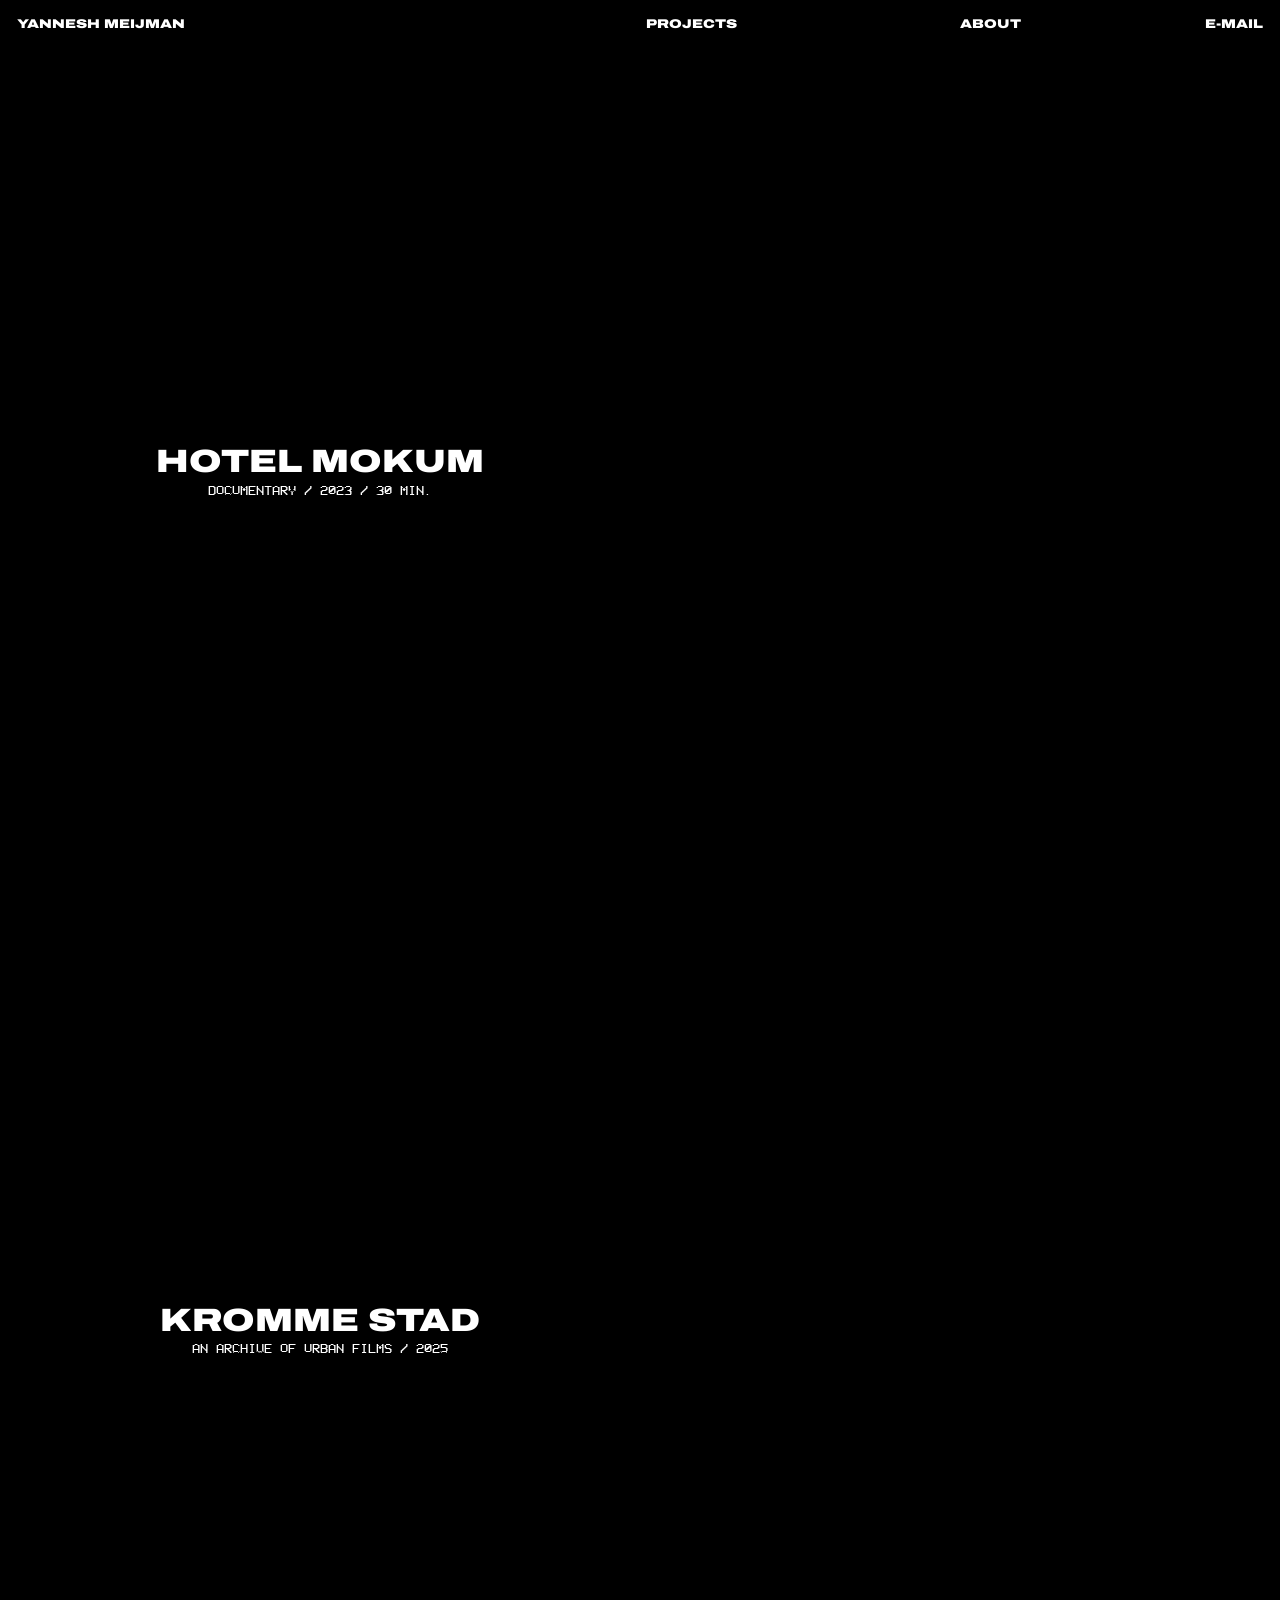
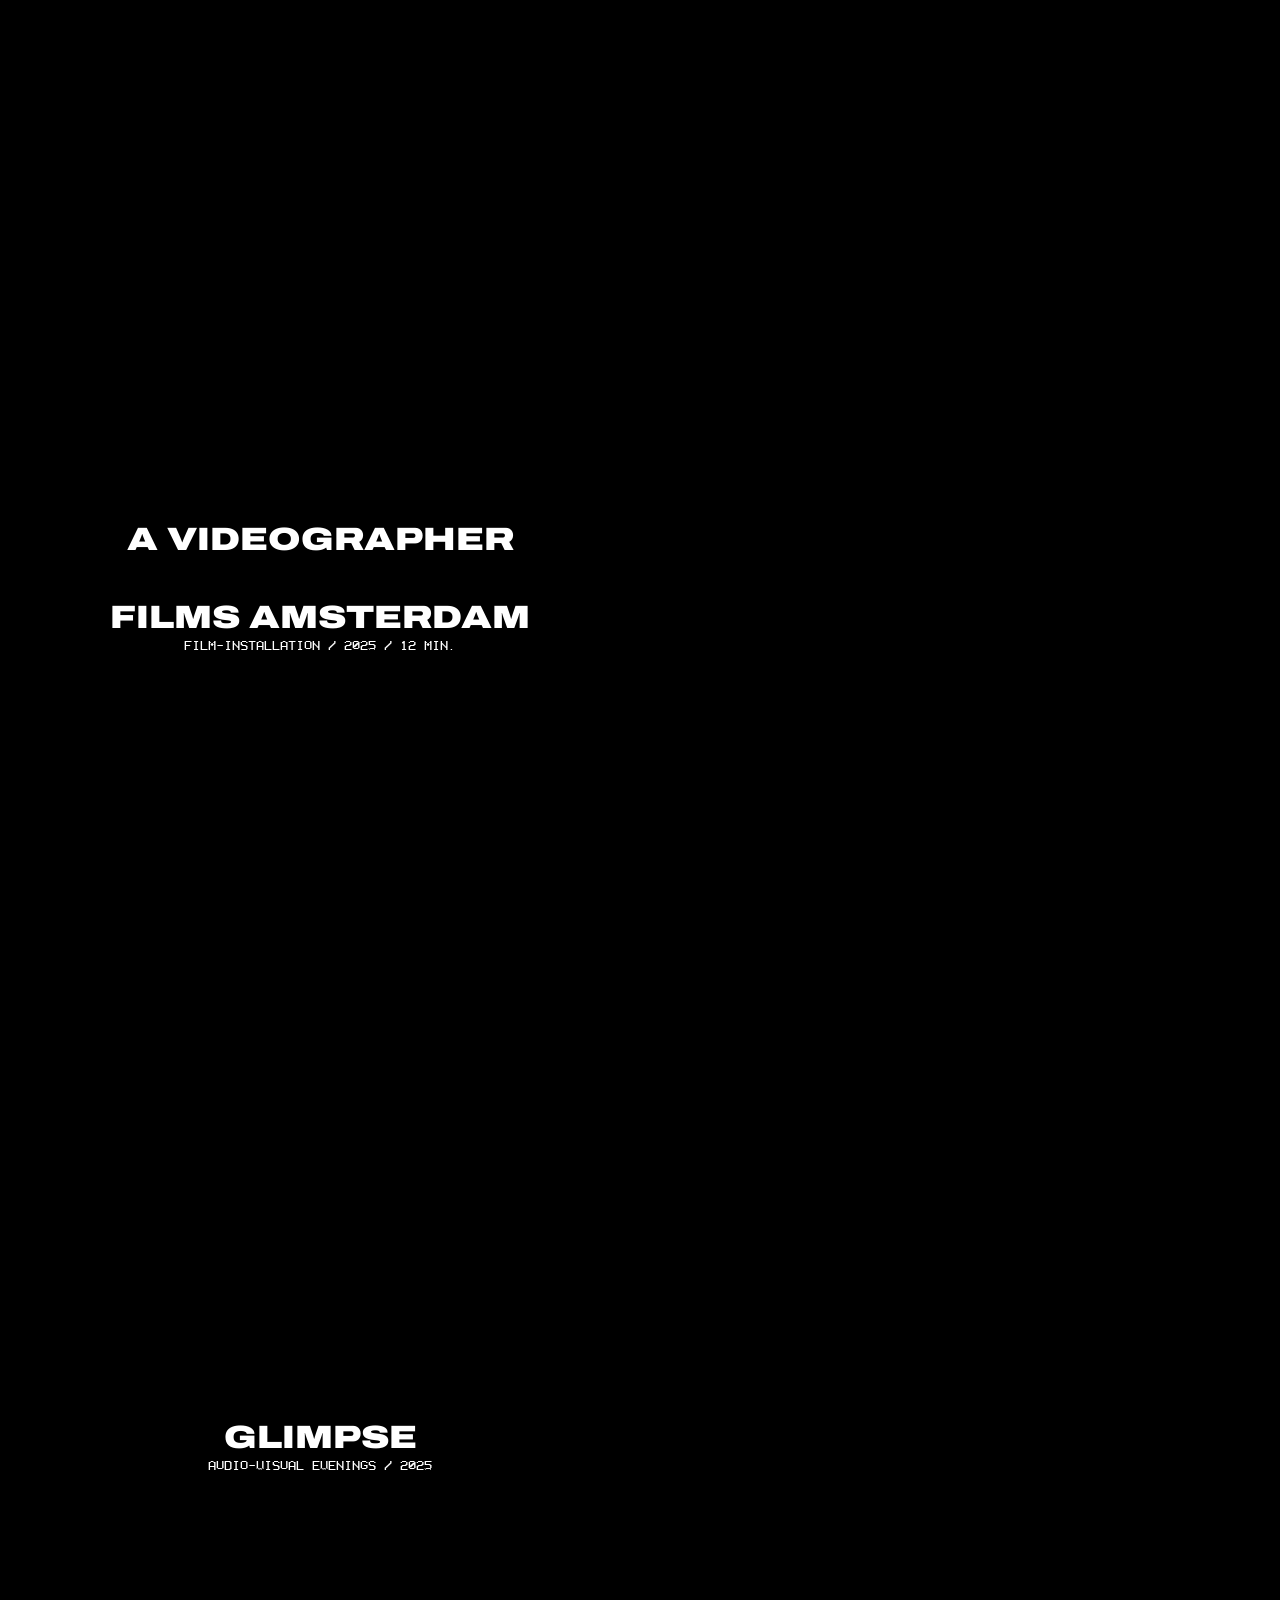
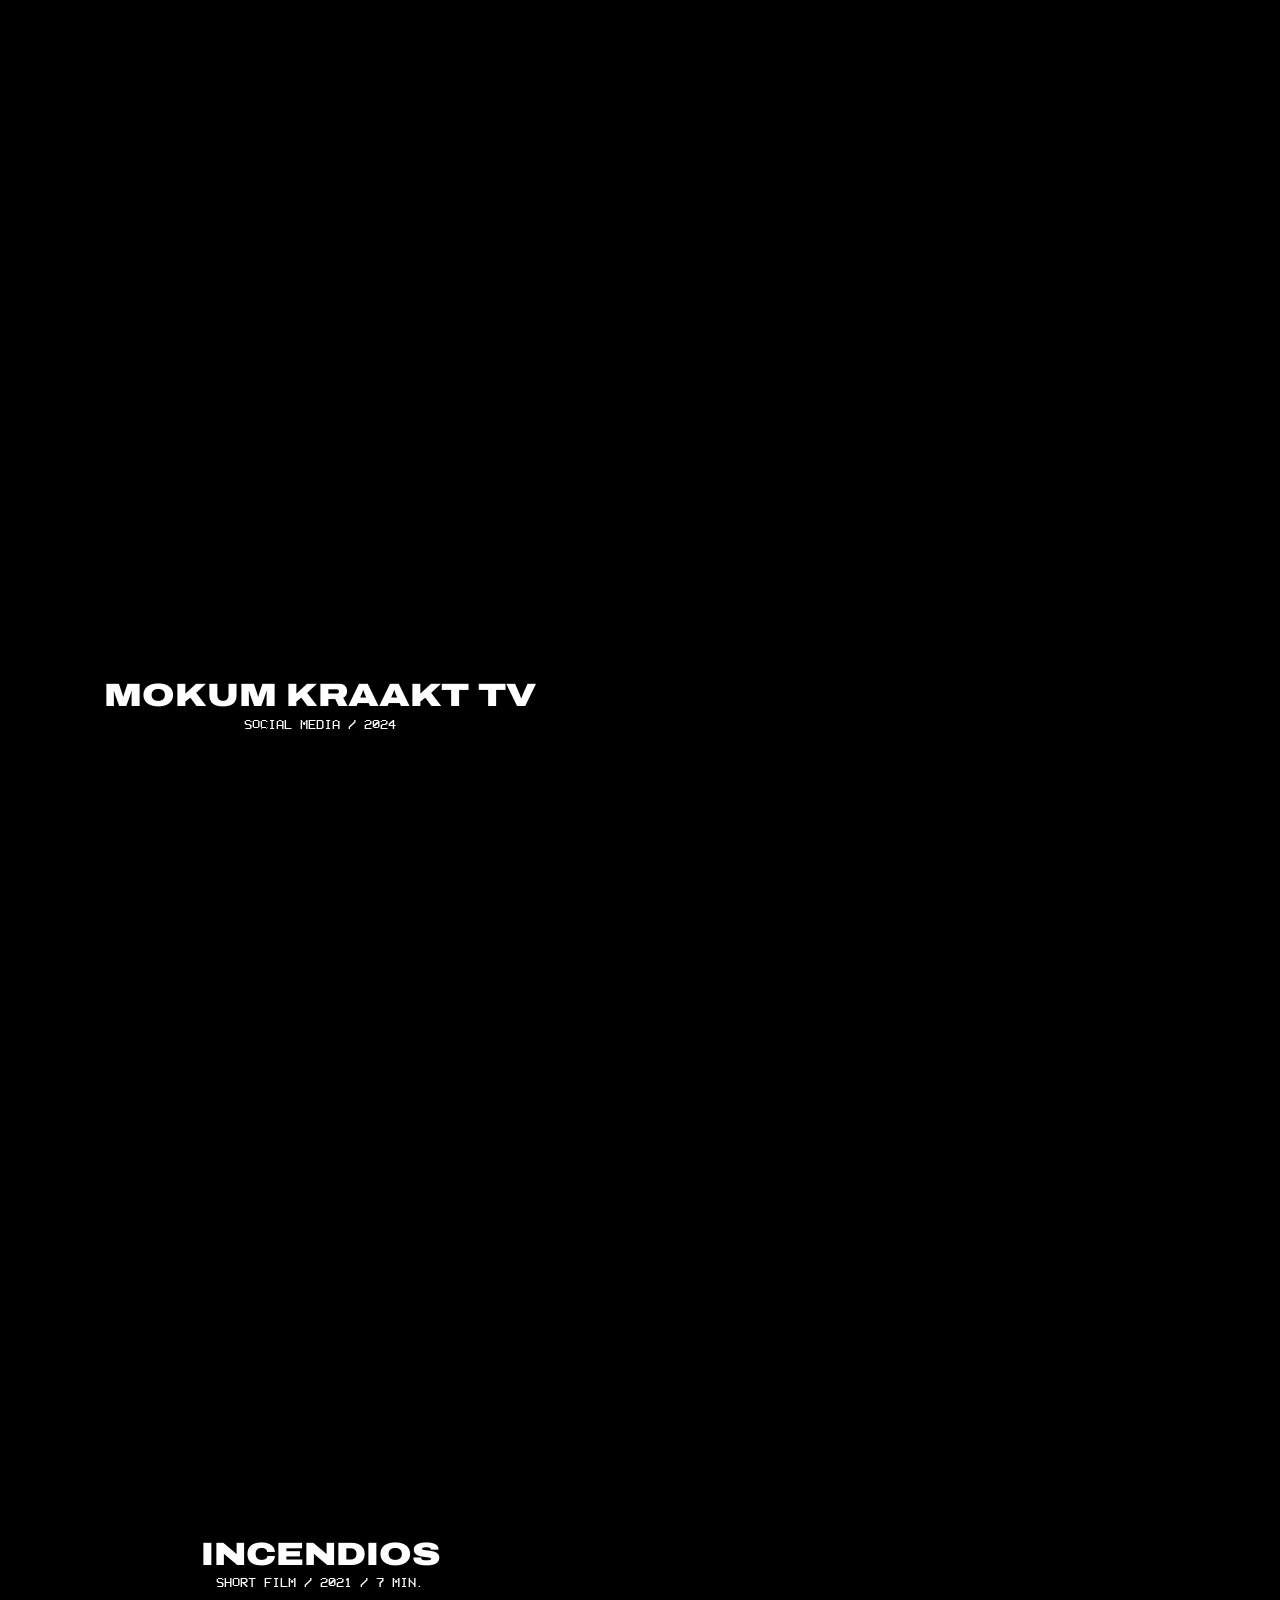
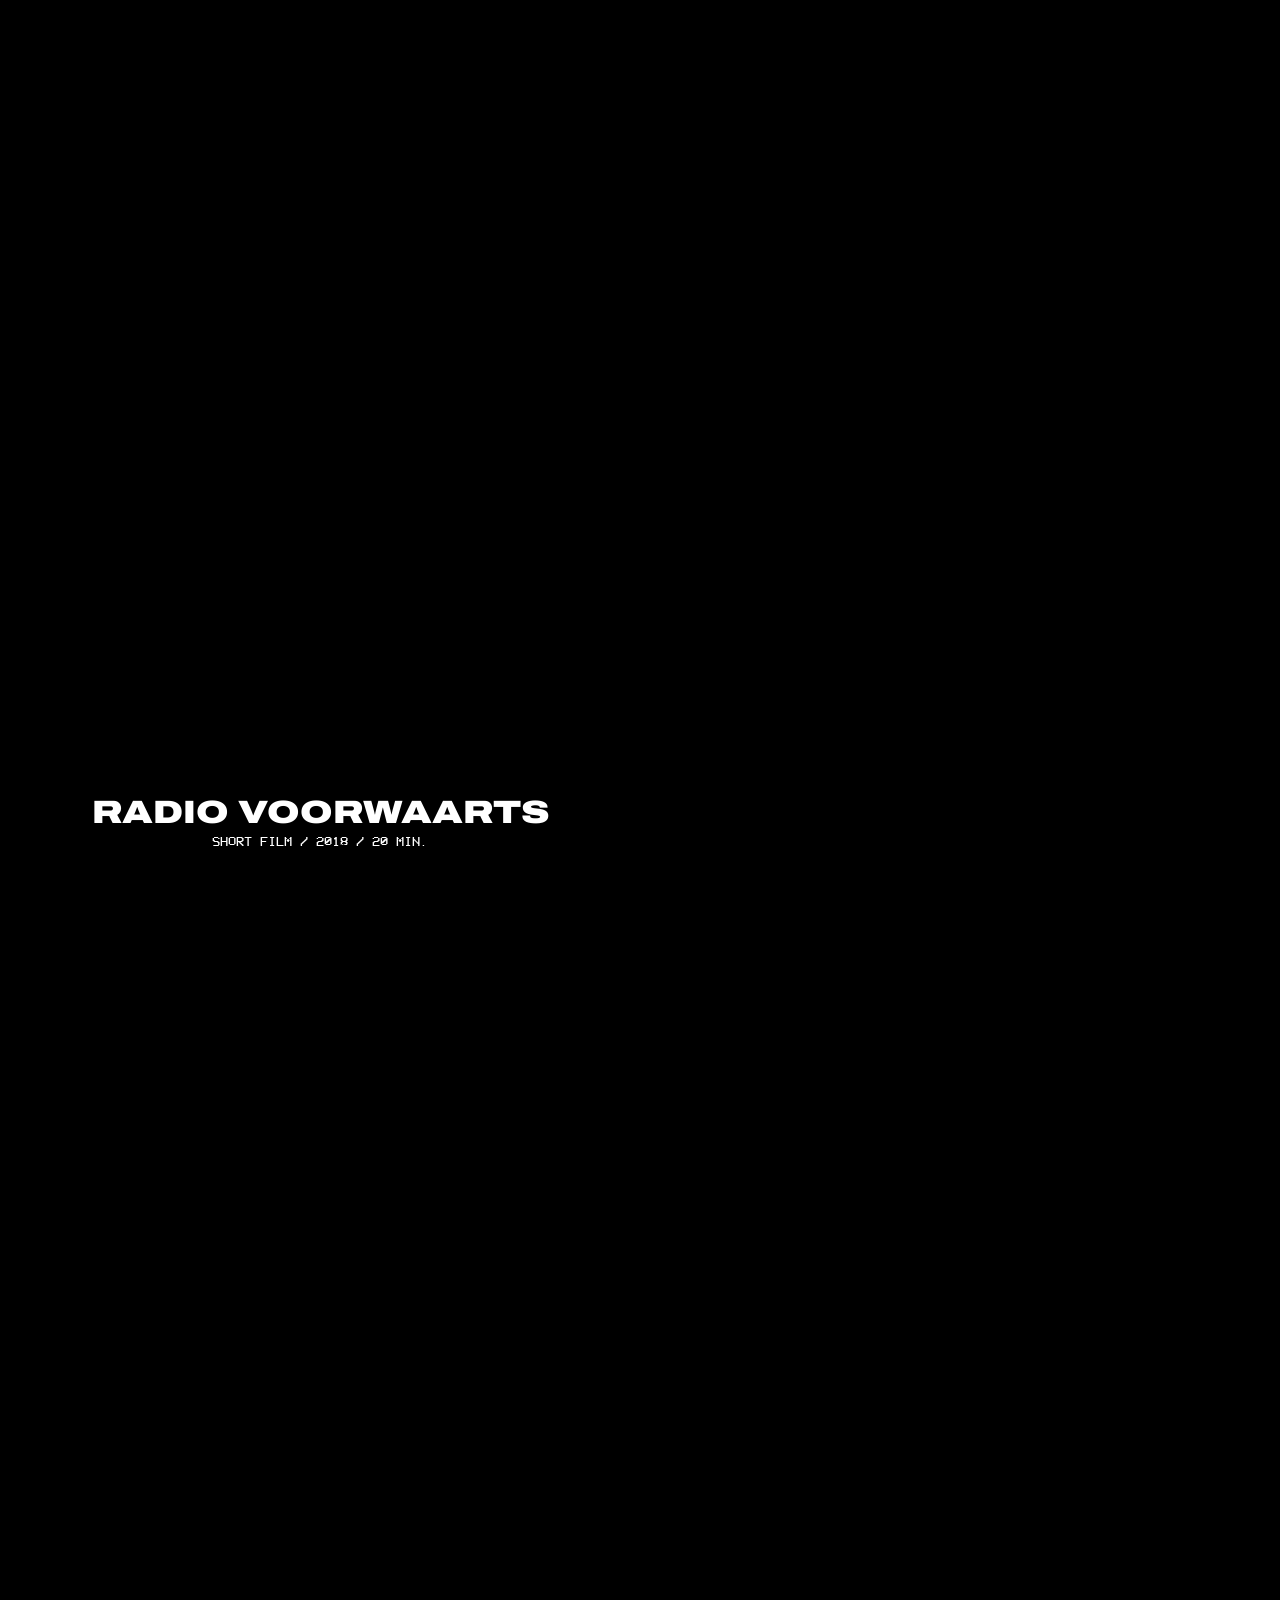
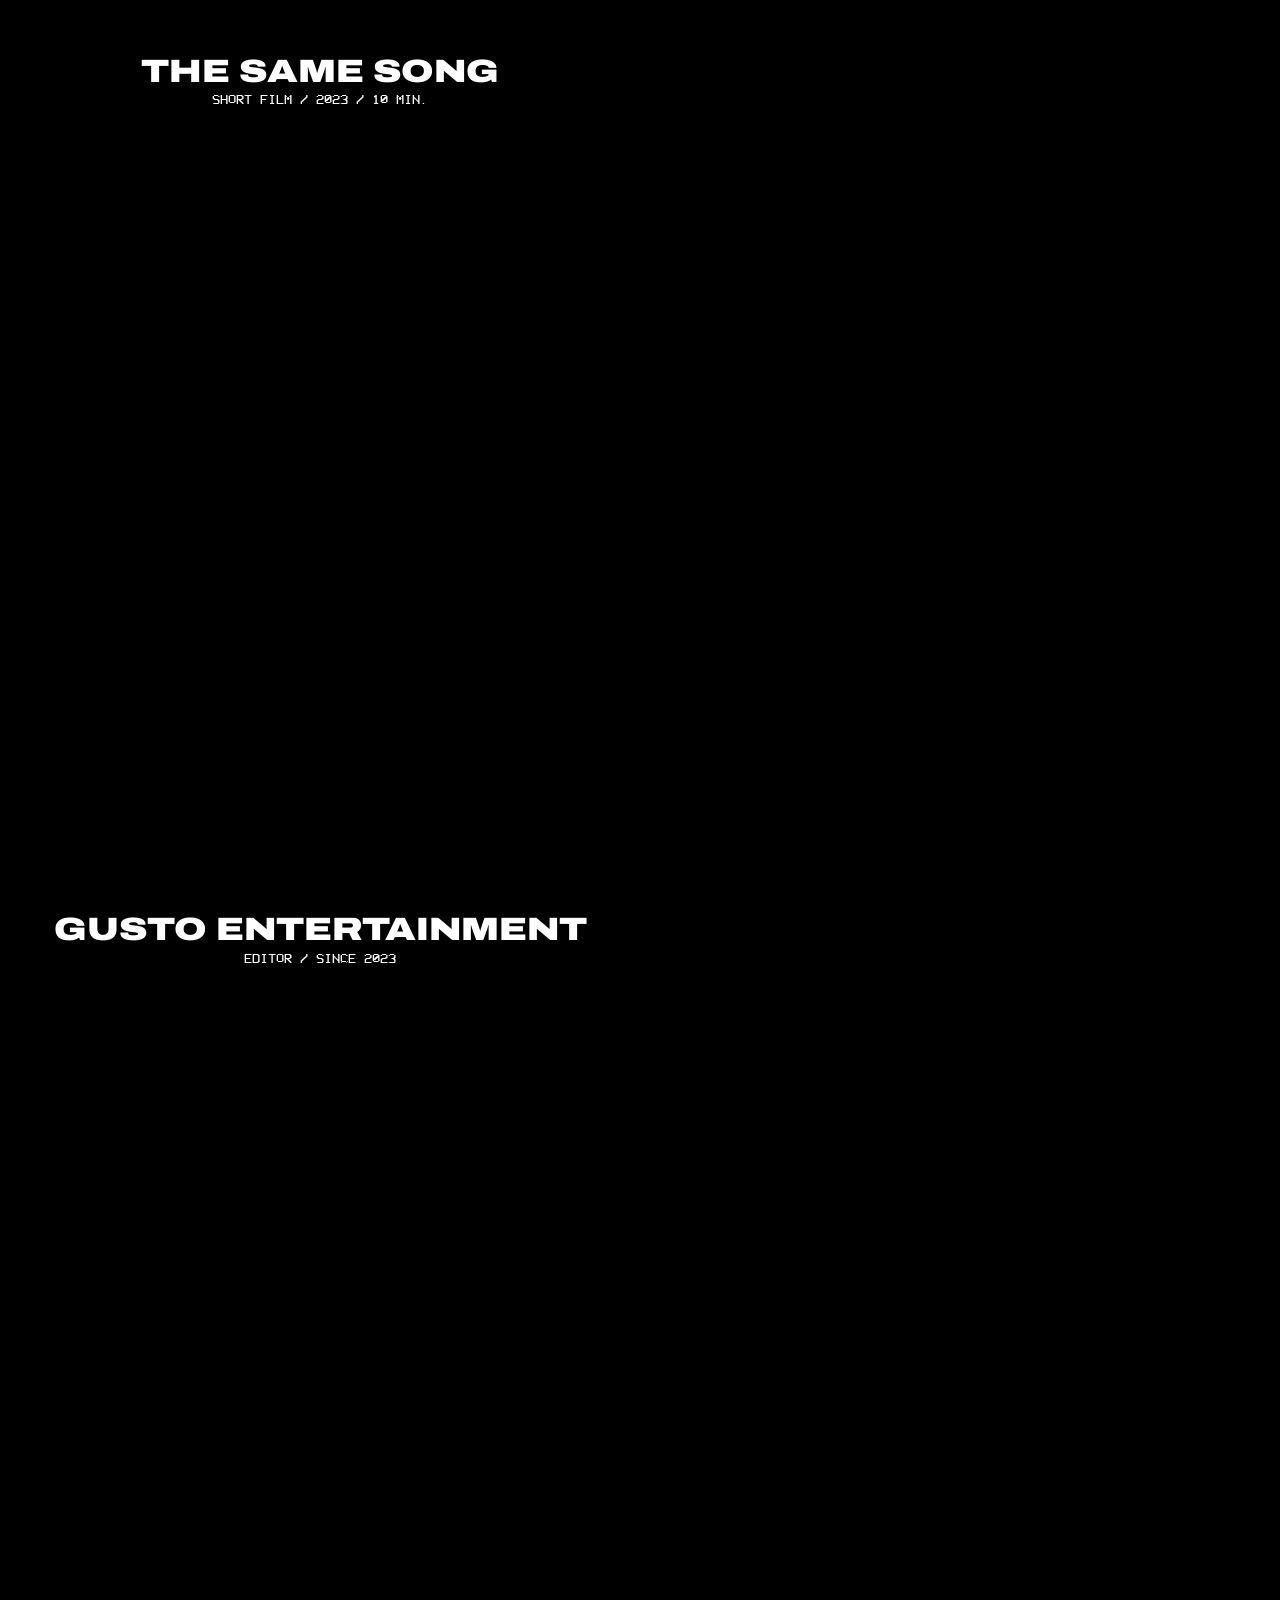
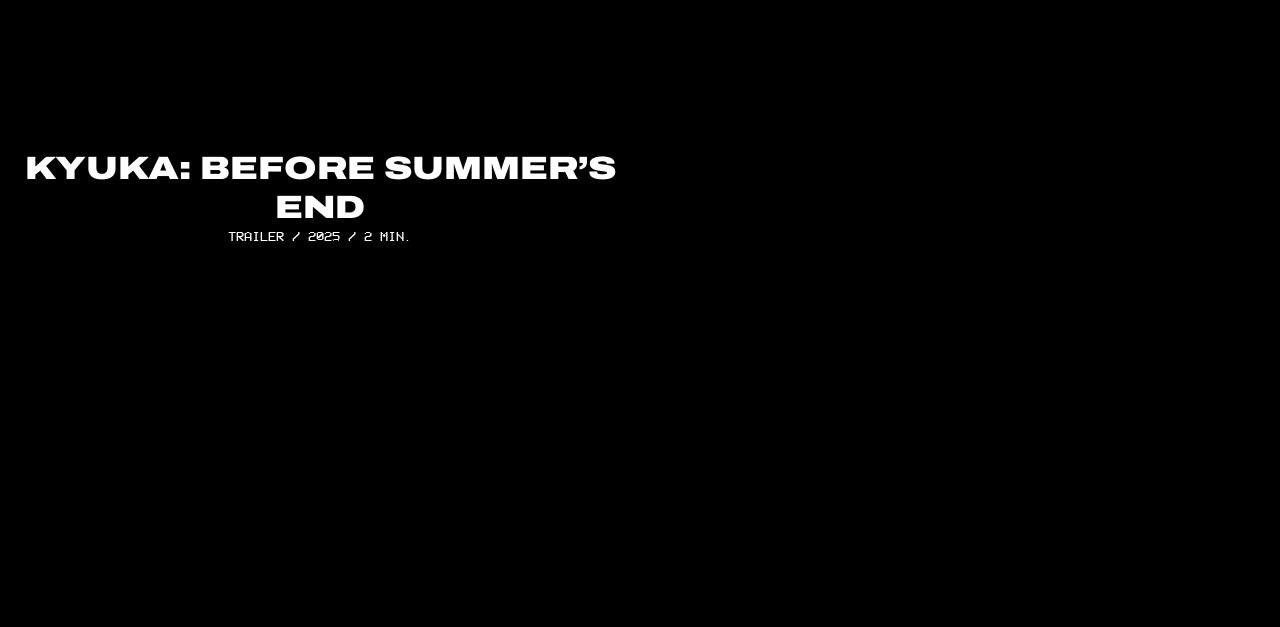
<file: projects/index.html>
<!doctype html>
<html lang="en">
<head>
  <meta charset="utf-8">
  <meta name="viewport" content="width=device-width, initial-scale=1">
  <title>Projects — Yannesh Meijman</title>
  <meta name="description" content="Yannesh Meijman — filmmaker, Amsterdam.">
  <link rel="icon" href="../assets/favicon.ico">
  <link rel="stylesheet" href="../assets/css/site.css">
</head>
<body class="projects">
  <header class="site-header desktop">
    <div class="cols">
      <div class="col" style="--span:6"><a class="header-link" href="../">Yannesh Meijman</a></div>
      <div class="col" style="--span:3"><a class="header-link" href="../projects/">Projects</a></div>
      <div class="col" style="--span:2"><a class="header-link" href="../about/">About</a></div>
      <div class="col right" style="--span:1"><a class="header-link" href="mailto:ymeijman@gmail.com">E-mail</a></div>
    </div>
  </header>
  <header class="site-header mobile">
    <a class="header-link" href="../">Yannesh Meijman</a>
    <span class="card-line">Filmmaker</span>
    <a class="card-line" href="mailto:ymeijman@gmail.com">ymeijman@gmail.com</a>
    <nav>
      <a class="header-link" href="../projects/">Projects</a>
      <a class="header-link" href="../about/">About</a>
    </nav>
  </header>
  <main>
    <section class="project-row" id="hotel-mokum">
      <div class="row-text">
        <a class="project-name" href="../hotel-mokum/">Hotel Mokum</a>
        <a class="sub-headline" href="../hotel-mokum/">documentary / 2023 / 30 Min.</a>
      </div>
      <div class="backdrop" data-youtube="WT6OZ4dYtV0" data-fit="contain" data-title="Hotel Mokum — loop"><div class="frame"></div></div>
    </section>
    <section class="project-row" id="kromme-stad">
      <div class="row-text">
        <a class="project-name" href="../kromme-stad/">Kromme stad</a>
        <a class="sub-headline" href="../kromme-stad/">AN ARCHIVE OF urban filmS / 2025</a>
      </div>
      <div class="backdrop" data-youtube="7EXoQzQ8ZlQ" data-fit="contain" data-title="Kromme Stad — loop"><div class="frame"></div></div>
    </section>
    <section class="project-row" id="a-videographer-films-amsterdam">
      <div class="row-text">
        <a class="project-name" href="../a-videographer-films-amsterdam/">A videographer<br><br>films amsterdam</a>
        <a class="sub-headline" href="../a-videographer-films-amsterdam/">film-installation / 2025 / 12 Min.</a>
      </div>
      <div class="backdrop" data-youtube="9k5cksxPOnI" data-fit="contain" data-title="A Videographer Films Amsterdam — loop"><div class="frame"></div></div>
    </section>
    <section class="project-row" id="glimpse">
      <div class="row-text">
        <a class="project-name" href="../glimpse/">glimpse</a>
        <a class="sub-headline" href="../glimpse/">audio-visual evenings / 2025</a>
      </div>
      <div class="backdrop" data-youtube="A8pbiDPiRjI" data-fit="contain" data-title="glimpse — loop"><div class="frame"></div></div>
    </section>
    <section class="project-row" id="mokum-kraakt-tv">
      <div class="row-text">
        <a class="project-name" href="../mokum-kraakt-tv/">Mokum kraakt tv</a>
        <a class="sub-headline" href="../mokum-kraakt-tv/">social media / 2024</a>
      </div>
      <div class="backdrop" data-video="../assets/media/occupy-uva.mp4" data-fit="contain" data-ratio="0.5625" style="--inset:9.0rem"><div class="frame"></div></div>
    </section>
    <section class="project-row" id="incendios">
      <div class="row-text">
        <a class="project-name" href="../incendios/">Incendios</a>
        <a class="sub-headline" href="../incendios/">SHORT FILM / 2021 / 7 MIN.</a>
      </div>
      <div class="backdrop" data-youtube="jiWIN0PtE5g" data-fit="contain" data-title="Incendios — loop"><div class="frame"></div></div>
    </section>
    <section class="project-row" id="radio-voorwaarts">
      <div class="row-text">
        <a class="project-name" href="../radio-voorwaarts/">Radio Voorwaarts</a>
        <a class="sub-headline" href="../radio-voorwaarts/">SHORT FILM / 2018 / 20 MIN.</a>
      </div>
      <div class="backdrop" data-youtube="fXKGG3rrLxw" data-fit="contain" data-title="Radio Voorwaarts — loop"><div class="frame"></div></div>
    </section>
    <section class="project-row" id="the-same-song">
      <div class="row-text">
        <a class="project-name" href="../the-same-song/">ThE same song</a>
        <a class="sub-headline" href="../the-same-song/">short film / 2023 / 10 Min.</a>
      </div>
      <div class="backdrop" data-youtube="dL3fpyiUQX4" data-fit="contain" data-title="The Same Song — loop"><div class="frame"></div></div>
    </section>
    <section class="project-row" id="gusto-entertainment">
      <div class="row-text">
        <a class="project-name" href="../gusto-entertainment/">Gusto Entertainment</a>
        <a class="sub-headline" href="../gusto-entertainment/">editor / since 2023</a>
      </div>
      <div class="backdrop" data-youtube="9kDjzU140J4" data-fit="contain" data-title="Gusto Entertainment — loop"><div class="frame"></div></div>
    </section>
    <section class="project-row" id="kyuka-before-summers-end">
      <div class="row-text">
        <a class="project-name" href="../kyuka-before-summers-end/">Kyuka: before summer’s end</a>
        <a class="sub-headline" href="../kyuka-before-summers-end/">Trailer / 2025 / 2 Min.</a>
      </div>
      <div class="backdrop" data-youtube="TZxsi7CUvTk" data-fit="contain" data-title="Kyuka Before Summers End — loop"><div class="frame"></div></div>
    </section>
  </main>
  <script src="../assets/js/site.js" defer></script>
</body>
</html>
</file>
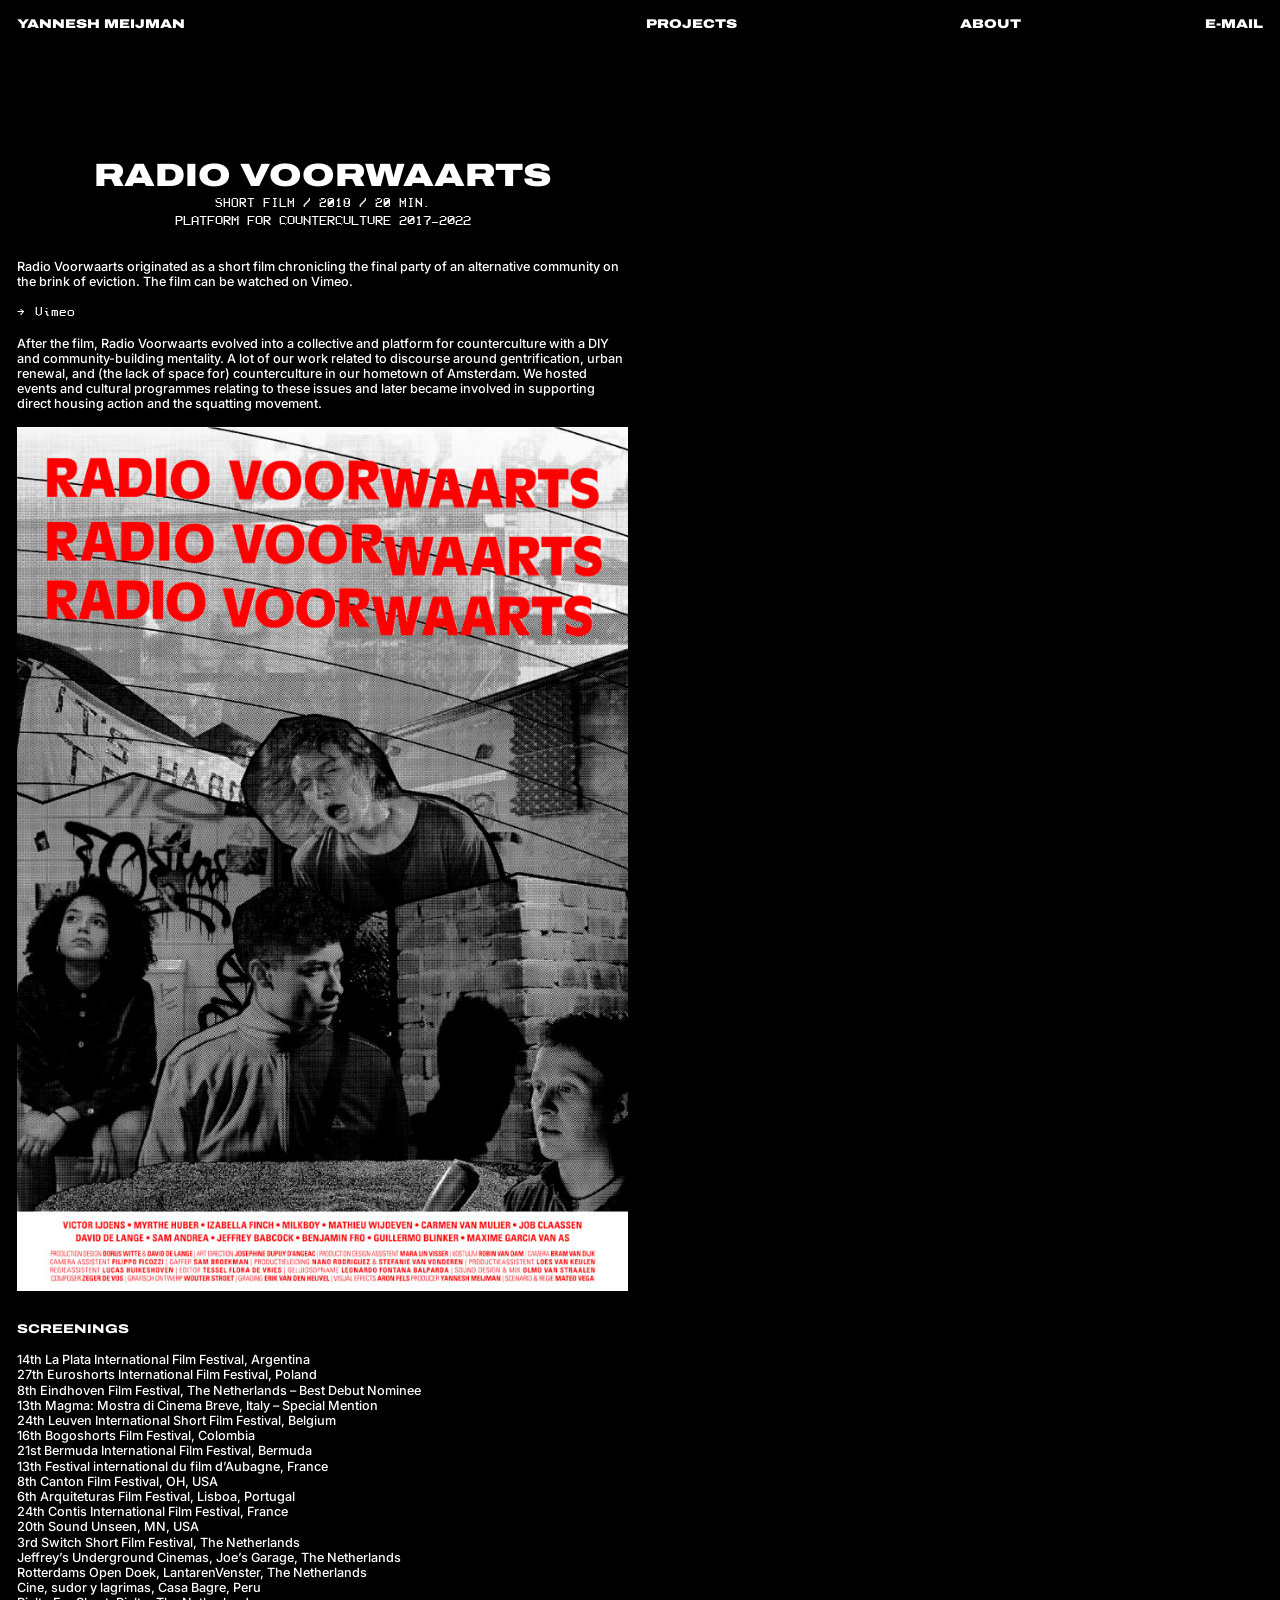
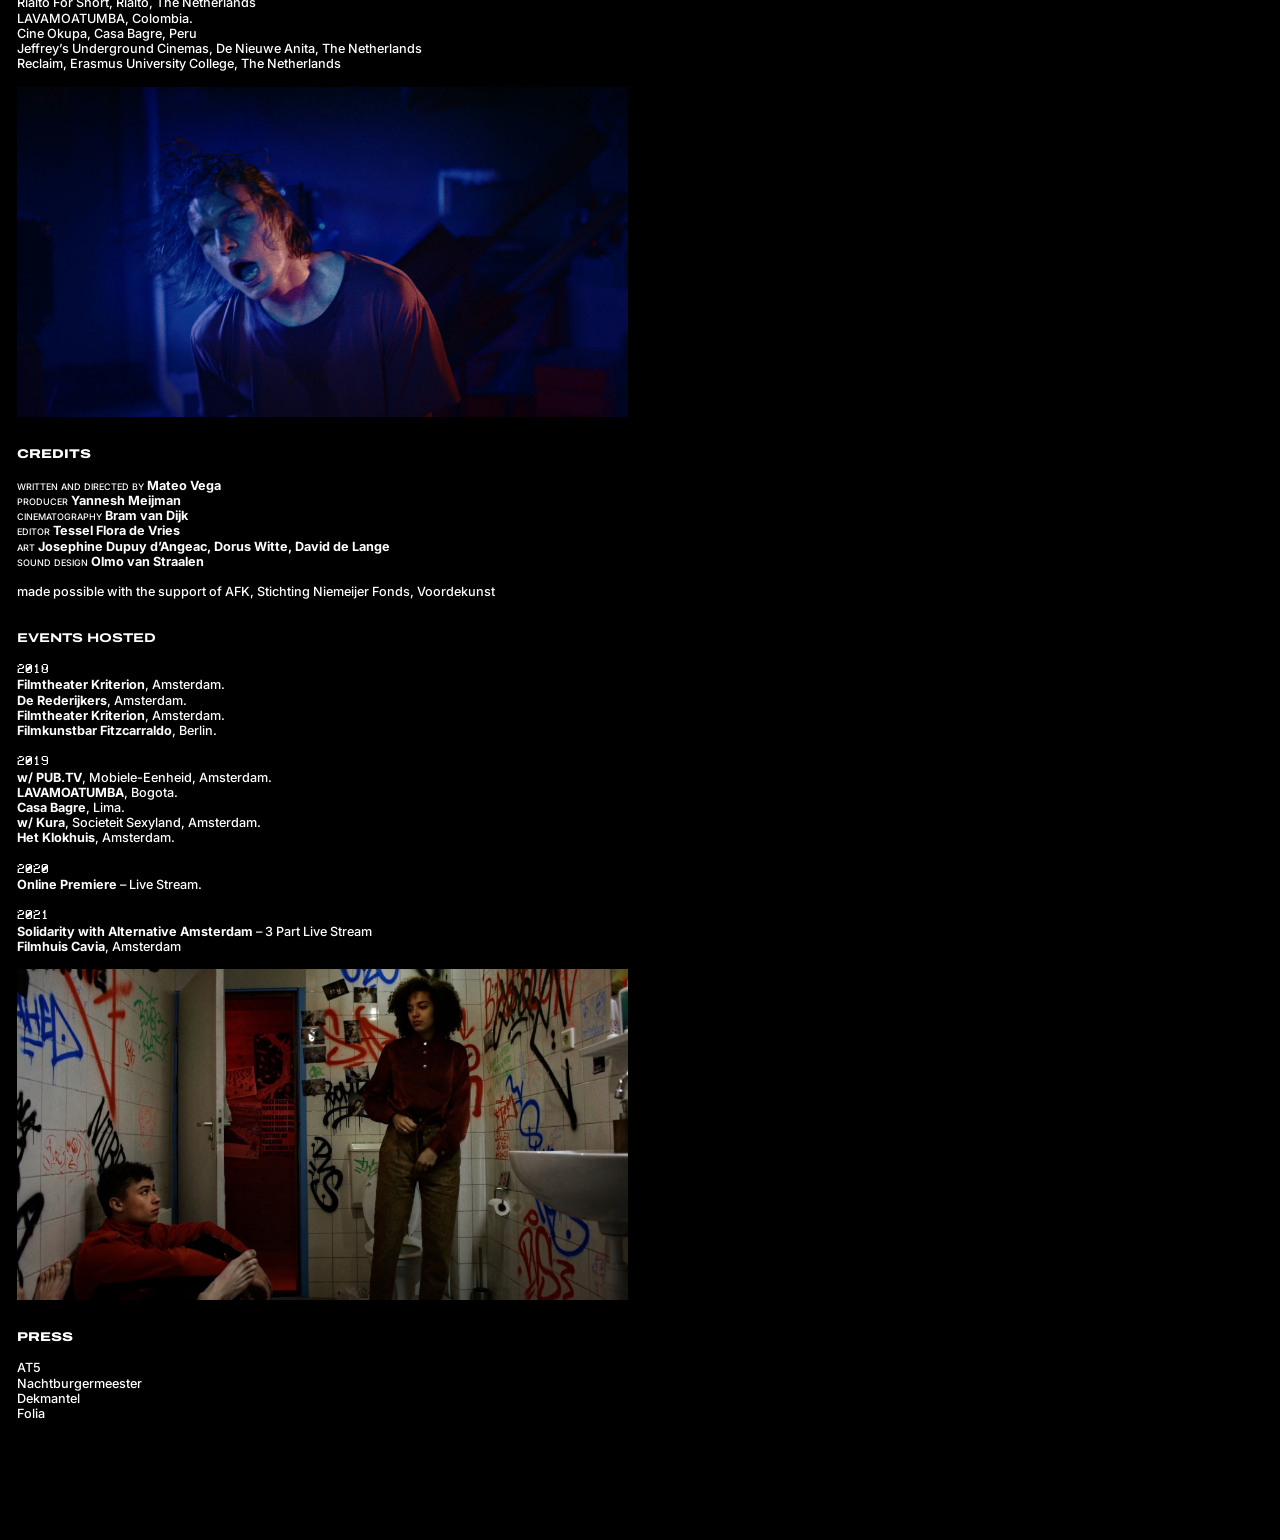
<file: radio-voorwaarts/index.html>
<!doctype html>
<html lang="en">
<head>
  <meta charset="utf-8">
  <meta name="viewport" content="width=device-width, initial-scale=1">
  <title>Radio Voorwaarts — Yannesh Meijman</title>
  <meta name="description" content="Radio Voorwaarts SHORT FILM / 2018 / 20 MIN. Platform for counterculture 2017–2022 Radio Voorwaarts originated as a short film chronicling the final party ">
  <link rel="icon" href="../assets/favicon.ico">
  <link rel="stylesheet" href="../assets/css/site.css">
</head>
<body class="project">
  <header class="site-header desktop">
    <div class="cols">
      <div class="col" style="--span:6"><a class="header-link" href="../">Yannesh Meijman</a></div>
      <div class="col" style="--span:3"><a class="header-link" href="../projects/">Projects</a></div>
      <div class="col" style="--span:2"><a class="header-link" href="../about/">About</a></div>
      <div class="col right" style="--span:1"><a class="header-link" href="mailto:ymeijman@gmail.com">E-mail</a></div>
    </div>
  </header>
  <header class="site-header mobile">
    <a class="header-link" href="../">Yannesh Meijman</a>
    <span class="card-line">Filmmaker</span>
    <a class="card-line" href="mailto:ymeijman@gmail.com">ymeijman@gmail.com</a>
    <nav>
      <a class="header-link" href="../projects/">Projects</a>
      <a class="header-link" href="../about/">About</a>
    </nav>
  </header>
  <main class="project-page">
    <article class="content">
<div style="text-align: center"><span class="project-name">Radio Voorwaarts</span><h2>SHORT FILM / 2018 / 20 MIN.</h2><br><span class="sub-headline">Platform for counterculture 2017–2022</span><br>
<br>
</div>Radio Voorwaarts originated as a short film chronicling the final party of an alternative community on the brink of eviction. The film can be watched on <a href="https://vimeo.com/271714527">Vimeo</a>.<br>
<br>
<h2><span class="icon icon-arrow">→</span> <a href="https://vimeo.com/271714527" target="_blank">Vimeo</a><br>
</h2><br>
<br>After the film, Radio Voorwaarts evolved into a collective and platform for counterculture with a DIY and community-building mentality. A lot of our work related to discourse around gentrification, urban renewal, and (the lack of space for) counterculture in our hometown of Amsterdam. We hosted events and cultural programmes relating to these issues and later became involved in supporting direct housing action and the squatting movement.<br>
<br>
<h1><img class="media zoomable" src="../assets/media/main-poster-copy-e1587663447447.jpg" width="707" height="1000" alt="Radio Voorwaarts" loading="lazy"><br>
<br>
ScreeningS<br>
<br>
</h1><br>
14th La Plata International Film Festival, Argentina<br>27th Euroshorts International Film Festival, Poland<br>8th Eindhoven Film Festival, The Netherlands – Best Debut Nominee<br>13th Magma: Mostra di Cinema Breve, Italy – Special Mention<br>24th Leuven International Short Film Festival, Belgium<br>16th Bogoshorts Film Festival, Colombia<br>21st Bermuda International Film Festival, Bermuda<br>13th Festival international du film d’Aubagne, France<br>8th Canton Film Festival, OH, USA<br>6th Arquiteturas Film Festival, Lisboa, Portugal<br>24th Contis International Film Festival, France<br>20th Sound Unseen, MN, USA<br>3rd Switch Short Film Festival, The Netherlands<br>Jeffrey’s Underground Cinemas, Joe’s Garage, The Netherlands<br>Rotterdams Open Doek, LantarenVenster, The Netherlands<br>Cine, sudor y lagrimas, Casa Bagre, Peru<br>Rialto For Short, Rialto, The Netherlands<br>LAVAMOATUMBA, Colombia.<br>Cine Okupa, Casa Bagre, Peru<br>Jeffrey’s Underground Cinemas, De Nieuwe Anita, The Netherlands<br>Reclaim, Erasmus University College, The Netherlands<br>
<br>
<img class="media zoomable" src="../assets/media/radio-voorwaarts-screener-v1-00-02-12-08-still102-copy.jpg" width="1998" height="1080" alt="Radio Voorwaarts" loading="lazy"><br>
<br>
<b><h1>Credits<br>
<br>
</h1></b><br><span class="small-caps">written and directed by</span> <b>Mateo Vega<br>
</b><span class="small-caps">producer</span> <b>Yannesh Meijman<br>
</b><span class="small-caps">cinematography</span> <b>Bram van Dijk<br>
</b><span class="small-caps">editor</span><b> Tessel Flora de Vries<br>
</b><span class="small-caps">art</span> <b>Josephine Dupuy d’Angeac, Dorus Witte, David de Lange<br>
</b><span class="small-caps">sound design</span> <b>Olmo van Straalen<br>
<br>
</b>made possible with the support of AFK, Stichting Niemeijer Fonds, Voordekunst<br>
<br>
<br>
<h1><b>Events hosted</b></h1><br><br>
<h2>2018</h2><br>
<b>Filmtheater Kriterion</b>, Amsterdam.<br>
<b>De Rederijkers</b>, Amsterdam.<br>
<b>Filmtheater Kriterion</b>, Amsterdam.<br>
<b>Filmkunstbar Fitzcarraldo</b>, Berlin.<br>
<br><h2>2019</h2><br>
<b>w/ PUB.TV</b>, Mobiele-Eenheid, Amsterdam.<br>
<b>LAVAMOATUMBA</b>, Bogota.<br>
<b>Casa Bagre</b>, Lima.<br>
<b>w/ Kura</b>, Societeit Sexyland, Amsterdam.<br>
<b>Het Klokhuis</b>, Amsterdam.<br>
<br><h2>2020</h2><br>
<b>Online Premiere</b> – Live Stream.<br>
<br><h2>2021</h2><br>
<b>Solidarity with Alternative Amsterdam</b> – 3 Part Live Stream<br>
<b>Filmhuis Cavia</b>, Amsterdam<br>
<br>
<img class="media zoomable" src="../assets/media/radio-voorwaarts-stilll-wc120.jpg" width="1920" height="1038" alt="Radio Voorwaarts" loading="lazy"><br>
<br>
<h1>PresS<br>
<br>
</h1><br>
<a href="https://www.at5.nl/artikelen/189682/filmakers-maken-korte-film-over-kraakpand-in-noord-een-verlies-van-thuishoren">AT5</a><br>
<a href="https://nachtburgemeester.amsterdam/De-Rookruimte-3-met-cultuurwethouder-Touria-Meliani-en-filmmaker">Nachtburgermeester</a><br>
<a href="https://dekmantel.com/editorial/what-to-watch-short-films">Dekmantel</a><br>
<a href="https://www.folia.nl/actueel/120970/we-willen-met-deze-film-het-effect-van-stedelijke-vernieuwing-laten-zien">Folia</a><br>
<br>
<br>
<br>
<br>
    </article>
    <div class="backdrop" data-youtube="fXKGG3rrLxw" data-fit="contain" data-title="Radio Voorwaarts — loop"><div class="frame"></div></div>
  </main>
  <script src="../assets/js/site.js" defer></script>
</body>
</html>
</file>
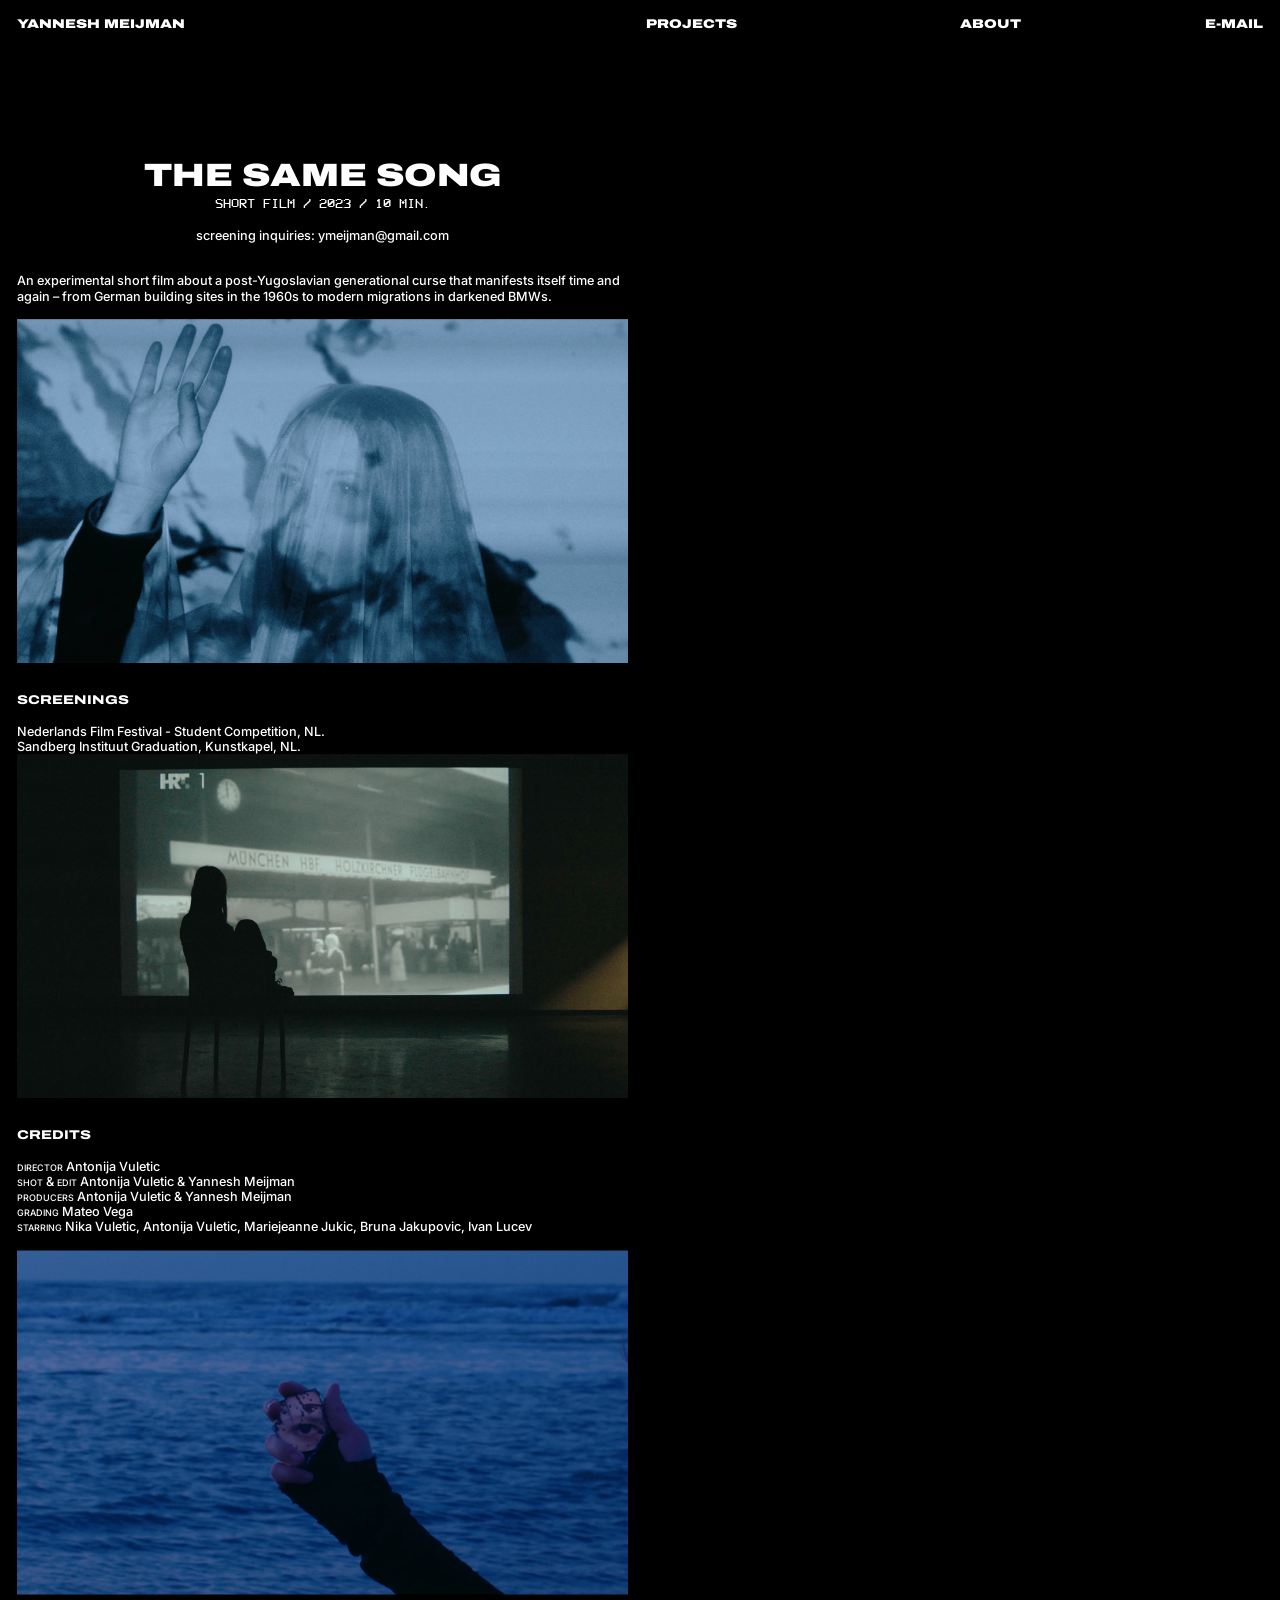
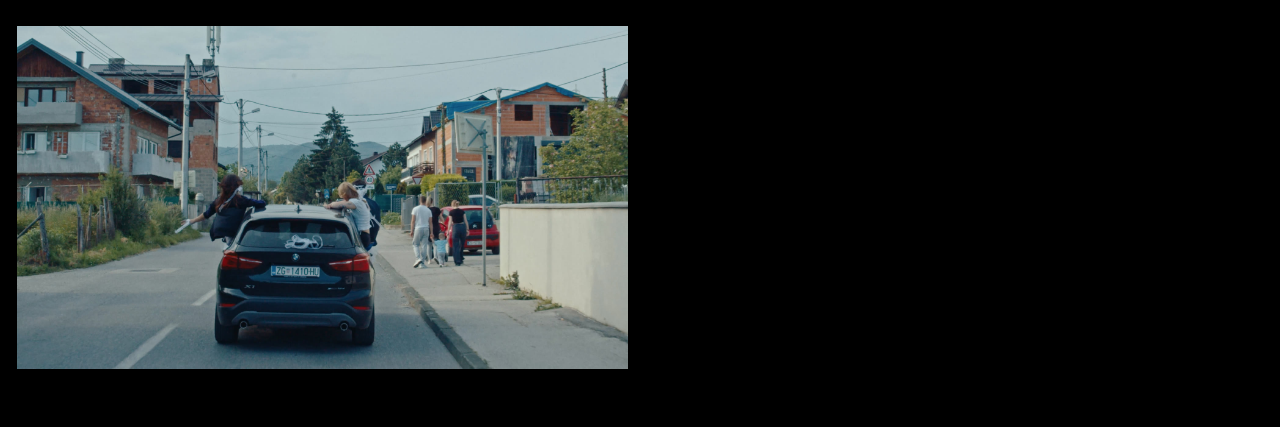
<file: the-same-song/index.html>
<!doctype html>
<html lang="en">
<head>
  <meta charset="utf-8">
  <meta name="viewport" content="width=device-width, initial-scale=1">
  <title>The Same Song — Yannesh Meijman</title>
  <meta name="description" content="ThE same song short film / 2023 / 10 Min. screening inquiries: ymeijman@gmail.com An experimental short film about a post-Yugoslavian generational curse th">
  <link rel="icon" href="../assets/favicon.ico">
  <link rel="stylesheet" href="../assets/css/site.css">
</head>
<body class="project">
  <header class="site-header desktop">
    <div class="cols">
      <div class="col" style="--span:6"><a class="header-link" href="../">Yannesh Meijman</a></div>
      <div class="col" style="--span:3"><a class="header-link" href="../projects/">Projects</a></div>
      <div class="col" style="--span:2"><a class="header-link" href="../about/">About</a></div>
      <div class="col right" style="--span:1"><a class="header-link" href="mailto:ymeijman@gmail.com">E-mail</a></div>
    </div>
  </header>
  <header class="site-header mobile">
    <a class="header-link" href="../">Yannesh Meijman</a>
    <span class="card-line">Filmmaker</span>
    <a class="card-line" href="mailto:ymeijman@gmail.com">ymeijman@gmail.com</a>
    <nav>
      <a class="header-link" href="../projects/">Projects</a>
      <a class="header-link" href="../about/">About</a>
    </nav>
  </header>
  <main class="project-page">
    <article class="content">
<a class="project-name" href="../the-same-song/">ThE same song</a><div style="text-align: center"><h2><span class="sub-headline">short film / 2023 / 10 Min.</span></h2></div><div style="text-align: center"><br>screening inquiries: <a href="mailto:ymeijman@gmail.com">ymeijman@gmail.com</a><br>
<br>
</div><br>
An experimental short film about a post-Yugoslavian generational curse that manifests itself time and again – from German building sites in the 1960s to modern migrations in darkened BMWs.<br>
<br>
<img class="media zoomable" src="../assets/media/av-still2023-still-copy.jpg" width="5334" height="3000" alt="The Same Song" loading="lazy"><br>
<br><b><h1>Screenings<br>
<br>
</h1></b><br>
Nederlands Film Festival - Student Competition, NL.<b><br>
</b>Sandberg Instituut Graduation, Kunstkapel, NL.<br>
<img class="media zoomable" src="../assets/media/av-still2023-still-copy-2.jpg" width="5334" height="3000" alt="The Same Song" loading="lazy"><br>
<b><h1><br>
Credits</h1></b><br>
<br><span class="small-caps">director</span> Antonija Vuletic<br><span class="small-caps">shot &#x26; edit</span> Antonija Vuletic &#x26; Yannesh Meijman<br><span class="small-caps">producers</span> Antonija Vuletic &#x26; Yannesh Meijman<br><span class="small-caps">grading</span> Mateo Vega<br><span class="small-caps">starring</span> Nika Vuletic, Antonija Vuletic, Mariejeanne Jukic, Bruna Jakupovic, Ivan Lucev
<br>
<br>
<img class="media zoomable" src="../assets/media/screenshot-2023-07-06-at-07-59-45.jpg" width="2556" height="1444" alt="The Same Song" loading="lazy"><br>
<br>
<img class="media zoomable" src="../assets/media/av-still2023-still-copy-4.jpg" width="5334" height="3000" alt="The Same Song" loading="lazy">
    </article>
    <div class="backdrop" data-youtube="dL3fpyiUQX4" data-fit="contain" data-title="The Same Song — loop"><div class="frame"></div></div>
  </main>
  <script src="../assets/js/site.js" defer></script>
</body>
</html>
</file>
<file: assets/css/site.css>
/* ==========================================================================
   yanneshmeijman.com
   Original design: Studio SMS (Katharina Shafiei-Nasab & Alix Stria), built on Cargo.
   Rebuilt as a static site, October 2026.
   ========================================================================== */

/* ---------- Fonts ----------
   The Cargo site used "Gravity Variable" and "Walter Neue Variable", which are
   licensed only for use on Cargo. Archivo (wide, heavy) and Inter stand in for
   them. To use licensed files later, add @font-face rules and change the
   --font-* variables below — nothing else needs to change. */
@import url("https://fonts.googleapis.com/css2?family=Archivo:wdth,wght@62..125,100..900&family=Inter:wght@400..700&display=swap");

@font-face {
  font-family: "VCR OSD Mono";
  src: url("../fonts/VCROSD-Mono.woff") format("woff");
  font-display: swap;
}

:root {
  --font-display: "Archivo", "Helvetica Neue", Arial, sans-serif; /* was Gravity */
  --font-body: "Inter", "Helvetica Neue", Arial, sans-serif;      /* was Walter Neue */
  --font-mono: "VCR OSD Mono", "Courier New", monospace;

  --white: #ffffff;
  --black: #000000;
  --accent: #00ff11; /* active link colour */

  --header-h: 3.6rem;
  --pad: 1.5rem;
  --stroke: 3px;
}

/* Everything is sized in rem, and rem follows the viewport width, like Cargo. */
html { font-size: 0.9vw; }
@media (max-width: 767px) { html { font-size: 3.136vw; } }

*, *::before, *::after { box-sizing: border-box; }

html, body { margin: 0; background: var(--black); }

body {
  color: var(--white);
  font-family: var(--font-body);
  font-weight: 500;
  font-size: 1.1rem;
  line-height: 1.2;
  -webkit-font-smoothing: antialiased;
}
@media (max-width: 767px) { body { font-size: 1.4rem; } }

/* The signature look: white type with a black outline painted underneath, so
   text stays legible on top of video. */
body, h1, h2, .project-name, .sub-headline, .header-link {
  -webkit-text-stroke: var(--stroke) var(--black);
  paint-order: stroke fill;
}

a { color: inherit; text-decoration: none; }
a:active { opacity: 0.7; }
a.active { color: var(--accent); }

img, video { display: block; max-width: 100%; height: auto; }

/* ---------- Text styles ---------- */
h1, .h1 {
  font-family: var(--font-display);
  font-weight: 800;
  font-stretch: 125%;
  font-size: 1.1rem;
  line-height: 1.2;
  text-transform: uppercase;
  margin: 0;
  display: inline-block;
}

h2, .h2 {
  font-family: var(--font-mono);
  font-weight: 400;
  font-size: 1.1rem;
  line-height: 1.2;
  margin: 0;
  display: inline-block;
}

@media (max-width: 767px) {
  h1, .h1, h2, .h2 { font-size: 1.4rem; }
}

.project-name {
  display: block;
  font-family: var(--font-display);
  font-weight: 900;
  font-stretch: 125%;
  font-size: 2.8rem;
  line-height: 1.2;
  text-transform: uppercase;
  text-align: center;
  --stroke: 5px;
}

.sub-headline {
  display: block;
  font-family: var(--font-mono);
  font-weight: 400;
  font-size: 1.2rem;
  line-height: 1.2;
  text-transform: uppercase;
}

@media (max-width: 767px) {
  .project-name { font-size: 2rem; --stroke: 4px; }
  .sub-headline { font-size: 1.4rem; text-align: center; }
}

small { font-size: 1em; } /* Cargo wrapped headings in <small> without shrinking them */

.small-caps { font-variant: small-caps; text-transform: lowercase; }
sub { position: relative; vertical-align: baseline; top: 0.3em; }
sup { position: relative; vertical-align: baseline; top: -0.4em; }
ol { margin: 0; padding: 0 0 0 2.5em; list-style-type: decimal-leading-zero; }
ul { margin: 0; padding: 0 0 0 2em; }
blockquote { margin: 0; padding: 0 0 0 2em; }

ul.lineated { list-style: none; margin: 0 0 0 1.2em; padding: 0; text-indent: -1.2em; }
.icon { display: inline-block; width: 1.2em; text-indent: 0; text-align: left; }
.icon-arrow { width: auto; margin-right: 0.15em; }

hr { background: var(--white); border: 0; height: 1px; margin: 0 0 1rem; }

/* Column layouts (Cargo "column-set"): a 12 column grid. */
.cols {
  display: grid;
  grid-template-columns: repeat(12, minmax(0, 1fr));
  column-gap: var(--gutter, 1rem);
}
.cols > .col { grid-column: span var(--span, 12); }
@media (max-width: 767px) {
  .cols:not(.keep-mobile) { display: block; }
  .cols:not(.keep-mobile) > .col + .col { margin-top: 2rem; }
}

/* ---------- Header ---------- */
.site-header {
  position: fixed;
  inset: 0 0 auto 0;
  z-index: 100;
  padding: var(--pad);
}
.header-link {
  display: block;
  font-family: var(--font-display);
  font-weight: 900;
  font-stretch: 125%;
  font-size: 1.1rem;
  line-height: 1.2;
  text-transform: uppercase;
}
.site-header .cols { --gutter: 1rem; }
.site-header .right { text-align: right; }

.site-header.mobile { display: none; }

@media (max-width: 767px) {
  .site-header.desktop { display: none; }
  .site-header.mobile {
    display: block;
    background: var(--black);
    text-align: center;
  }
  .site-header.mobile .header-link { font-size: 1.4rem; }
  .site-header.mobile .card-line {
    display: block;
    font-family: var(--font-mono);
    font-size: 2rem;
    line-height: 1.3;
    text-transform: uppercase;
  }
  .site-header.mobile nav {
    display: flex;
    justify-content: space-between;
    margin-top: 1.2rem;
  }
  :root { --header-h: 0px; }
  main { padding-top: var(--mobile-header-h, 15rem); }
}

/* ---------- Background video / image ("backdrop") ----------
   A box that shows one YouTube loop, video file or image, either fitted
   (contain) or filling (cover) the box. Sizing is done in site.js. */
.backdrop {
  position: relative;
  overflow: hidden;
  background: var(--black);
}
.backdrop .frame {
  position: absolute;
  left: 50%;
  top: 50%;
  transform: translate(-50%, -50%);
  overflow: hidden;
}
.backdrop iframe {
  position: absolute;
  left: 0;
  border: 0;
  width: 100%;
  pointer-events: none;
}
.backdrop .poster,
.backdrop video,
.backdrop .frame > img {
  position: absolute;
  inset: 0;
  width: 100%;
  height: 100%;
  object-fit: cover;
  max-width: none;
}
.backdrop iframe { opacity: 0; transition: opacity 0.6s ease; }
.backdrop.playing iframe { opacity: 1; }

/* ---------- Home ---------- */
.home .backdrop {
  position: fixed;
  inset: 0;
}
.home main {
  position: relative;
  min-height: 100vh;
  display: flex;
  justify-content: flex-end;
  align-items: flex-end;
  padding: 0 0 7.4rem 0;
  pointer-events: none;
}
.home .card-slot {
  width: 40%;
  display: flex;
  justify-content: center;
}

.business-card {
  pointer-events: auto;
  display: inline-block;
  font-family: var(--font-mono);
  font-weight: 400;
  font-size: 1.76rem; /* 2.2rem × 0.8, as on the Cargo site */
  line-height: 1.2;
  text-transform: uppercase;
  text-align: center;
  color: var(--black);
  background: var(--white);
  -webkit-text-stroke: 1px var(--black);
  border: 0.3rem solid rgba(0, 0, 0, 0.85);
  padding: 1rem 3rem;
  filter: drop-shadow(0.6rem 0.6rem 0 rgba(0, 0, 0, 0.85));
  transform: translate(var(--dx, 0px), var(--dy, 0px)) rotate(-5deg);
  cursor: grab;
  user-select: none;
  touch-action: none;
}
.business-card:active { cursor: grabbing; }
.business-card a { color: var(--black); }

@media (max-width: 767px) {
  .home main { display: none; }
  .home .backdrop.desktop-only { display: none; }
  .home .backdrop.mobile-only {
    display: block;
    position: fixed;
    inset: var(--mobile-header-h, 15rem) 0.6rem 0.6rem 0.6rem;
  }
}
.backdrop.mobile-only { display: none; }

/* ---------- Projects index ---------- */
.project-row {
  display: flex;
  min-height: calc(100vh - var(--header-h));
}
.project-row:first-child { margin-top: var(--header-h); }
.project-row .row-text {
  width: 50%;
  display: flex;
  flex-direction: column;
  justify-content: center;
  align-items: center;
  text-align: center;
  padding: 2rem 1rem;
}
.project-row .backdrop {
  width: 50%;
  position: sticky;
  top: var(--header-h);
  height: calc(100vh - var(--header-h));
}
.project-row .row-text .sub-headline { margin-top: 0; }

@media (max-width: 767px) {
  .project-row {
    position: relative;
    min-height: 100svh;
    margin-top: 0 !important;
  }
  .project-row .backdrop {
    position: absolute;
    inset: 0;
    width: 100%;
    height: 100%;
  }
  .project-row .row-text {
    position: relative;
    z-index: 1;
    width: 100%;
  }
}

/* ---------- Project detail pages ---------- */
.project-page {
  display: flex;
  align-items: flex-start;
  margin-top: var(--header-h);
}
.project-page .content {
  width: 50%;
  padding: 10rem 1rem 5rem 1.5rem;
  background: var(--black);
}
.project-page .backdrop {
  width: 50%;
  position: sticky;
  top: var(--header-h);
  height: calc(100vh - var(--header-h));
}
.project-page .intro { text-align: center; }

@media (max-width: 767px) {
  .project-page { margin-top: 0; }
  .project-page .content { width: 100%; padding: 3rem var(--pad) 5rem; }
  .project-page .backdrop { display: none; }
}

/* Media inside page text */
.content .media { width: 100%; height: auto; margin: 0; }
.content .media.zoomable { cursor: zoom-in; }

/* ---------- About ---------- */
.about main {
  padding: calc(var(--header-h) + 2rem) var(--pad) var(--pad);
  min-height: 100vh;
}
.about .credit { text-align: right; margin-top: 4rem; }

/* The flying pigeon */
.flyer {
  position: fixed;
  top: 0;
  left: 0;
  width: 20vmax;
  pointer-events: none;
  z-index: 50;
  will-change: transform;
}

/* ---------- Lightbox for zoomable images ---------- */
.lightbox {
  position: fixed;
  inset: 0;
  z-index: 1000;
  background: var(--white);
  display: flex;
  align-items: center;
  justify-content: center;
  padding: 3rem;
  cursor: zoom-out;
}
.lightbox img { max-width: 100%; max-height: 100%; object-fit: contain; }
@media (max-width: 767px) { .lightbox { padding: 10px; } }
</file>
